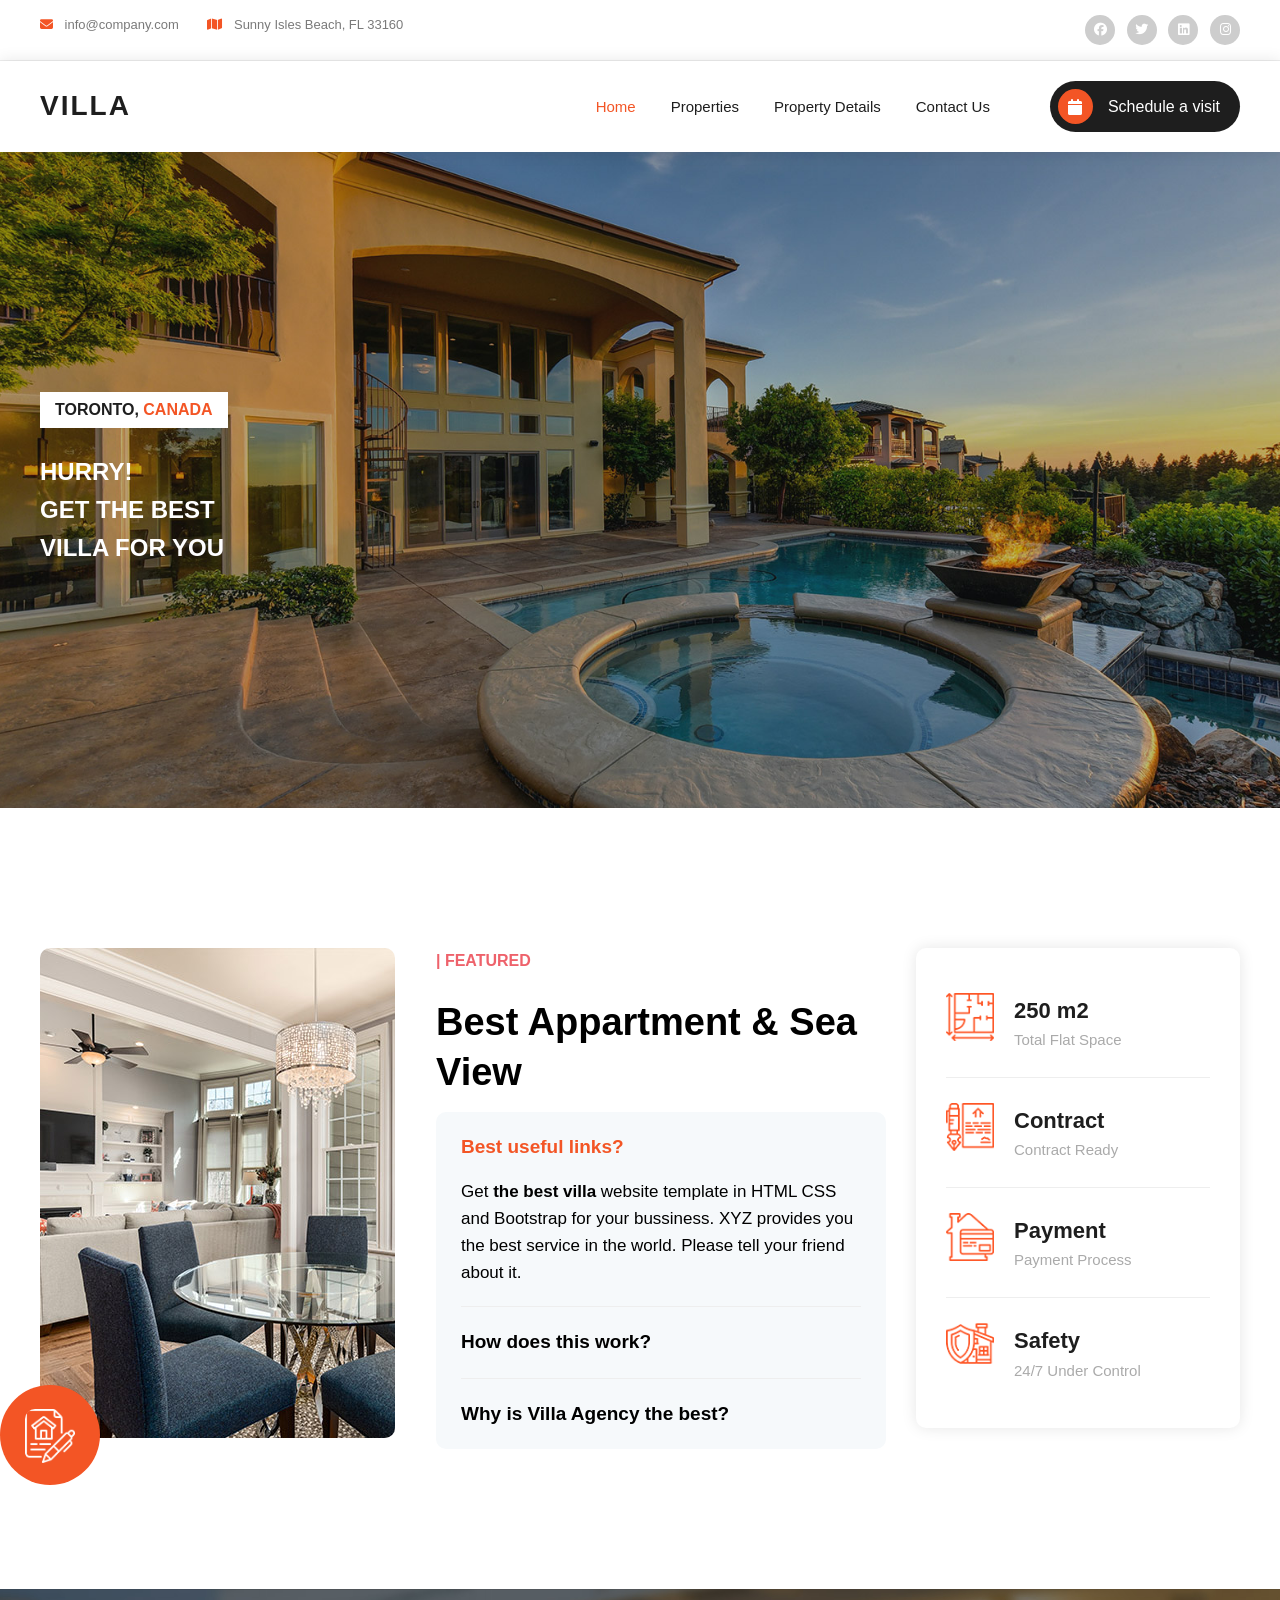
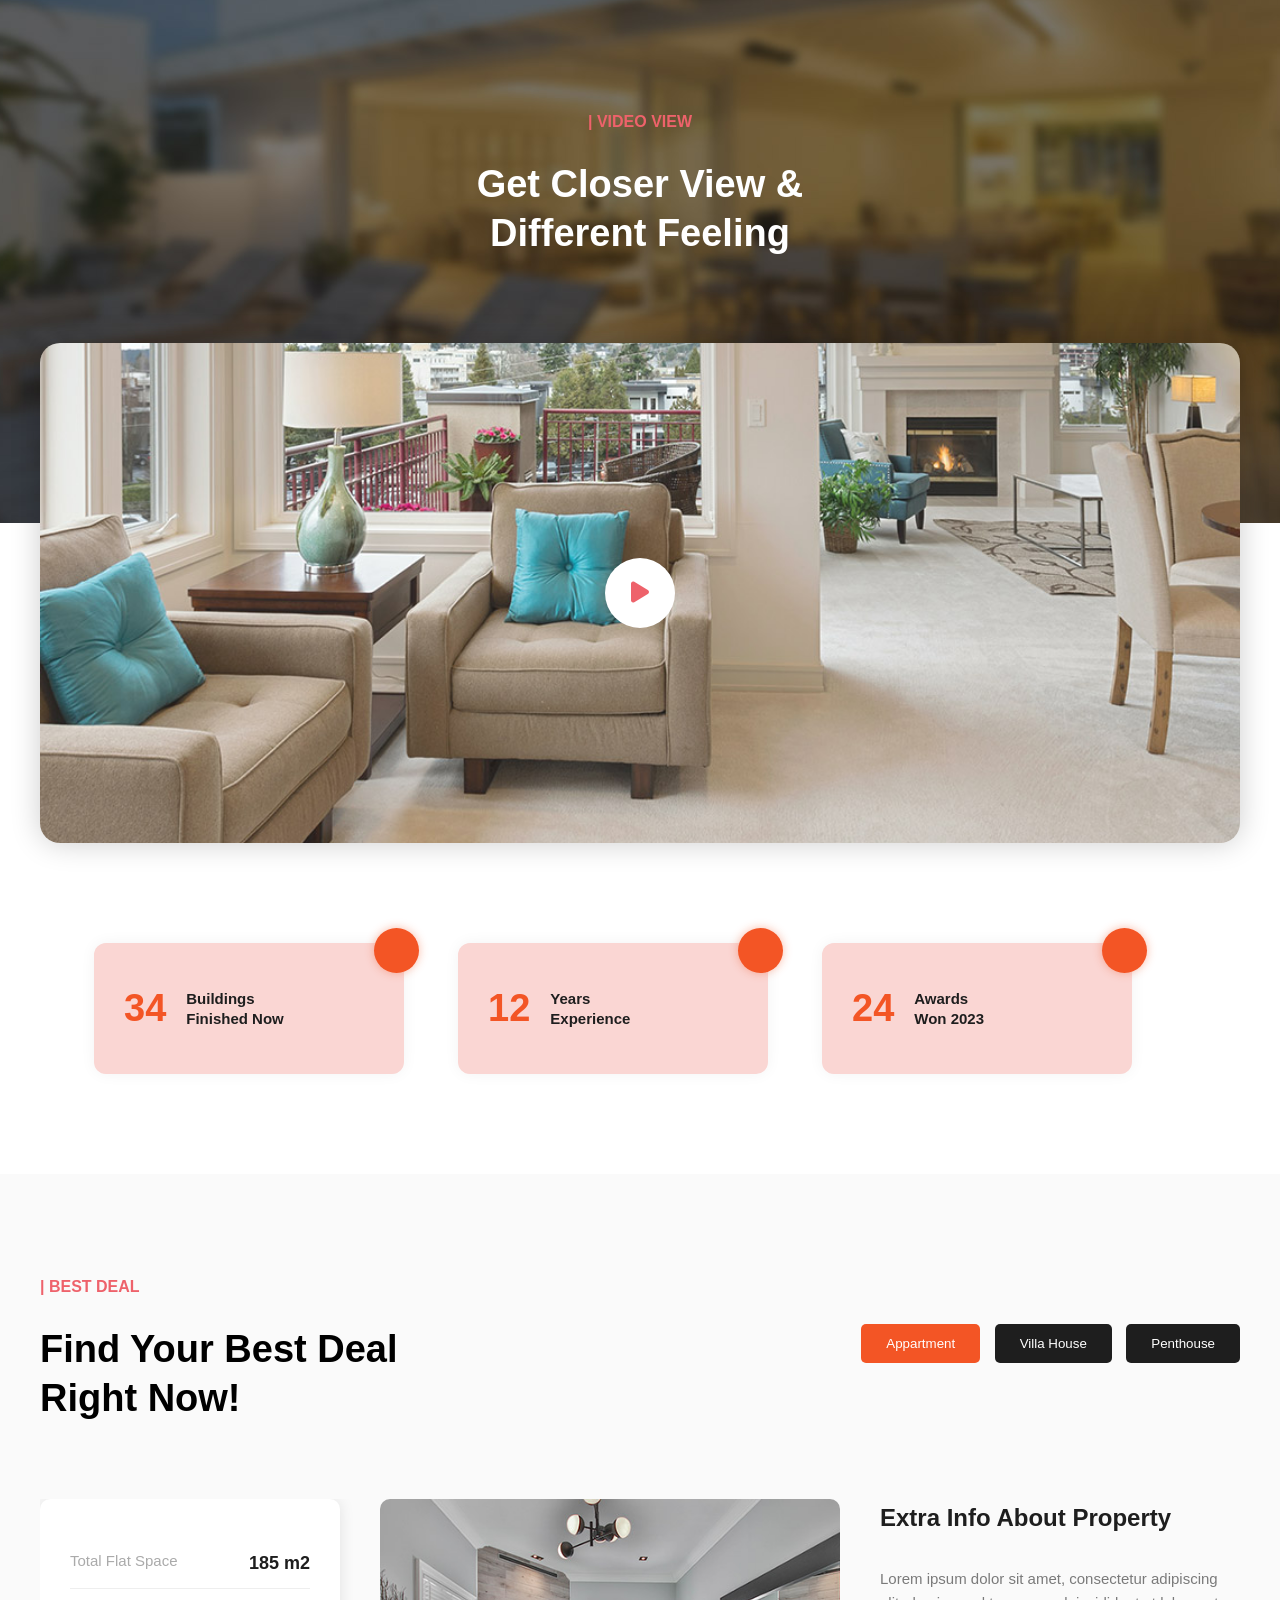
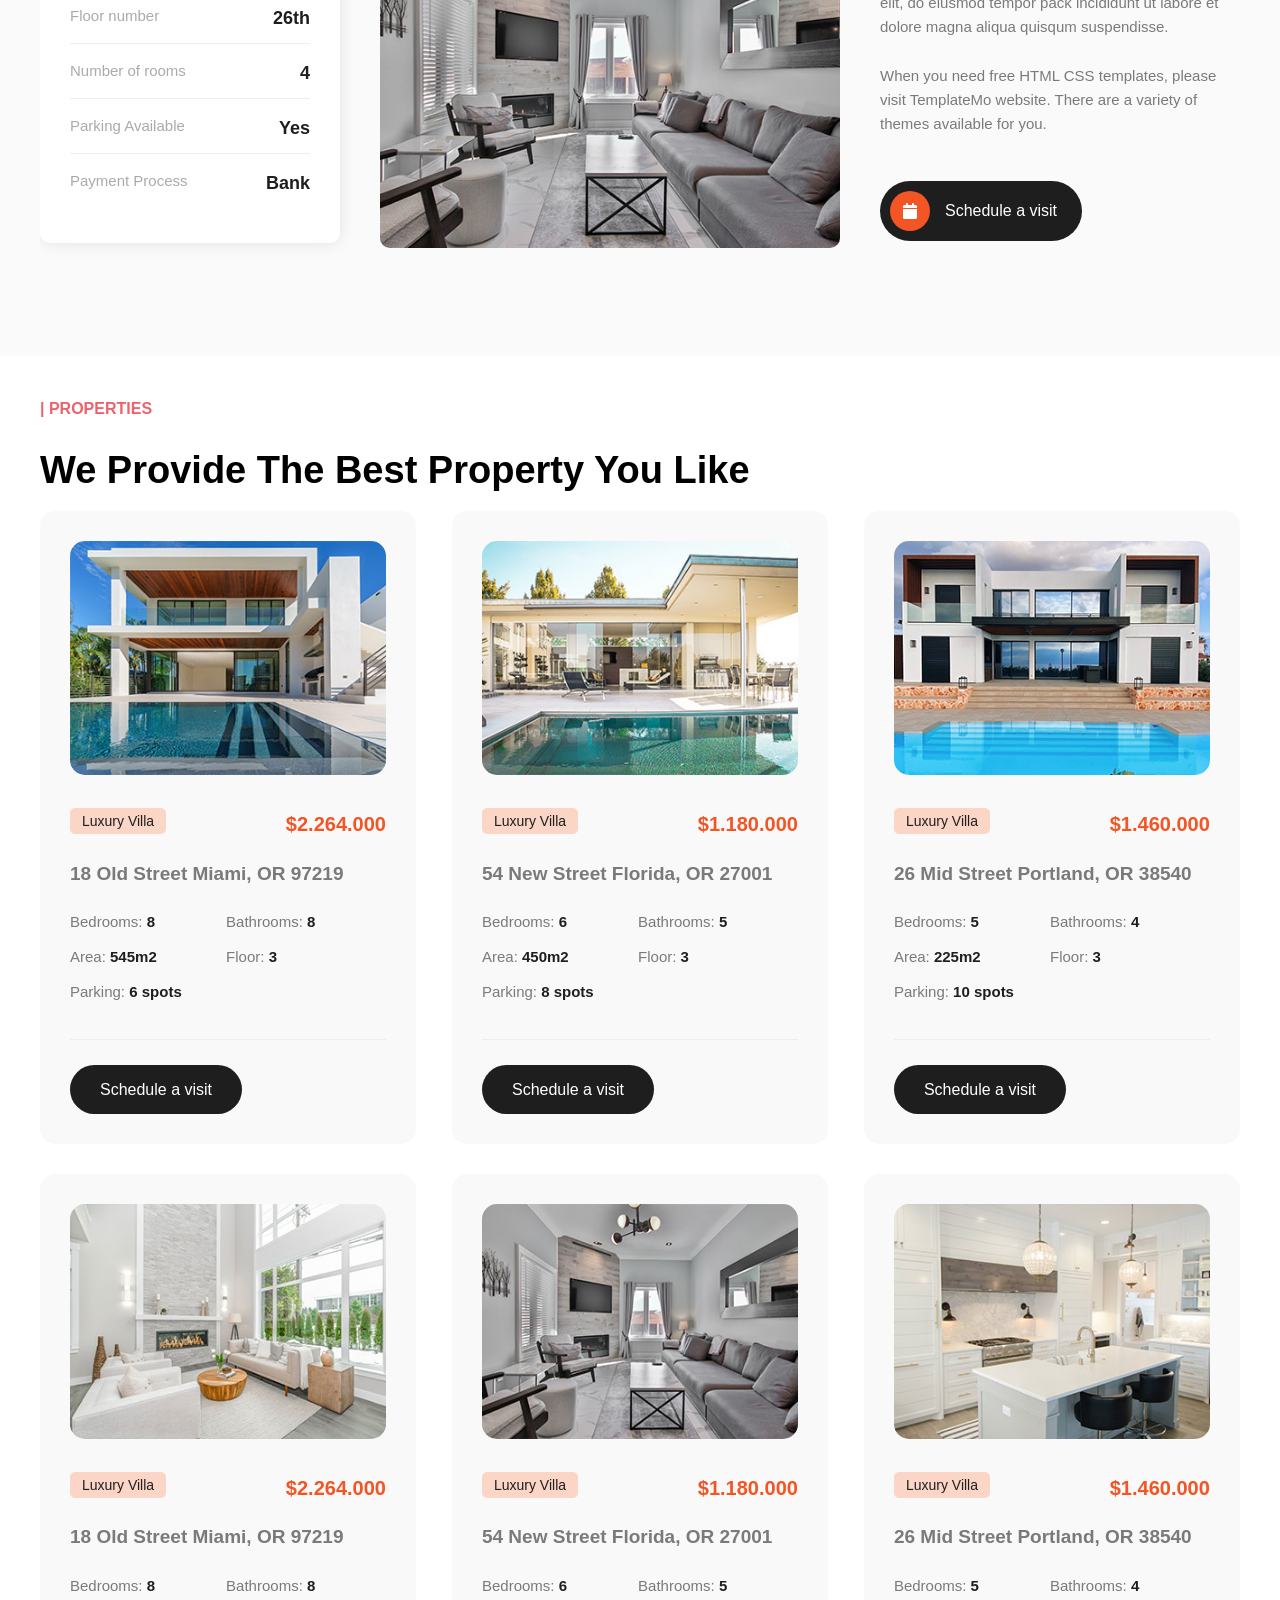
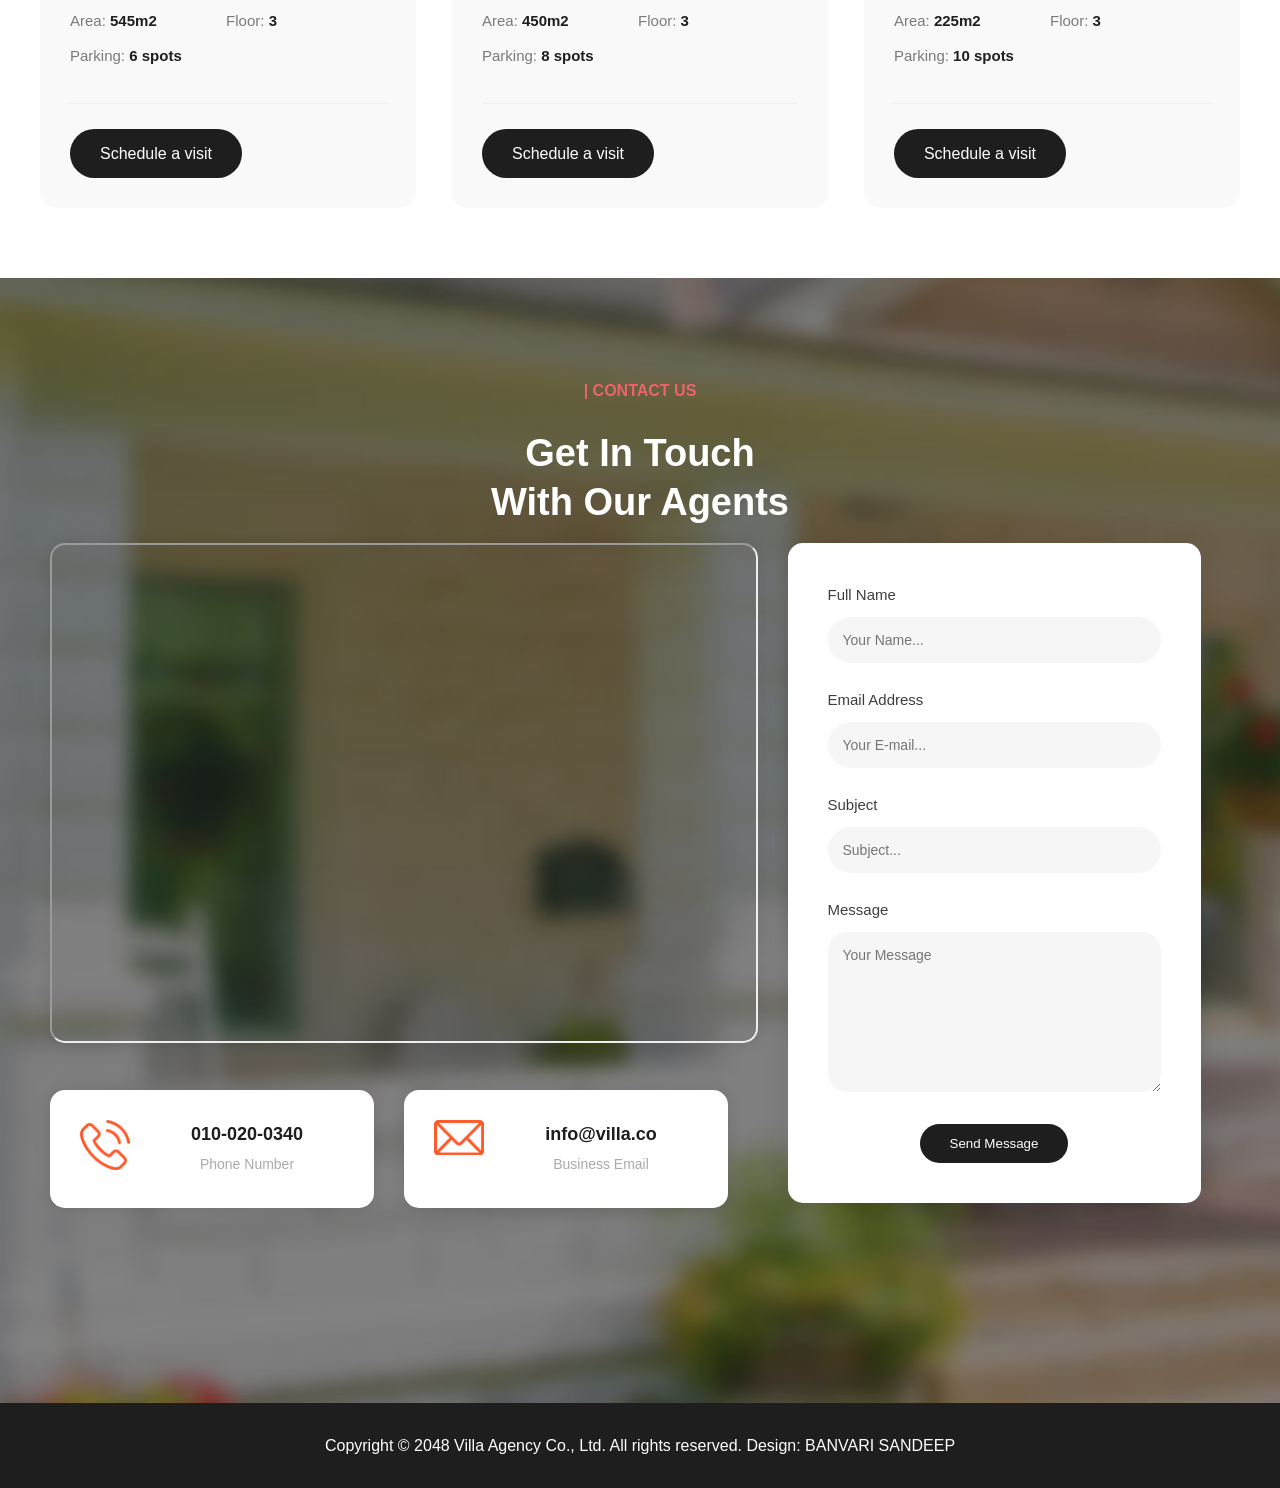
<file: index.html>
<!DOCTYPE html>
<html lang="en">

<head>
    <meta charset="UTF-8">
    <meta name="viewport" content="width=device-width, initial-scale=1.0">
    <title>Villa Project</title>
    <link rel="stylesheet" href="./style.css">
    <!-- Icons -->
    <link rel="stylesheet" href="https://cdnjs.cloudflare.com/ajax/libs/font-awesome/6.4.0/css/all.min.css">
</head>

<body>
    <!-- TOP BAR -->
    <div class="top-info">
        <div class="container clearfix">
            <div class="info-left">
                <div class="info-box"><i class="fa-solid fa-envelope"></i> info@company.com</div>
                <div class="info-box"><i class="fa-solid fa-map"></i> Sunny Isles Beach, FL 33160</div>
            </div>
            <div class="info-right">
                <div class="social-icons">
                    <a href="#"><i class="fa-brands fa-facebook"></i></a>
                    <a href="#"><i class="fa-brands fa-twitter"></i></a>
                    <a href="#"><i class="fa-brands fa-linkedin"></i></a>
                    <a href="#"><i class="fa-brands fa-instagram"></i></a>
                </div>
            </div>
        </div>
    </div>
    <!-- HEADER -->
    <header class="header">
        <div class="container clear">
            <a href="index.html" class="logo">VILLA</a>

            <!-- Mobile Menu Button -->
            <button class="menu-toggle" id="menuToggle">
                <i class="fa-solid fa-bars"></i>
            </button>

            <nav class="nav clear" id="navbar">
                <ul class="menu">
                    <li><a href="index.html" class="active">Home</a></li>
                    <li><a href="properties.html">Properties</a></li>
                    <li><a href="property-details.html">Property Details</a></li>
                    <li><a href="contact.html">Contact Us</a></li>
                </ul>

                <a href="#" class="schedule-btn">
                    <div class="round-icon">
                        <i class="fa-solid fa-calendar"></i>
                    </div>
                    Schedule a visit
                </a>
            </nav>
        </div>
    </header>
    <!-- HERO SECTION -->
    <section class="hero">
        <div class="container">
            <div class="label">TORONTO, <span class="orange-text">CANADA</span></div>
            <h1>HURRY!<br>GET THE BEST<br>VILLA FOR YOU</h1>
        </div>
    </section>

    <!-- FEATURED SECTION -->
    <section class="featured">
        <div class="container clearfix">

            <div class="featured-left">
                <img src="./Assets/featured.jpg" alt="Featured">
                <div class="info-icon"><img src="./Assets/featured-icon.png" alt="Icon"></div>
            </div>

            <div class="featured-middle">
                <div class="heading">
                    <h6>| Featured</h6>
                    <h2>Best Appartment & Sea View</h2>
                </div>
                <div class="accordion">
                    <div class="item">
                        <h4 class="orange-text">Best useful links?</h4>
                        <p style="font-size: 17px;">Get <strong>the best villa</strong> website template in HTML CSS and
                            Bootstrap for your bussiness. XYZ provides you the best service in the world. Please tell
                            your friend about it.</p>
                    </div>
                    <div class="item">
                        <h4>How does this work?</h4>
                    </div>
                    <div class="item">
                        <h4>Why is Villa Agency the best?</h4>
                    </div>
                </div>
            </div>

            <div class="featured-right">
                <div class="info-table">
                    <div class="info-item">
                        <img src="./Assets/info-icon-01.png" alt="Icon">
                        <div class="text">
                            <h4>250 m2</h4>
                            <p>Total Flat Space</p>
                        </div>
                    </div>
                    <div class="info-item">
                        <img src="./Assets/info-icon-02.png" alt="Icon">
                        <div class="text">
                            <h4>Contract</h4>
                            <p>Contract Ready</p>
                        </div>
                    </div>
                    <div class="info-item">
                        <img src="./Assets/info-icon-03.png" alt="Icon">
                        <div class="text">
                            <h4>Payment</h4>
                            <p>Payment Process</p>
                        </div>
                    </div>
                    <div class="info-item">
                        <img src="./Assets/info-icon-04.png" alt="Icon">
                        <div class="text">
                            <h4>Safety</h4>
                            <p>24/7 Under Control</p>
                        </div>
                    </div>
                </div>
            </div>

        </div>
    </section>
    <!-- VIDEO SECTION -->
    <div class="video-section">
        <div class="container">
            <div class="heading">
                <h6>| Video View</h6>
                <h2>Get Closer View & <br>Different Feeling</h2>
            </div>
        </div>
    </div>
    <section class="video-container">
        <div class="container">
            <div class="video-content">
                <a href="#" class="play-btn"><i class="fa fa-play"></i></a>
            </div>
        </div>
    </section>
    <!-- STATS SECTION -->
    <section class="stats">
        <div class="container clearfix">
            <div class="stat-card">
                <h2>34</h2>
                <p>Buildings <br>Finished Now</p>
                <div class="dot"></div>
            </div>
            <div class="stat-card">
                <h2>12</h2>
                <p>Years <br>Experience</p>
                <div class="dot"></div>
            </div>
            <div class="stat-card">
                <h2>24</h2>
                <p>Awards <br>Won 2023</p>
                <div class="dot"></div>
            </div>
        </div>
    </section>
    <!-- BEST DEAL SECTION -->
    <section class="best-deal">
        <div class="container">
            <div class="clearfix">
                <div class="heading">
                    <h6>| Best Deal</h6>
                    <h2>Find Your Best Deal <br> Right Now!</h2>
                </div>
                <div class="deal-tabs">
                    <button class="tab-button active">Appartment</button>
                    <button class="tab-button">Villa House</button>
                    <button class="tab-button">Penthouse</button>
                </div>
            </div>

            <div class="deal-content clearfix">
                <div class="deal-info">
                    <ul>
                        <li>Total Flat Space <span>185 m2</span></li>
                        <li>Floor number <span>26th</span></li>
                        <li>Number of rooms <span>4</span></li>
                        <li>Parking Available <span>Yes</span></li>
                        <li>Payment Process <span>Bank</span></li>
                    </ul>
                </div>
                <div class="deal-image">
                    <img src="./Assets/deal-01.jpg" alt="Deal">
                </div>
                <div class="deal-text">
                    <h3>Extra Info About Property</h3>
                    <p>Lorem ipsum dolor sit amet, consectetur adipiscing elit, do eiusmod tempor pack incididunt ut
                        labore et dolore magna aliqua quisqum suspendisse.</p>
                    <p>When you need free HTML CSS templates, please visit TemplateMo website. There are a variety of
                        themes available for you.</p>
                    <a href="#" class="visit-button">
                        <div class="icon-circle"><i class="fa-solid fa-calendar"></i></div>
                        Schedule a visit
                    </a>
                </div>
            </div>
        </div>
    </section>
    <!-- PROPERTIES SECTION -->
    <section class="properties">
        <div class="container clearfix">
            <div class="heading">
                <h6>| Properties</h6>
                <h2>We Provide The Best Property You Like</h2>
            </div>

            <div class="house-grid clearfix">
                <!-- Property 1 -->
                <div class="house-box">
                    <img src="./Assets/property-01.jpg" alt="Property">
                    <span class="tag">Luxury Villa</span>
                    <span class="price">$2.264.000</span>
                    <h4>18 Old Street Miami, OR 97219</h4>
                    <ul>
                        <li>Bedrooms: <b>8</b></li>
                        <li>Bathrooms: <b>8</b></li>
                        <li>Area: <b>545m2</b></li>
                        <li>Floor: <b>3</b></li>
                        <li>Parking: <b>6 spots</b></li>
                    </ul>
                    <div><a href="#" class="black-button">Schedule a visit</a></div>
                </div>

                <!-- Property 2 -->
                <div class="house-box">
                    <img src="./Assets/property-02.jpg" alt="Property">
                    <span class="tag">Luxury Villa</span>
                    <span class="price">$1.180.000</span>
                    <h4>54 New Street Florida, OR 27001</h4>
                    <ul>
                        <li>Bedrooms: <b>6</b></li>
                        <li>Bathrooms: <b>5</b></li>
                        <li>Area: <b>450m2</b></li>
                        <li>Floor: <b>3</b></li>
                        <li>Parking: <b>8 spots</b></li>
                    </ul>
                    <div><a href="#" class="black-button">Schedule a visit</a></div>
                </div>

                <!-- Property 3 -->
                <div class="house-box">
                    <img src="./Assets/property-03.jpg" alt="Property">
                    <span class="tag">Luxury Villa</span>
                    <span class="price">$1.460.000</span>
                    <h4>26 Mid Street Portland, OR 38540</h4>
                    <ul>
                        <li>Bedrooms: <b>5</b></li>
                        <li>Bathrooms: <b>4</b></li>
                        <li>Area: <b>225m2</b></li>
                        <li>Floor: <b>3</b></li>
                        <li>Parking: <b>10 spots</b></li>
                    </ul>
                    <div><a href="#" class="black-button">Schedule a visit</a></div>
                </div>
            </div>
            <div class="house-grid clearfix">
                <!-- Property 4 -->
                <div class="house-box">
                    <img src="./Assets/property-04.jpg" alt="Property">
                    <span class="tag">Luxury Villa</span>
                    <span class="price">$2.264.000</span>
                    <h4>18 Old Street Miami, OR 97219</h4>
                    <ul>
                        <li>Bedrooms: <b>8</b></li>
                        <li>Bathrooms: <b>8</b></li>
                        <li>Area: <b>545m2</b></li>
                        <li>Floor: <b>3</b></li>
                        <li>Parking: <b>6 spots</b></li>
                    </ul>
                    <div><a href="#" class="black-button">Schedule a visit</a></div>
                </div>

                <!-- Property 5 -->
                <div class="house-box">
                    <img src="./Assets/property-05.jpg" alt="Property">
                    <span class="tag">Luxury Villa</span>
                    <span class="price">$1.180.000</span>
                    <h4>54 New Street Florida, OR 27001</h4>
                    <ul>
                        <li>Bedrooms: <b>6</b></li>
                        <li>Bathrooms: <b>5</b></li>
                        <li>Area: <b>450m2</b></li>
                        <li>Floor: <b>3</b></li>
                        <li>Parking: <b>8 spots</b></li>
                    </ul>
                    <div><a href="#" class="black-button">Schedule a visit</a></div>
                </div>

                <!-- Property 6 -->
                <div class="house-box">
                    <img src="./Assets/property-06.jpg" alt="Property">
                    <span class="tag">Luxury Villa</span>
                    <span class="price">$1.460.000</span>
                    <h4>26 Mid Street Portland, OR 38540</h4>
                    <ul>
                        <li>Bedrooms: <b>5</b></li>
                        <li>Bathrooms: <b>4</b></li>
                        <li>Area: <b>225m2</b></li>
                        <li>Floor: <b>3</b></li>
                        <li>Parking: <b>10 spots</b></li>
                    </ul>
                    <div><a href="#" class="black-button">Schedule a visit</a></div>
                </div>
            </div>
        </div>
    </section>

    <!-- CONTACT SECTION -->
    <section class="contact">
        <div class="container">
            <div class="heading">
                <h6>| Contact Us</h6>
                <h2>Get In Touch <br>With Our Agents</h2>
            </div>
            <div class="contact-layout clearfix">
                <div class="contact-map">
                    <iframe
                        src="https://www.google.com/maps?q=1,4th Main Rd Extension Ayyappa Layout Marathahalli Bangalore 560037&output=embed"
                        width="100%" height="500" allowfullscreen=""></iframe>
                    <div class="contact-info-cards clearfix">
                        <div class="info-card">
                            <img src="./Assets/phone-icon.png" alt="Phone">
                            <h4>010-020-0340<br><span>Phone Number</span></h4>
                        </div>
                        <div class="info-card">
                            <img src="./Assets/email-icon.png" alt="Email">
                            <h4>info@villa.co<br><span>Business Email</span></h4>
                        </div>
                    </div>
                </div>
                <div class="contact-form">
                    <form>
                        <div class="field">
                            <label>Full Name</label>
                            <input type="text" placeholder="Your Name...">
                        </div>
                        <div class="field">
                            <label>Email Address</label>
                            <input type="email" placeholder="Your E-mail...">
                        </div>
                        <div class="field">
                            <label>Subject</label>
                            <input type="text" placeholder="Subject...">
                        </div>
                        <div class="field">
                            <label>Message</label>
                            <textarea placeholder="Your Message"></textarea>
                        </div>
                        <button class="black-button" type="submit">Send Message</button>
                    </form>
                </div>
            </div>
        </div>
    </section>
    <!-- FOOTER -->
    <footer class="footer">
        <p>Copyright &copy; 2048 Villa Agency Co., Ltd. All rights reserved. Design: BANVARI SANDEEP</p>
    </footer>

    <script src="./app.js"></script>
</body>

</html>
</file>
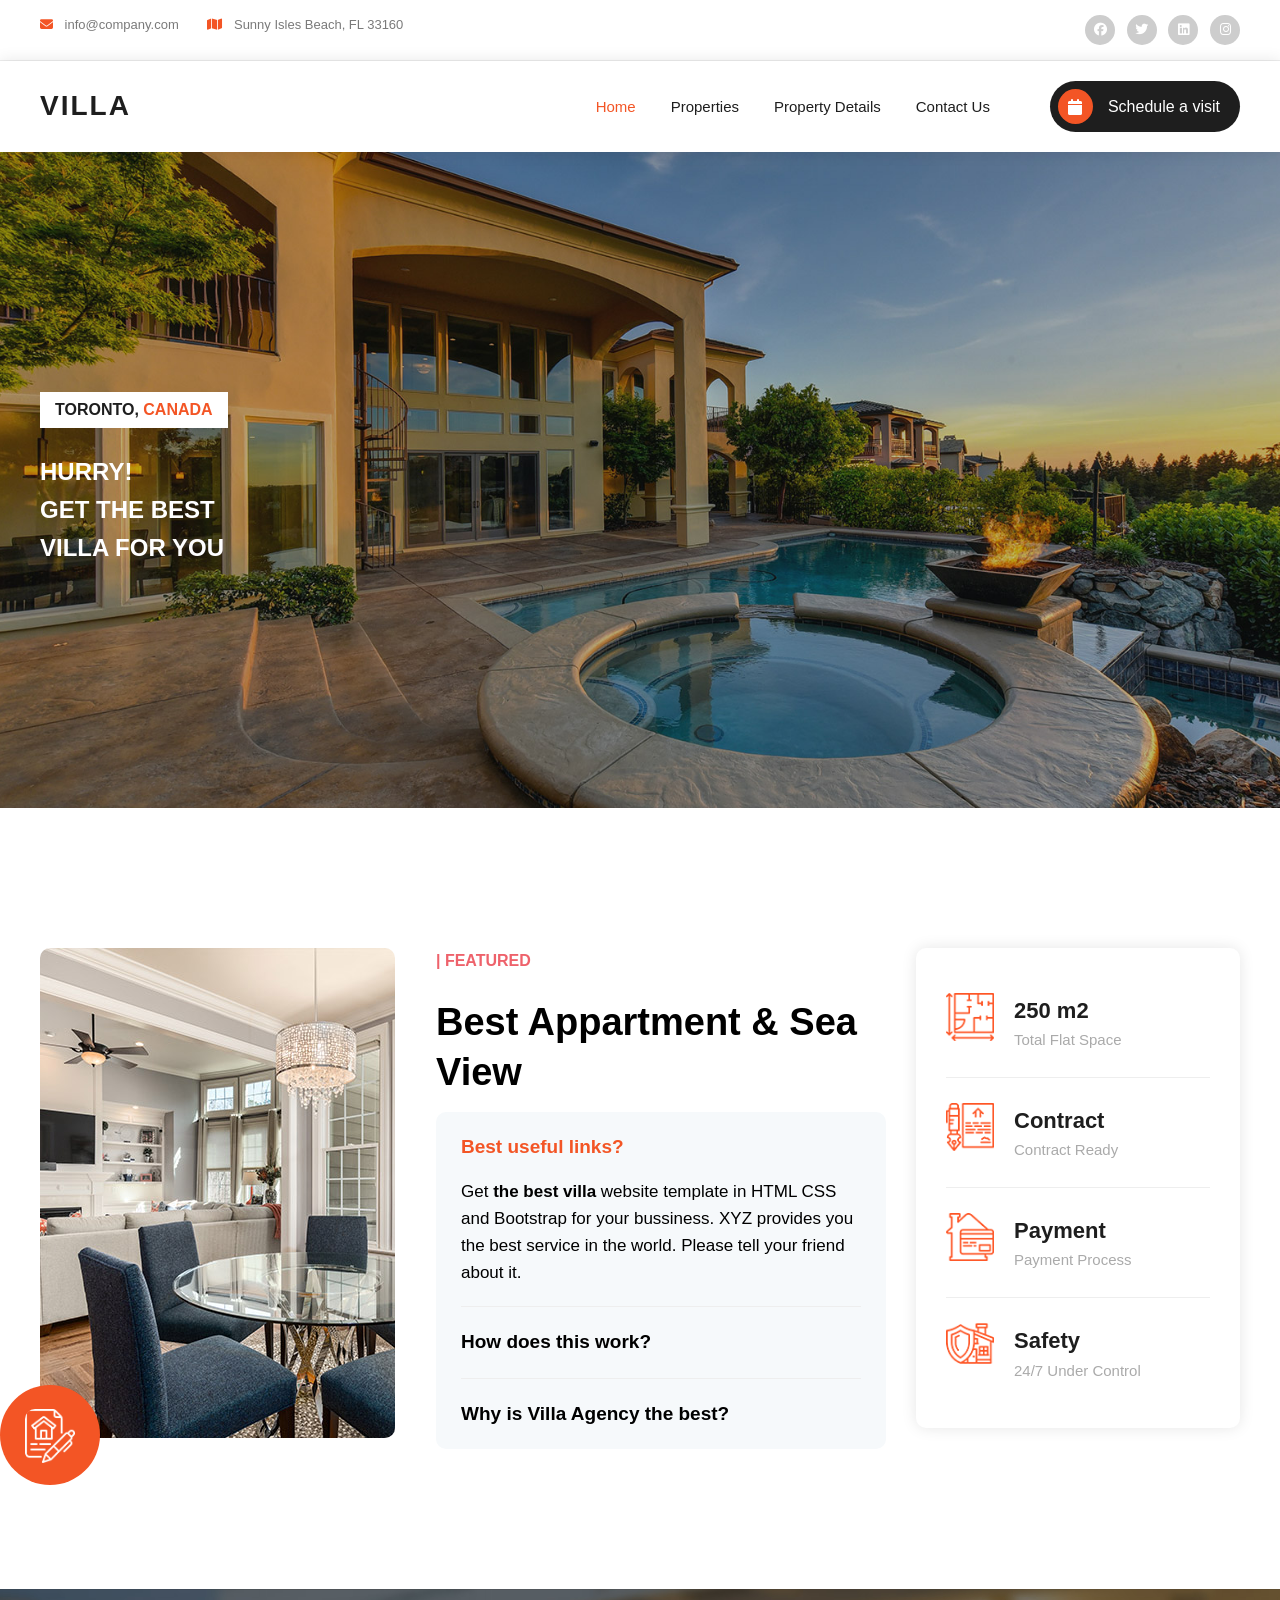
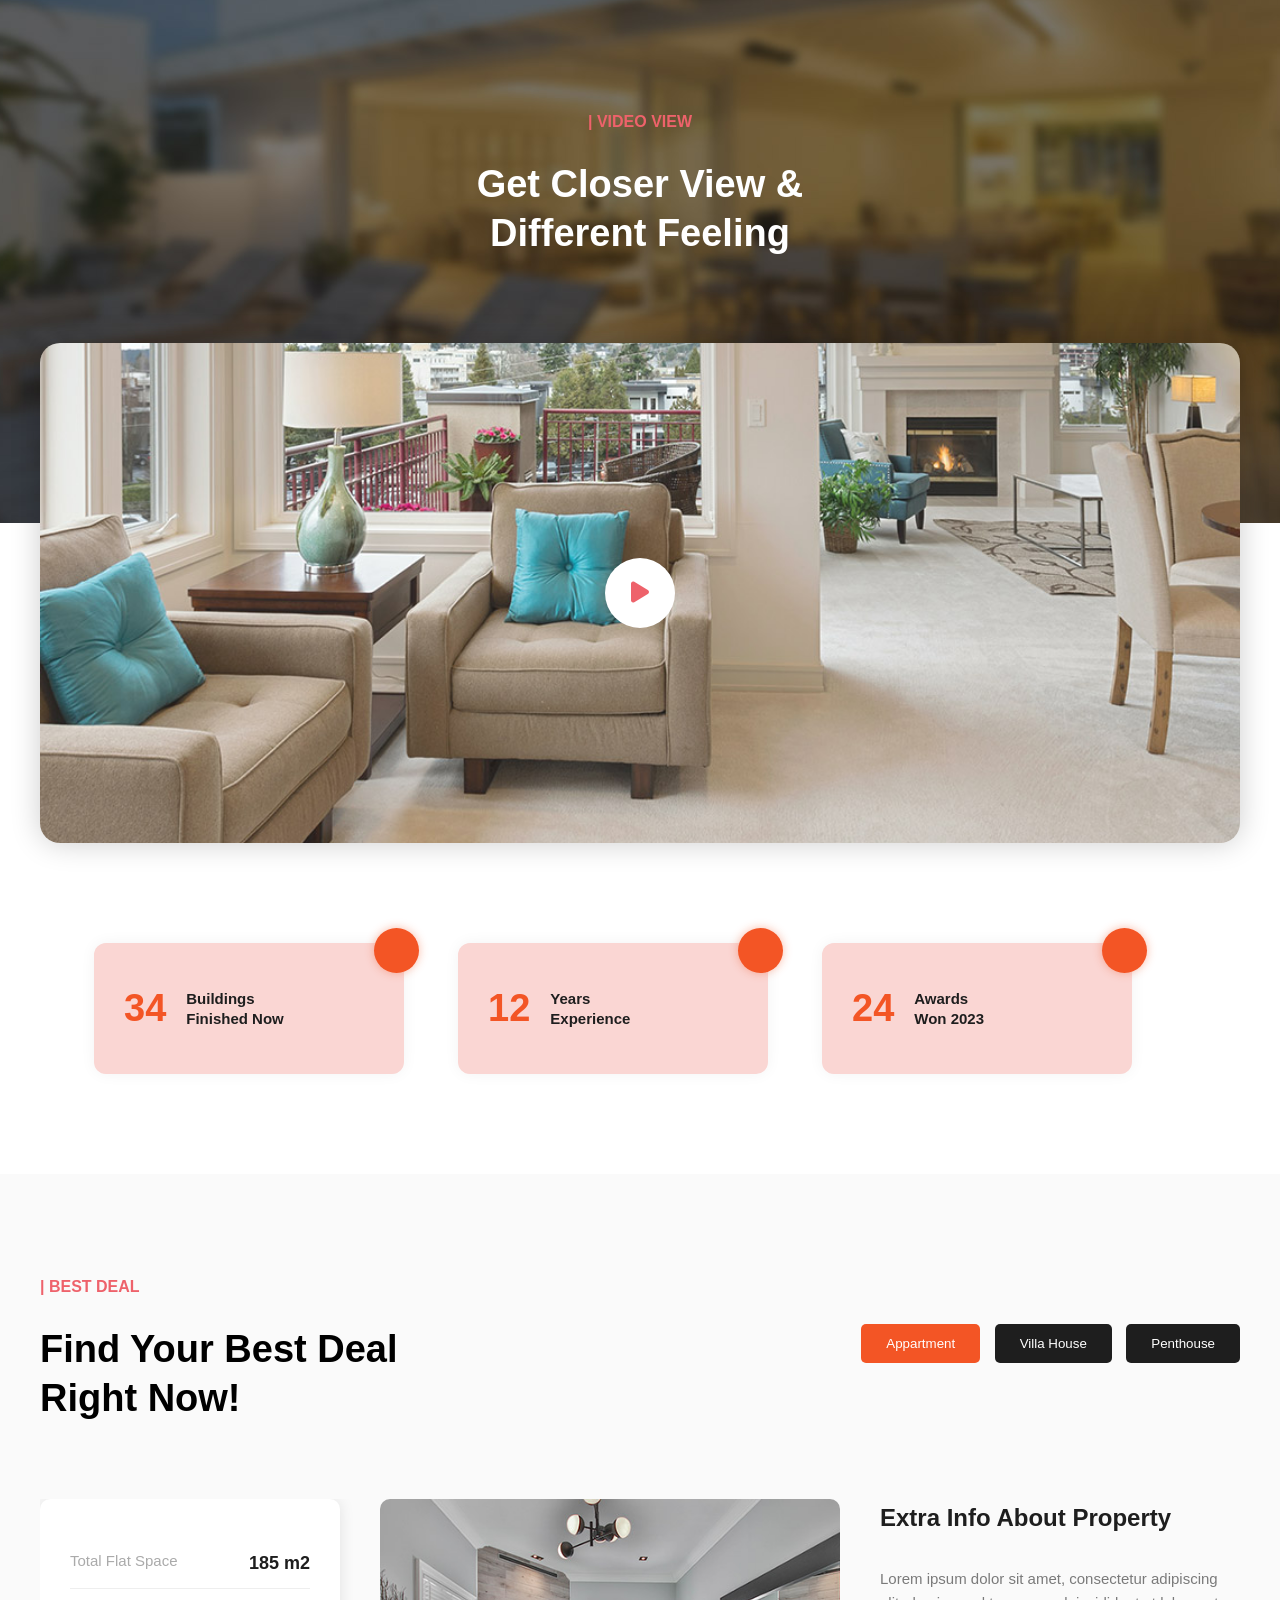
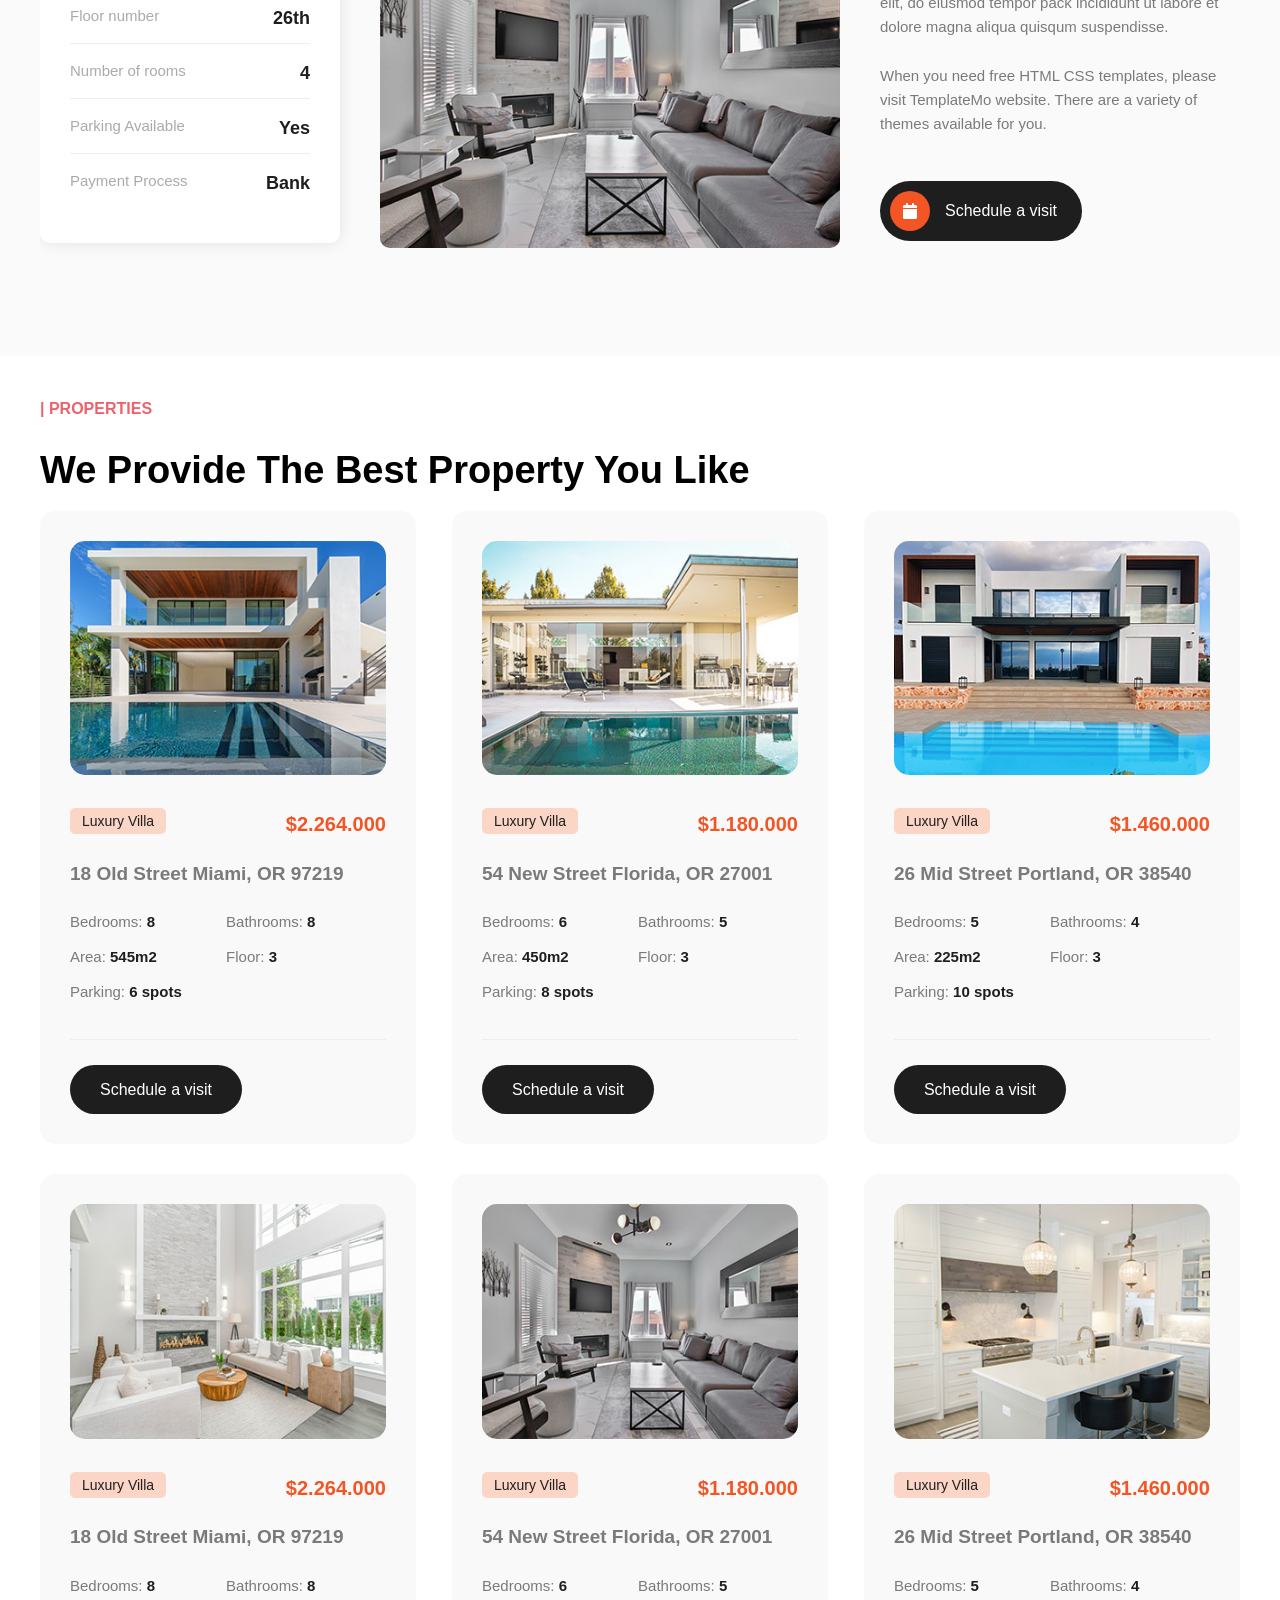
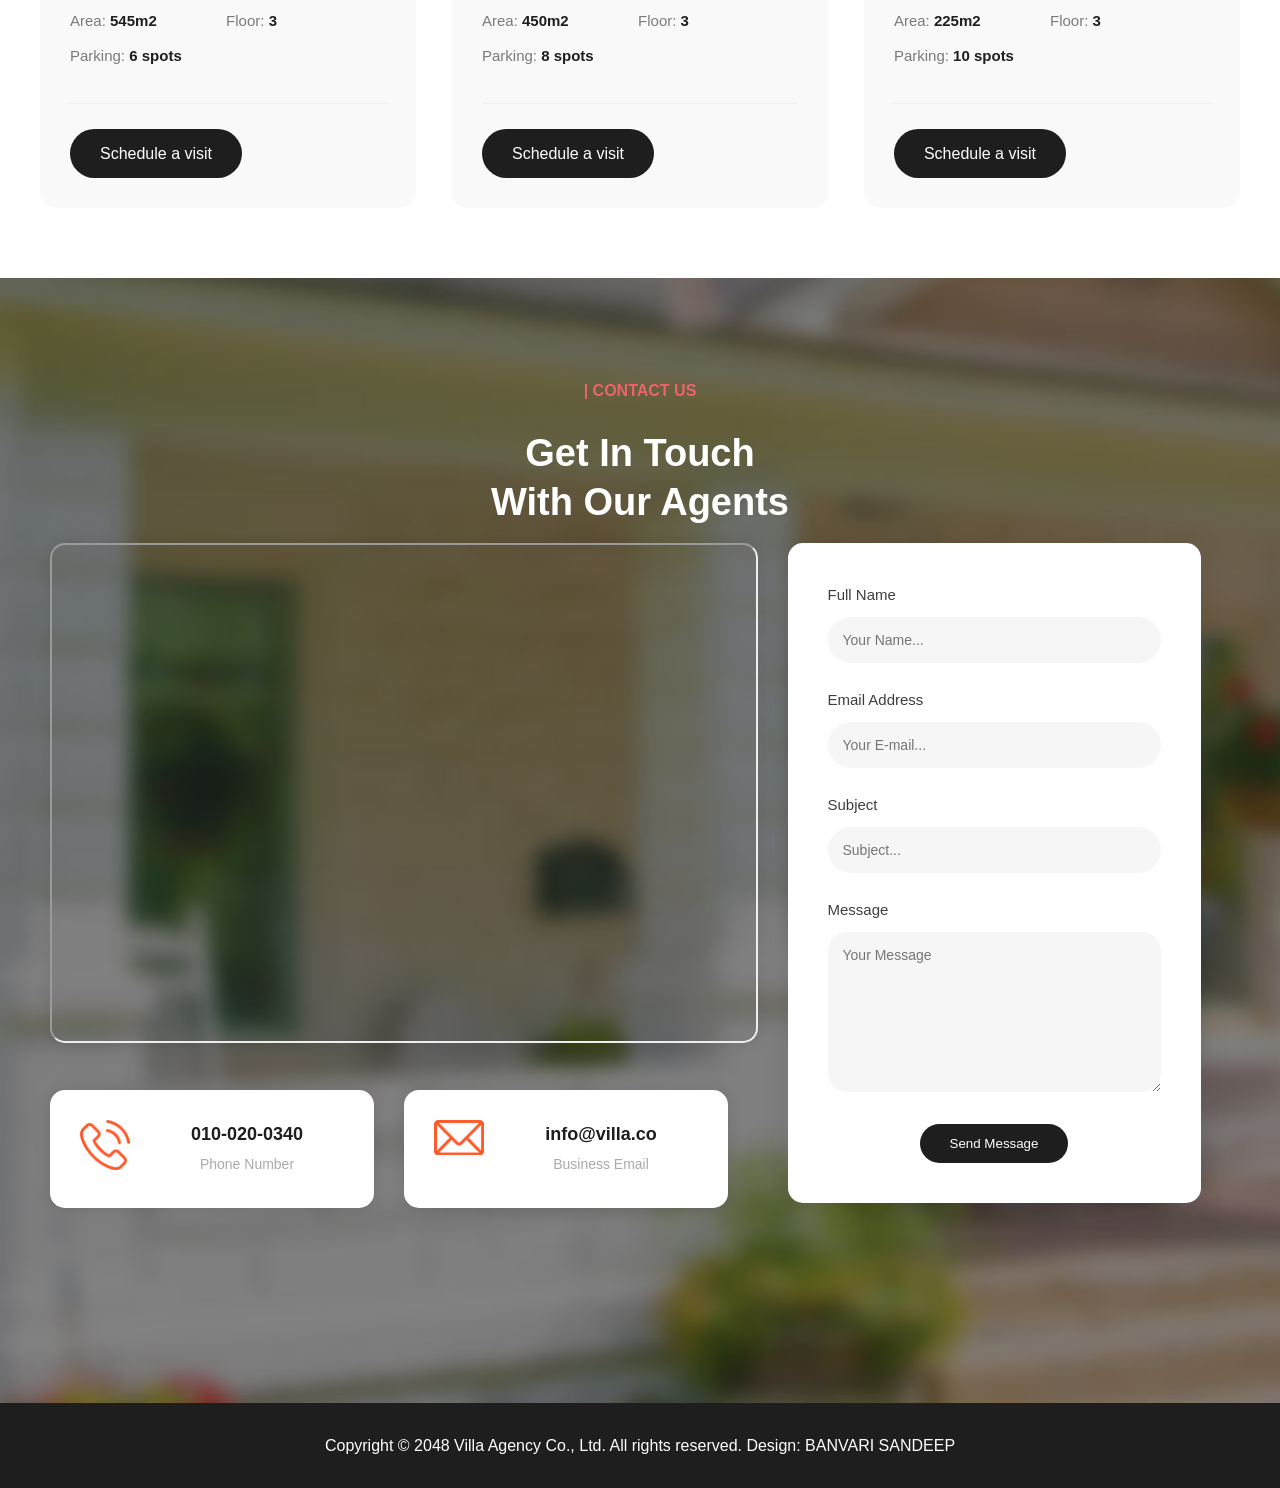
<file: Web Site/index.html>
<!DOCTYPE html>
<html lang="en">

<head>
    <meta charset="UTF-8">
    <meta name="viewport" content="width=device-width, initial-scale=1.0">
    <title>Villa Project</title>
    <link rel="stylesheet" href="./style.css">
    <!-- Icons -->
    <link rel="stylesheet" href="https://cdnjs.cloudflare.com/ajax/libs/font-awesome/6.4.0/css/all.min.css">
</head>

<body>
    <!-- TOP BAR -->
    <div class="top-info">
        <div class="container clearfix">
            <div class="info-left">
                <div class="info-box"><i class="fa-solid fa-envelope"></i> info@company.com</div>
                <div class="info-box"><i class="fa-solid fa-map"></i> Sunny Isles Beach, FL 33160</div>
            </div>
            <div class="info-right">
                <div class="social-icons">
                    <a href="#"><i class="fa-brands fa-facebook"></i></a>
                    <a href="#"><i class="fa-brands fa-twitter"></i></a>
                    <a href="#"><i class="fa-brands fa-linkedin"></i></a>
                    <a href="#"><i class="fa-brands fa-instagram"></i></a>
                </div>
            </div>
        </div>
    </div>
    <!-- HEADER -->
    <header class="header">
        <div class="container clear">
            <a href="index.html" class="logo">VILLA</a>
            <nav class="nav clear">
                <ul class="menu">
                    <li><a href="index.html"  class="active">Home</a></li>
                    <li><a href="properties.html">Properties</a></li>
                    <li><a href="property-details.html">Property Details</a></li>
                    <li><a href="contact.html">Contact Us</a></li>
                </ul>
                <a href="#" class="schedule-btn">
                    <div class="round-icon"><i class="fa-solid fa-calendar"></i></div>
                    Schedule a visit
                </a>
            </nav>
        </div>
    </header>
    <!-- HERO SECTION -->
    <section class="hero">
        <div class="container">
            <div class="label">TORONTO, <span class="orange-text">CANADA</span></div>
            <h1>HURRY!<br>GET THE BEST<br>VILLA FOR YOU</h1>
        </div>
    </section>

    <!-- FEATURED SECTION -->
    <section class="featured">
        <div class="container clearfix">

            <div class="featured-left">
                <img src="../Assets/featured.jpg" alt="Featured">
                <div class="info-icon"><img src="../Assets/featured-icon.png" alt="Icon"></div>
            </div>

            <div class="featured-middle">
                <div class="heading">
                    <h6>| Featured</h6>
                    <h2>Best Appartment & Sea View</h2>
                </div>
                <div class="accordion">
                    <div class="item">
                        <h4 class="orange-text">Best useful links?</h4>
                        <p style="font-size: 17px;">Get <strong>the best villa</strong> website template in HTML CSS and
                            Bootstrap for your bussiness. XYZ provides you the best service in the world. Please tell
                            your friend about it.</p>
                    </div>
                    <div class="item">
                        <h4>How does this work?</h4>
                    </div>
                    <div class="item">
                        <h4>Why is Villa Agency the best?</h4>
                    </div>
                </div>
            </div>

            <div class="featured-right">
                <div class="info-table">
                    <div class="info-item">
                        <img src="../Assets/info-icon-01.png" alt="Icon">
                        <div class="text">
                            <h4>250 m2</h4>
                            <p>Total Flat Space</p>
                        </div>
                    </div>
                    <div class="info-item">
                        <img src="../Assets/info-icon-02.png" alt="Icon">
                        <div class="text">
                            <h4>Contract</h4>
                            <p>Contract Ready</p>
                        </div>
                    </div>
                    <div class="info-item">
                        <img src="../Assets/info-icon-03.png" alt="Icon">
                        <div class="text">
                            <h4>Payment</h4>
                            <p>Payment Process</p>
                        </div>
                    </div>
                    <div class="info-item">
                        <img src="../Assets/info-icon-04.png" alt="Icon">
                        <div class="text">
                            <h4>Safety</h4>
                            <p>24/7 Under Control</p>
                        </div>
                    </div>
                </div>
            </div>

        </div>
    </section>
    <!-- VIDEO SECTION -->
    <div class="video-section">
        <div class="container">
            <div class="heading">
                <h6>| Video View</h6>
                <h2>Get Closer View & <br>Different Feeling</h2>
            </div>
        </div>
    </div>
    <section class="video-container">
        <div class="container">
            <div class="video-content">
                <a href="#" class="play-btn"><i class="fa fa-play"></i></a>
            </div>
        </div>
    </section>
    <!-- STATS SECTION -->
    <section class="stats">
        <div class="container clearfix">
            <div class="stat-card">
                <h2>34</h2>
                <p>Buildings <br>Finished Now</p>
                <div class="dot"></div>
            </div>
            <div class="stat-card">
                <h2>12</h2>
                <p>Years <br>Experience</p>
                <div class="dot"></div>
            </div>
            <div class="stat-card">
                <h2>24</h2>
                <p>Awards <br>Won 2023</p>
                <div class="dot"></div>
            </div>
        </div>
    </section>
    <!-- BEST DEAL SECTION -->
    <section class="best-deal">
        <div class="container">
            <div class="clearfix">
                <div class="heading">
                    <h6>| Best Deal</h6>
                    <h2>Find Your Best Deal <br> Right Now!</h2>
                </div>
                <div class="deal-tabs">
                    <button class="tab-button active">Appartment</button>
                    <button class="tab-button">Villa House</button>
                    <button class="tab-button">Penthouse</button>
                </div>
            </div>

            <div class="deal-content clearfix">
                <div class="deal-info">
                    <ul>
                        <li>Total Flat Space <span>185 m2</span></li>
                        <li>Floor number <span>26th</span></li>
                        <li>Number of rooms <span>4</span></li>
                        <li>Parking Available <span>Yes</span></li>
                        <li>Payment Process <span>Bank</span></li>
                    </ul>
                </div>
                <div class="deal-image">
                    <img src="../Assets/deal-01.jpg" alt="Deal">
                </div>
                <div class="deal-text">
                    <h3>Extra Info About Property</h3>
                    <p>Lorem ipsum dolor sit amet, consectetur adipiscing elit, do eiusmod tempor pack incididunt ut
                        labore et dolore magna aliqua quisqum suspendisse.</p>
                    <p>When you need free HTML CSS templates, please visit TemplateMo website. There are a variety of
                        themes available for you.</p>
                    <a href="#" class="visit-button">
                        <div class="icon-circle"><i class="fa-solid fa-calendar"></i></div>
                        Schedule a visit
                    </a>
                </div>
            </div>
        </div>
    </section>
    <!-- PROPERTIES SECTION -->
    <section class="properties">
        <div class="container clearfix">
            <div class="heading">
                <h6>| Properties</h6>
                <h2>We Provide The Best Property You Like</h2>
            </div>

            <div class="house-grid clearfix">
                <!-- Property 1 -->
                <div class="house-box">
                    <img src="../Assets/property-01.jpg" alt="Property">
                    <span class="tag">Luxury Villa</span>
                    <span class="price">$2.264.000</span>
                    <h4>18 Old Street Miami, OR 97219</h4>
                    <ul>
                        <li>Bedrooms: <b>8</b></li>
                        <li>Bathrooms: <b>8</b></li>
                        <li>Area: <b>545m2</b></li>
                        <li>Floor: <b>3</b></li>
                        <li>Parking: <b>6 spots</b></li>
                    </ul>
                    <div><a href="#" class="black-button">Schedule a visit</a></div>
                </div>

                <!-- Property 2 -->
                <div class="house-box">
                    <img src="../Assets/property-02.jpg" alt="Property">
                    <span class="tag">Luxury Villa</span>
                    <span class="price">$1.180.000</span>
                    <h4>54 New Street Florida, OR 27001</h4>
                    <ul>
                        <li>Bedrooms: <b>6</b></li>
                        <li>Bathrooms: <b>5</b></li>
                        <li>Area: <b>450m2</b></li>
                        <li>Floor: <b>3</b></li>
                        <li>Parking: <b>8 spots</b></li>
                    </ul>
                    <div><a href="#" class="black-button">Schedule a visit</a></div>
                </div>

                <!-- Property 3 -->
                <div class="house-box">
                    <img src="../Assets/property-03.jpg" alt="Property">
                    <span class="tag">Luxury Villa</span>
                    <span class="price">$1.460.000</span>
                    <h4>26 Mid Street Portland, OR 38540</h4>
                    <ul>
                        <li>Bedrooms: <b>5</b></li>
                        <li>Bathrooms: <b>4</b></li>
                        <li>Area: <b>225m2</b></li>
                        <li>Floor: <b>3</b></li>
                        <li>Parking: <b>10 spots</b></li>
                    </ul>
                    <div><a href="#" class="black-button">Schedule a visit</a></div>
                </div>
            </div>
            <div class="house-grid clearfix">
                <!-- Property 4 -->
                <div class="house-box">
                    <img src="../Assets/property-04.jpg" alt="Property">
                    <span class="tag">Luxury Villa</span>
                    <span class="price">$2.264.000</span>
                    <h4>18 Old Street Miami, OR 97219</h4>
                    <ul>
                        <li>Bedrooms: <b>8</b></li>
                        <li>Bathrooms: <b>8</b></li>
                        <li>Area: <b>545m2</b></li>
                        <li>Floor: <b>3</b></li>
                        <li>Parking: <b>6 spots</b></li>
                    </ul>
                    <div><a href="#" class="black-button">Schedule a visit</a></div>
                </div>

                <!-- Property 5 -->
                <div class="house-box">
                    <img src="../Assets/property-05.jpg" alt="Property">
                    <span class="tag">Luxury Villa</span>
                    <span class="price">$1.180.000</span>
                    <h4>54 New Street Florida, OR 27001</h4>
                    <ul>
                        <li>Bedrooms: <b>6</b></li>
                        <li>Bathrooms: <b>5</b></li>
                        <li>Area: <b>450m2</b></li>
                        <li>Floor: <b>3</b></li>
                        <li>Parking: <b>8 spots</b></li>
                    </ul>
                    <div><a href="#" class="black-button">Schedule a visit</a></div>
                </div>

                <!-- Property 6 -->
                <div class="house-box">
                    <img src="../Assets/property-06.jpg" alt="Property">
                    <span class="tag">Luxury Villa</span>
                    <span class="price">$1.460.000</span>
                    <h4>26 Mid Street Portland, OR 38540</h4>
                    <ul>
                        <li>Bedrooms: <b>5</b></li>
                        <li>Bathrooms: <b>4</b></li>
                        <li>Area: <b>225m2</b></li>
                        <li>Floor: <b>3</b></li>
                        <li>Parking: <b>10 spots</b></li>
                    </ul>
                    <div><a href="#" class="black-button">Schedule a visit</a></div>
                </div>
            </div>
        </div>
    </section>

    <!-- CONTACT SECTION -->
    <section class="contact">
        <div class="container">
            <div class="heading">
                <h6>| Contact Us</h6>
                <h2>Get In Touch <br>With Our Agents</h2>
            </div>
            <div class="contact-layout clearfix">
                <div class="contact-map">
                    <iframe
                        src="https://www.google.com/maps?q=1,4th Main Rd Extension Ayyappa Layout Marathahalli Bangalore 560037&output=embed"
                        width="100%" height="500" allowfullscreen=""></iframe>
                    <div class="contact-info-cards clearfix">
                        <div class="info-card">
                            <img src="../Assets/phone-icon.png" alt="Phone">
                            <h4>010-020-0340<br><span>Phone Number</span></h4>
                        </div>
                        <div class="info-card">
                            <img src="../Assets/email-icon.png" alt="Email">
                            <h4>info@villa.co<br><span>Business Email</span></h4>
                        </div>
                    </div>
                </div>
                <div class="contact-form">
                    <form>
                        <div class="field">
                            <label>Full Name</label>
                            <input type="text" placeholder="Your Name...">
                        </div>
                        <div class="field">
                            <label>Email Address</label>
                            <input type="email" placeholder="Your E-mail...">
                        </div>
                        <div class="field">
                            <label>Subject</label>
                            <input type="text" placeholder="Subject...">
                        </div>
                        <div class="field">
                            <label>Message</label>
                            <textarea placeholder="Your Message"></textarea>
                        </div>
                        <button class="black-button" type="submit">Send Message</button>
                    </form>
                </div>
            </div>
        </div>
    </section>
    <!-- FOOTER -->
    <footer class="footer">
        <p>Copyright &copy; 2048 Villa Agency Co., Ltd. All rights reserved. Design: BANVARI SANDEEP</p>
    </footer>

    <script>
        document.querySelector('.mobile-nav-toggle').addEventListener('click', function () {
            document.querySelector('.nav').classList.toggle('active');
        });
    </script>
</body>

</html>
</file>
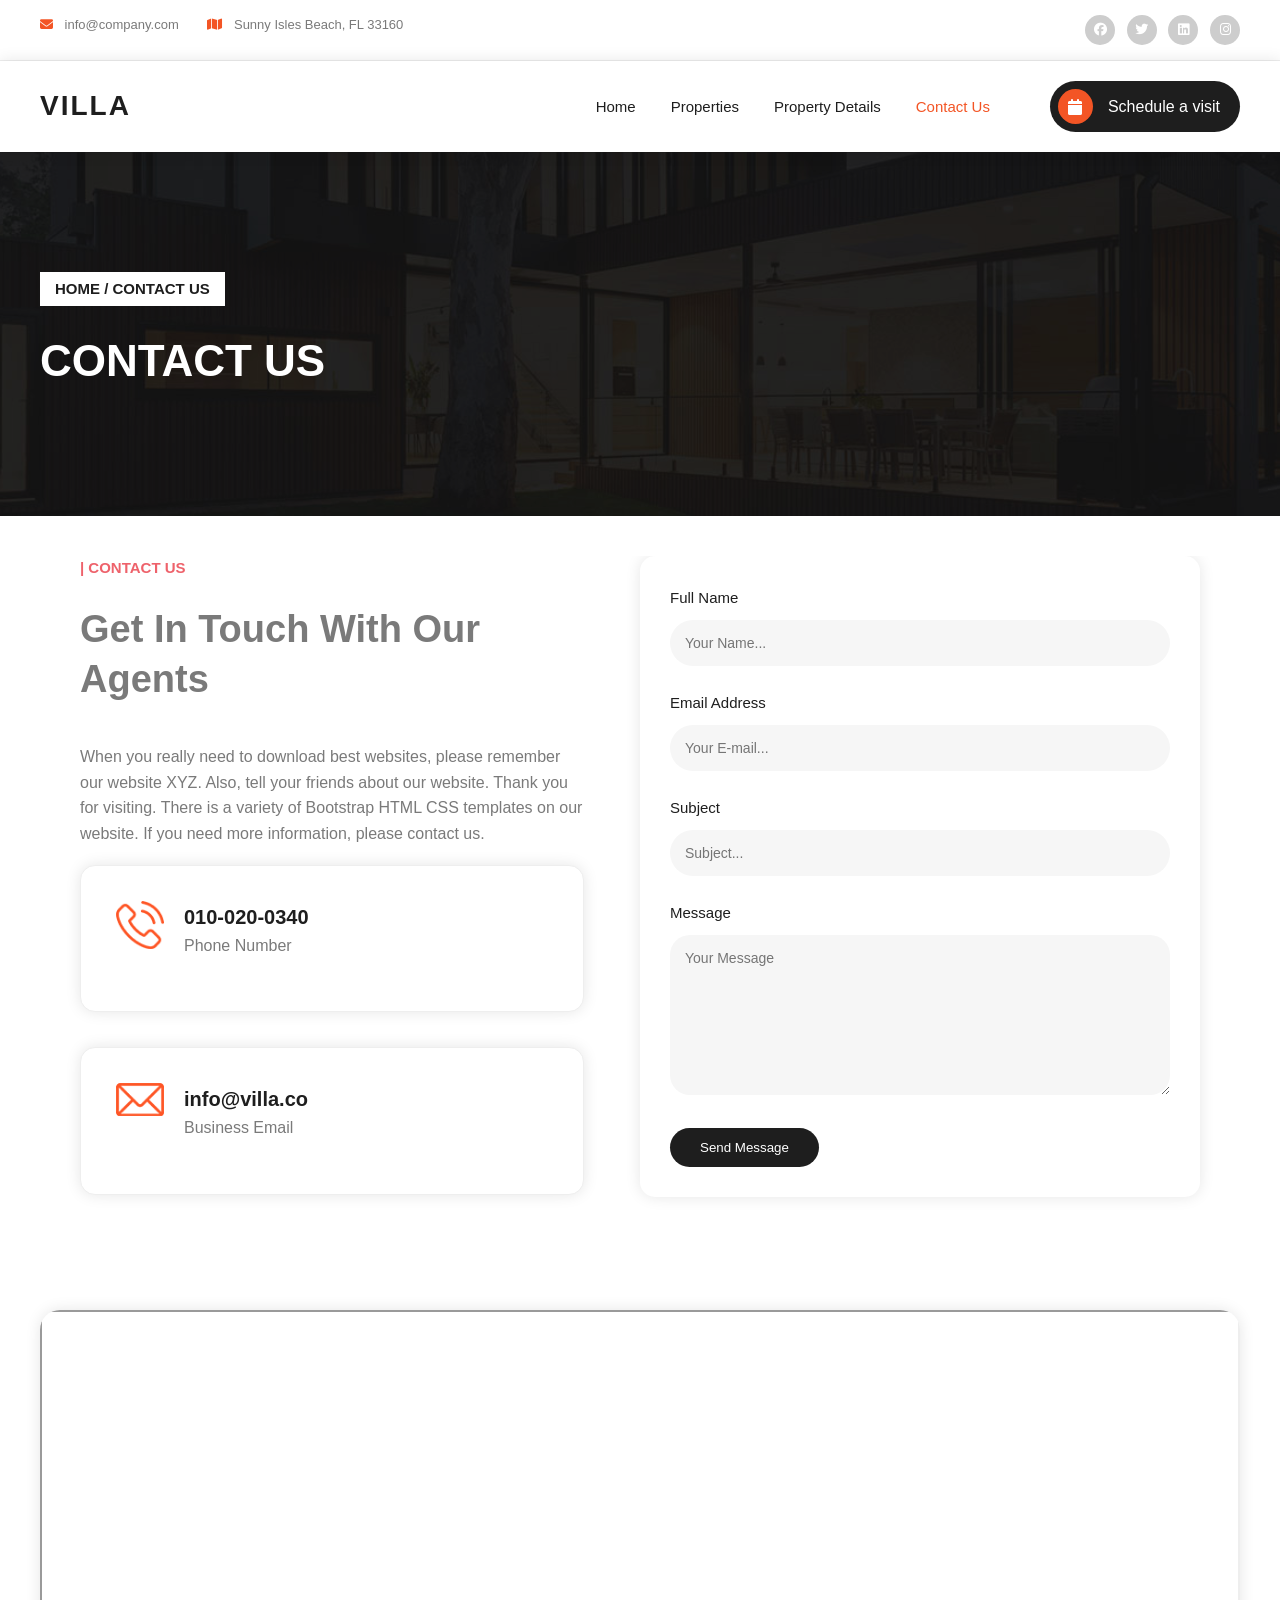
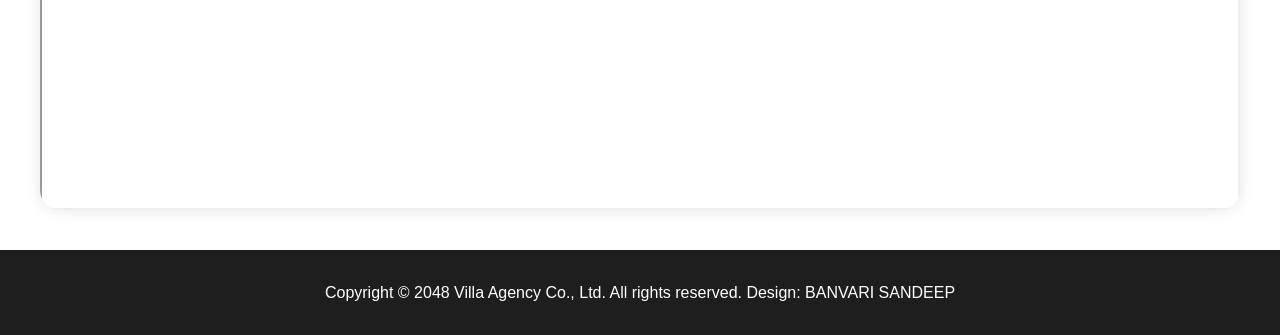
<file: contact.html>
<!DOCTYPE html>
<html lang="en">

<head>
    <meta charset="UTF-8">
    <meta name="viewport" content="width=device-width, initial-scale=1.0">
    <title>Contact Us</title>
    <link rel="stylesheet" href="./style.css">
    <!-- Icons -->
    <link rel="stylesheet" href="https://cdnjs.cloudflare.com/ajax/libs/font-awesome/6.4.0/css/all.min.css">
</head>

<body>
    <!-- TOP BAR -->
    <div class="top-info">
        <div class="container clearfix">
            <div class="info-left">
                <div class="info-box"><i class="fa-solid fa-envelope"></i> info@company.com</div>
                <div class="info-box"><i class="fa-solid fa-map"></i> Sunny Isles Beach, FL 33160</div>
            </div>
            <div class="info-right">
                <div class="social-icons">
                    <a href="#"><i class="fa-brands fa-facebook"></i></a>
                    <a href="#"><i class="fa-brands fa-twitter"></i></a>
                    <a href="#"><i class="fa-brands fa-linkedin"></i></a>
                    <a href="#"><i class="fa-brands fa-instagram"></i></a>
                </div>
            </div>
        </div>
    </div>
    <!-- HEADER -->
    <header class="header">
        <div class="container clear">
            <a href="index.html" class="logo">VILLA</a>
            <!-- Mobile Menu Button -->
            <button class="menu-toggle" id="menuToggle">
                <i class="fa-solid fa-bars"></i>
            </button>
            <nav class="nav clear"  id="navbar">
                <ul class="menu">
                    <li><a href="index.html">Home</a></li>
                    <li><a href="properties.html">Properties</a></li>
                    <li><a href="property-details.html">Property Details</a></li>
                    <li><a href="contact.html" class="active">Contact Us</a></li>
                </ul>
                <a href="#" class="schedule-btn">
                    <div class="round-icon"><i class="fa-solid fa-calendar"></i></div>
                    Schedule a visit
                </a>
            </nav>
        </div>
    </header>

    <!-- BANNER -->
    <div class="cp-banner cp-details-banner">
        <div class="container">
            <div class="cp-path">HOME / CONTACT US</div>
            <h1>Contact Us</h1>
        </div>
    </div>

    <!-- Contact Section -->
    <section class="cp-section">
        <div class="container">

            <div class="cp-layout clearfix">

                <div class="cp-info-part">
                    <div class="cp-heading">
                        <h6>| Contact Us</h6>
                        <h2>Get In Touch With Our Agents</h2>
                    </div>
                    <p>When you really need to download best websites, please remember our website XYZ. Also, tell your
                        friends
                        about our website. Thank you for visiting. There is a variety of Bootstrap HTML CSS templates on
                        our
                        website. If you need more information, please contact us.</p>

                    <div class="cp-info-card-box clearfix">
                        <img src="./Assets/phone-icon.png" alt="Phone">
                        <div class="cp-text">
                            <h4>010-020-0340</h4>
                            <p>Phone Number</p>
                        </div>
                    </div>
                    <div class="cp-info-card-box clearfix">
                        <img src="./Assets/email-icon.png" alt="Email">
                        <div class="cp-text">
                            <h4>info@villa.co</h4>
                            <p>Business Email</p>
                        </div>
                    </div>
                </div>

                <div class="cp-form-part">
                    <form>
                        <div class="cp-field">
                            <label>Full Name</label>
                            <input type="text" placeholder="Your Name...">
                        </div>
                        <div class="cp-field">
                            <label>Email Address</label>
                            <input type="email" placeholder="Your E-mail...">
                        </div>
                        <div class="cp-field">
                            <label>Subject</label>
                            <input type="text" placeholder="Subject...">
                        </div>
                        <div class="cp-field">
                            <label>Message</label>
                            <textarea placeholder="Your Message"></textarea>
                        </div>
                        <button class="black-button" type="submit">Send Message</button>
                    </form>
                </div>

            </div>

            <div class="cp-map-area">
                <iframe
                    src="https://www.google.com/maps?q=1,4th Main Rd Extension Ayyappa Layout Marathahalli Bangalore 560037&output=embed"
                    width="100%" height="500" allowfullscreen=""></iframe>
            </div>

        </div>
    </section>
    <!-- FOOTER -->
    <footer class="footer">
        <p>Copyright &copy; 2048 Villa Agency Co., Ltd. All rights reserved. Design: BANVARI SANDEEP</p>
    </footer>
    <script src="./app.js"></script>

</body>

</html>
</file>
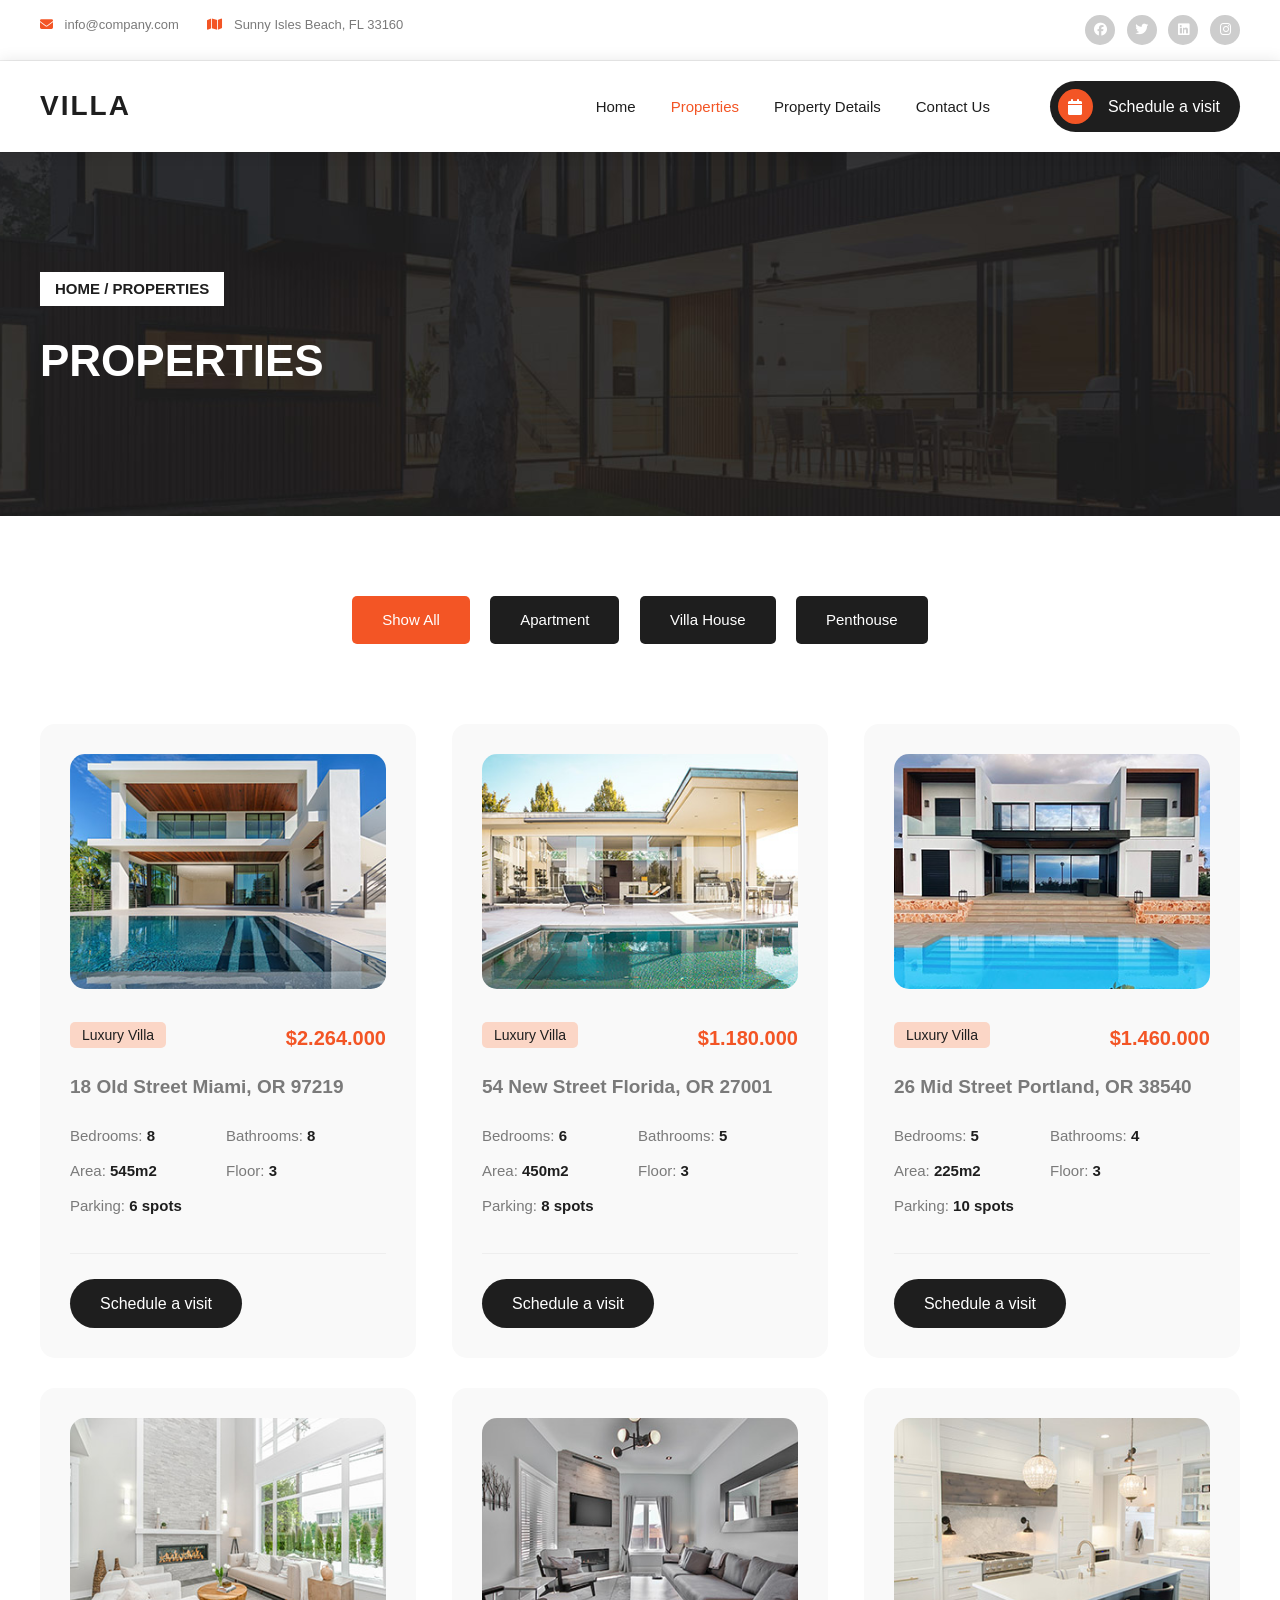
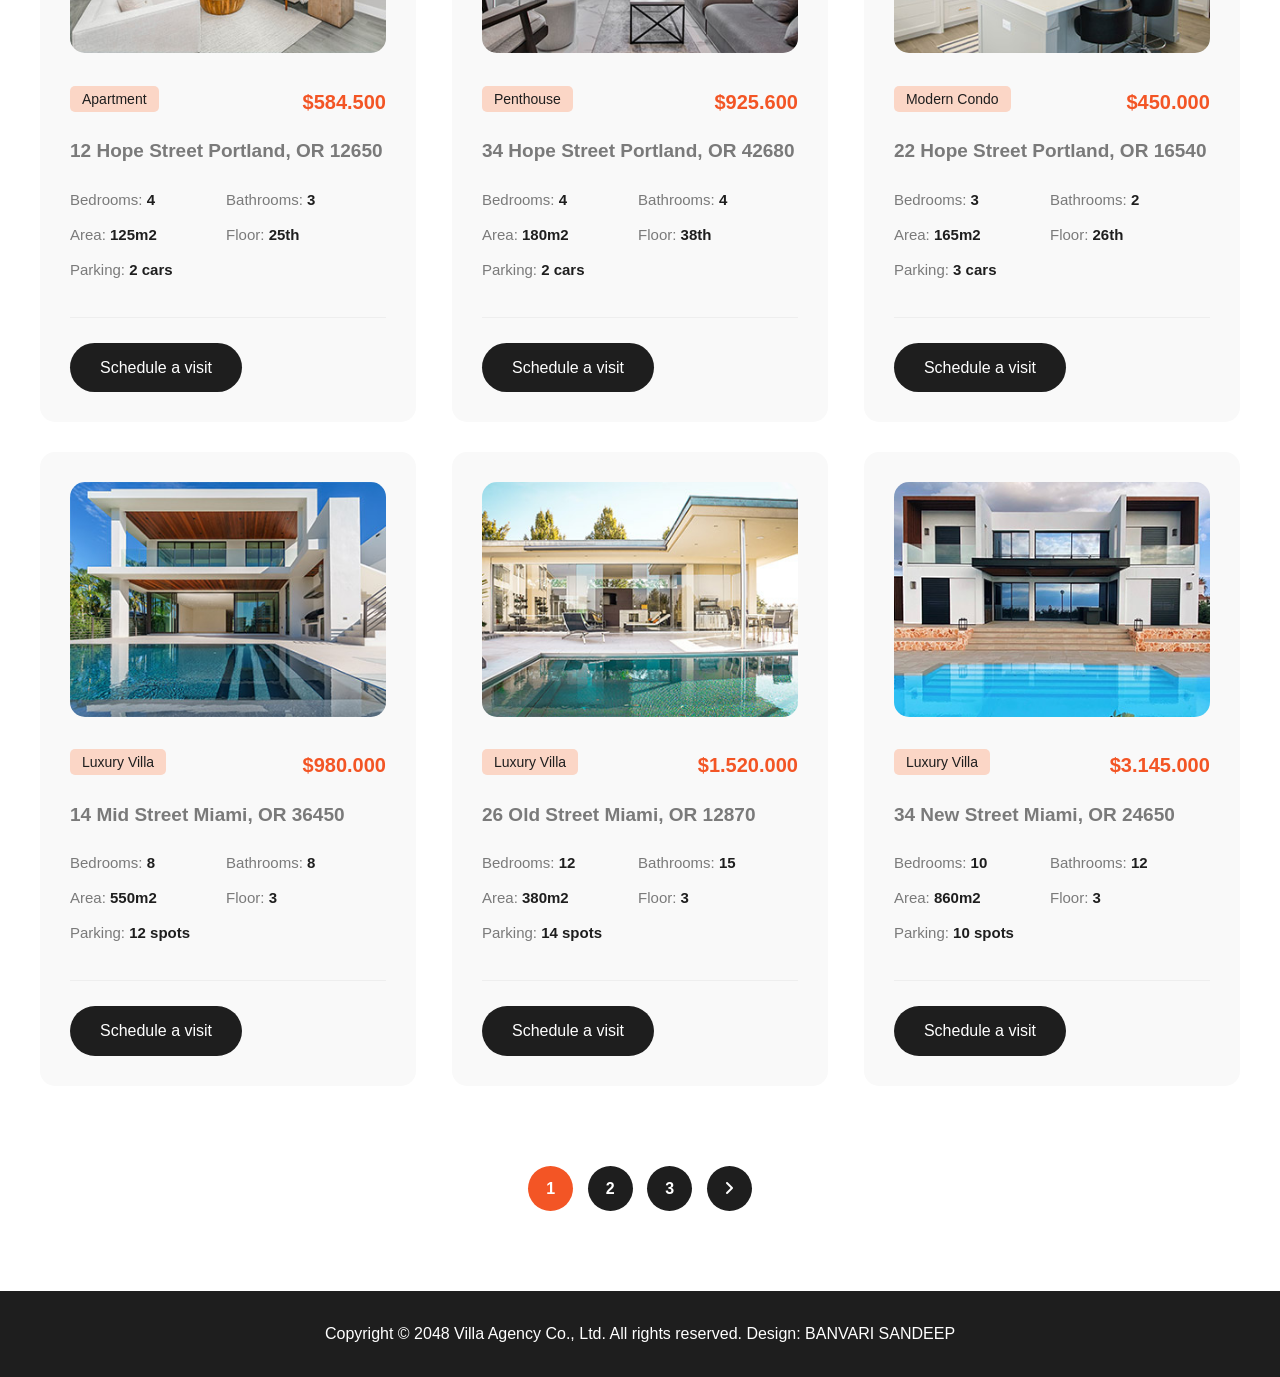
<file: properties.html>
<!DOCTYPE html>
<html lang="en">

<head>
    <meta charset="UTF-8">
    <meta name="viewport" content="width=device-width, initial-scale=1.0">
    <title>Properties Page</title>
    <link rel="stylesheet" href="./style.css">
    <!-- Icons -->
    <link rel="stylesheet" href="https://cdnjs.cloudflare.com/ajax/libs/font-awesome/6.4.0/css/all.min.css">
</head>

<body>
    <!-- TOP BAR -->
    <div class="top-info">
        <div class="container clearfix">
            <div class="info-left">
                <div class="info-box"><i class="fa-solid fa-envelope"></i> info@company.com</div>
                <div class="info-box"><i class="fa-solid fa-map"></i> Sunny Isles Beach, FL 33160</div>
            </div>
            <div class="info-right">
                <div class="social-icons">
                    <a href="#"><i class="fa-brands fa-facebook"></i></a>
                    <a href="#"><i class="fa-brands fa-twitter"></i></a>
                    <a href="#"><i class="fa-brands fa-linkedin"></i></a>
                    <a href="#"><i class="fa-brands fa-instagram"></i></a>
                </div>
            </div>
        </div>
    </div>
    <!-- HEADER -->
    <header class="header">
        <div class="container clear">
            <a href="index.html" class="logo">VILLA</a>
            <!-- Mobile Menu Button -->
            <button class="menu-toggle" id="menuToggle">
                <i class="fa-solid fa-bars"></i>
            </button>
            <nav class="nav clear" id="navbar">
                <ul class="menu">
                    <li><a href="index.html">Home</a></li>
                    <li><a href="properties.html" class="active">Properties</a></li>
                    <li><a href="property-details.html">Property Details</a></li>
                    <li><a href="contact.html">Contact Us</a></li>
                </ul>
                <a href="#" class="schedule-btn">
                    <div class="round-icon"><i class="fa-solid fa-calendar"></i></div>
                    Schedule a visit
                </a>
            </nav>
        </div>
    </header>
    <!-- BANNER -->
    <div class="banner properties-banner">
        <div class="container">
            <div class="path">HOME / PROPERTIES</div>
            <h1>Properties</h1>
        </div>
    </div>

    <!-- PROPERTIES LISTING -->
    <section class="properties-section">
        <div class="container">

            <div class="category-tabs">
                <div class="tab-btn active">Show All</div>
                <div class="tab-btn">Apartment</div>
                <div class="tab-btn">Villa House</div>
                <div class="tab-btn">Penthouse</div>
            </div>

            <div class="house-grid clearfix">

                <!-- Property 1 -->
                <div class="house-box">
                    <img src="./Assets/property-01.jpg" alt="Property">
                    <span class="tag">Luxury Villa</span>
                    <span class="price">$2.264.000</span>
                    <h4>18 Old Street Miami, OR 97219</h4>
                    <ul>
                        <li>Bedrooms: <b>8</b></li>
                        <li>Bathrooms: <b>8</b></li>
                        <li>Area: <b>545m2</b></li>
                        <li>Floor: <b>3</b></li>
                        <li>Parking: <b>6 spots</b></li>
                    </ul>
                    <div><a href="#" class="black-button">Schedule a visit</a></div>
                </div>

                <!-- Property 2 -->
                <div class="house-box">
                    <img src="./Assets/property-02.jpg" alt="Property">
                    <span class="tag">Luxury Villa</span>
                    <span class="price">$1.180.000</span>
                    <h4>54 New Street Florida, OR 27001</h4>
                    <ul>
                        <li>Bedrooms: <b>6</b></li>
                        <li>Bathrooms: <b>5</b></li>
                        <li>Area: <b>450m2</b></li>
                        <li>Floor: <b>3</b></li>
                        <li>Parking: <b>8 spots</b></li>
                    </ul>
                    <div><a href="#" class="black-button">Schedule a visit</a></div>
                </div>

                <!-- Property 3 -->
                <div class="house-box">
                    <img src="./Assets/property-03.jpg" alt="Property">
                    <span class="tag">Luxury Villa</span>
                    <span class="price">$1.460.000</span>
                    <h4>26 Mid Street Portland, OR 38540</h4>
                    <ul>
                        <li>Bedrooms: <b>5</b></li>
                        <li>Bathrooms: <b>4</b></li>
                        <li>Area: <b>225m2</b></li>
                        <li>Floor: <b>3</b></li>
                        <li>Parking: <b>10 spots</b></li>
                    </ul>
                    <div><a href="#" class="black-button">Schedule a visit</a></div>
                </div>

                <!-- Property 4 -->
                <div class="house-box">
                    <img src="./Assets/property-04.jpg" alt="Property">
                    <span class="tag">Apartment</span>
                    <span class="price">$584.500</span>
                    <h4>12 Hope Street Portland, OR 12650</h4>
                    <ul>
                        <li>Bedrooms: <b>4</b></li>
                        <li>Bathrooms: <b>3</b></li>
                        <li>Area: <b>125m2</b></li>
                        <li>Floor: <b>25th</b></li>
                        <li>Parking: <b>2 cars</b></li>
                    </ul>
                    <div><a href="#" class="black-button">Schedule a visit</a></div>
                </div>

                <!-- Property 5 -->
                <div class="house-box">
                    <img src="./Assets/property-05.jpg" alt="Property">
                    <span class="tag">Penthouse</span>
                    <span class="price">$925.600</span>
                    <h4>34 Hope Street Portland, OR 42680</h4>
                    <ul>
                        <li>Bedrooms: <b>4</b></li>
                        <li>Bathrooms: <b>4</b></li>
                        <li>Area: <b>180m2</b></li>
                        <li>Floor: <b>38th</b></li>
                        <li>Parking: <b>2 cars</b></li>
                    </ul>
                    <div><a href="#" class="black-button">Schedule a visit</a></div>
                </div>

                <!-- Property 6 -->
                <div class="house-box">
                    <img src="./Assets/property-06.jpg" alt="Property">
                    <span class="tag">Modern Condo</span>
                    <span class="price">$450.000</span>
                    <h4>22 Hope Street Portland, OR 16540</h4>
                    <ul>
                        <li>Bedrooms: <b>3</b></li>
                        <li>Bathrooms: <b>2</b></li>
                        <li>Area: <b>165m2</b></li>
                        <li>Floor: <b>26th</b></li>
                        <li>Parking: <b>3 cars</b></li>
                    </ul>
                    <div><a href="#" class="black-button">Schedule a visit</a></div>
                </div>

                <!-- Property 7 -->
                <div class="house-box">
                    <img src="./Assets/property-01.jpg" alt="Property">
                    <span class="tag">Luxury Villa</span>
                    <span class="price">$980.000</span>
                    <h4>14 Mid Street Miami, OR 36450</h4>
                    <ul>
                        <li>Bedrooms: <b>8</b></li>
                        <li>Bathrooms: <b>8</b></li>
                        <li>Area: <b>550m2</b></li>
                        <li>Floor: <b>3</b></li>
                        <li>Parking: <b>12 spots</b></li>
                    </ul>
                    <div><a href="#" class="black-button">Schedule a visit</a></div>
                </div>

                <!-- Property 8 -->
                <div class="house-box">
                    <img src="./Assets/property-02.jpg" alt="Property">
                    <span class="tag">Luxury Villa</span>
                    <span class="price">$1.520.000</span>
                    <h4>26 Old Street Miami, OR 12870</h4>
                    <ul>
                        <li>Bedrooms: <b>12</b></li>
                        <li>Bathrooms: <b>15</b></li>
                        <li>Area: <b>380m2</b></li>
                        <li>Floor: <b>3</b></li>
                        <li>Parking: <b>14 spots</b></li>
                    </ul>
                    <div><a href="#" class="black-button">Schedule a visit</a></div>
                </div>

                <!-- Property 9 -->
                <div class="house-box">
                    <img src="./Assets/property-03.jpg" alt="Property">
                    <span class="tag">Luxury Villa</span>
                    <span class="price">$3.145.000</span>
                    <h4>34 New Street Miami, OR 24650</h4>
                    <ul>
                        <li>Bedrooms: <b>10</b></li>
                        <li>Bathrooms: <b>12</b></li>
                        <li>Area: <b>860m2</b></li>
                        <li>Floor: <b>3</b></li>
                        <li>Parking: <b>10 spots</b></li>
                    </ul>
                    <div><a href="#" class="black-button">Schedule a visit</a></div>
                </div>

            </div>

            <!-- PAGINATION -->
            <div class="pagination">
                <a href="#" class="active">1</a>
                <a href="#">2</a>
                <a href="#">3</a>
                <a href="#"><i class="fa fa-angle-right"></i></a>
            </div>

        </div>
    </section>

    <!-- FOOTER -->
    <footer class="footer">
        <p>Copyright &copy; 2048 Villa Agency Co., Ltd. All rights reserved. Design: BANVARI SANDEEP</p>
    </footer>

    <script src="./app.js"></script>

</body>

</html>
</file>
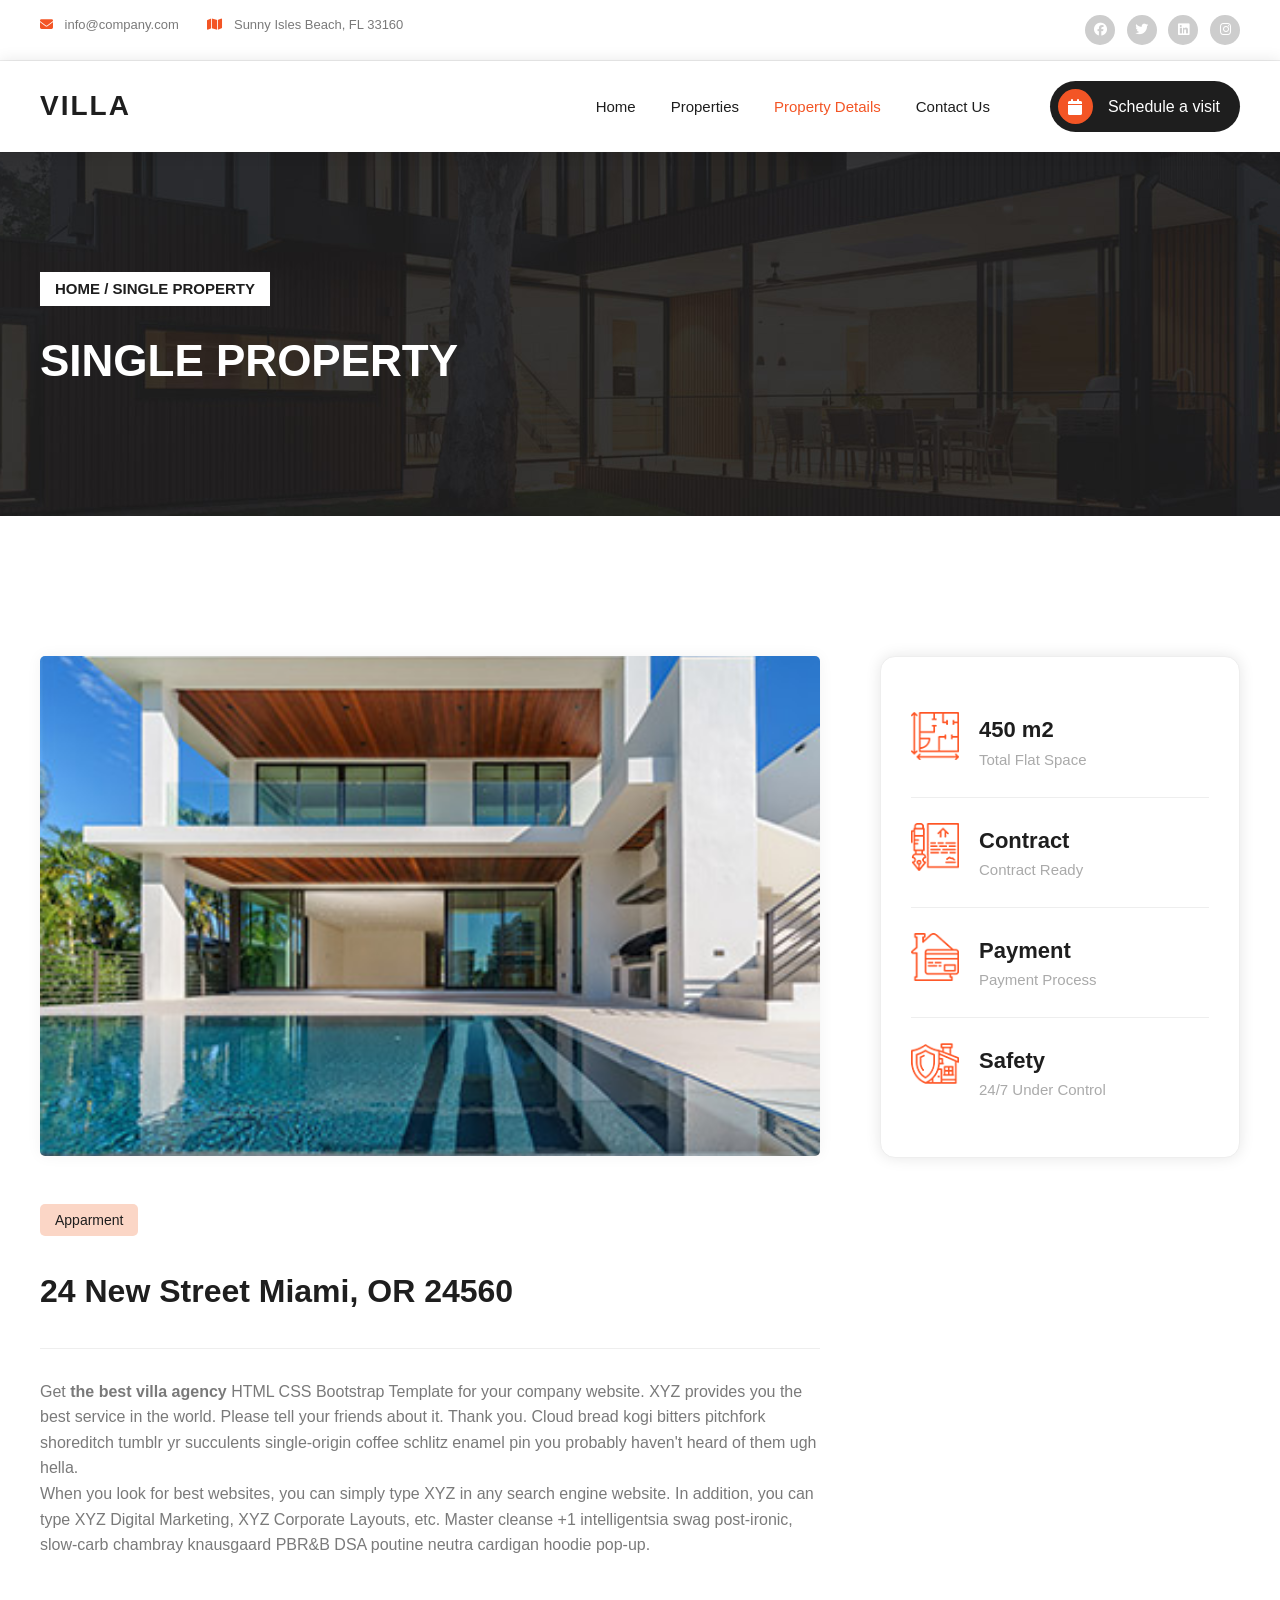
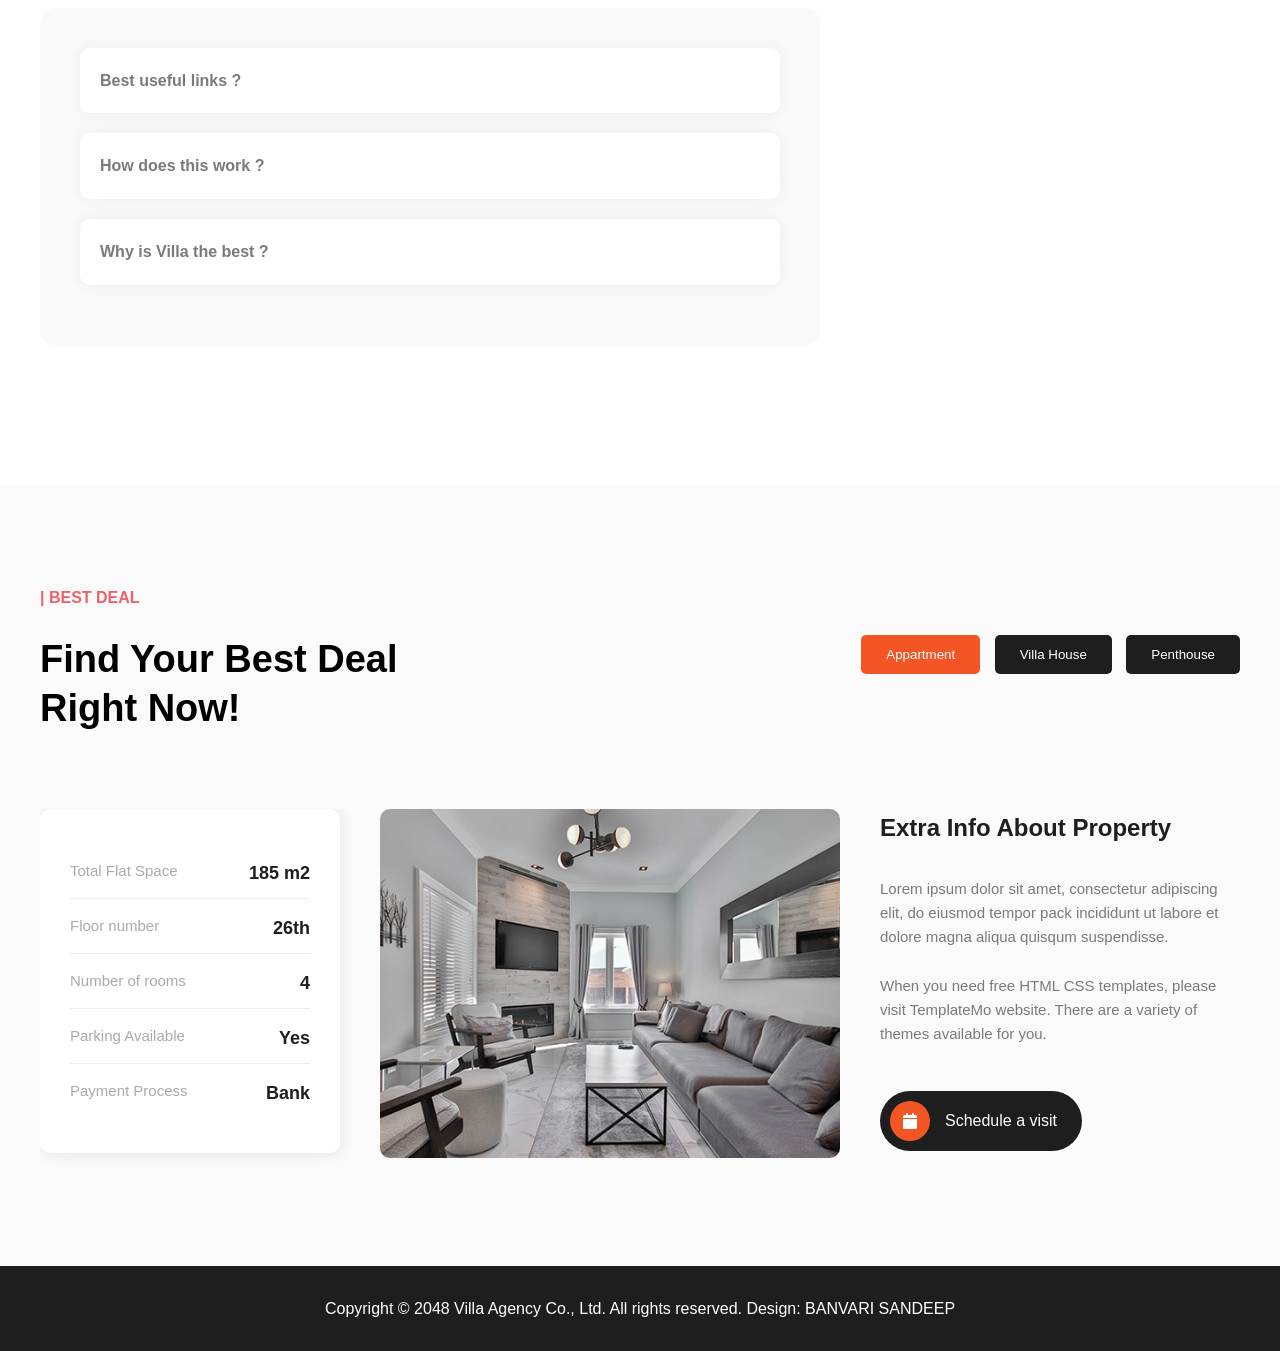
<file: property-details.html>
<!DOCTYPE html>
<html lang="en">

<head>
  <meta charset="UTF-8">
  <meta name="viewport" content="width=device-width, initial-scale=1.0">
  <title>Property Details</title>
  <link rel="stylesheet" href="./style.css">
  <!-- Icons -->
  <link rel="stylesheet" href="https://cdnjs.cloudflare.com/ajax/libs/font-awesome/6.4.0/css/all.min.css">
</head>

<body>
  <!-- TOP BAR -->
  <div class="top-info">
    <div class="container clearfix">
      <div class="info-left">
        <div class="info-box"><i class="fa-solid fa-envelope"></i> info@company.com</div>
        <div class="info-box"><i class="fa-solid fa-map"></i> Sunny Isles Beach, FL 33160</div>
      </div>
      <div class="info-right">
        <div class="social-icons">
          <a href="#"><i class="fa-brands fa-facebook"></i></a>
          <a href="#"><i class="fa-brands fa-twitter"></i></a>
          <a href="#"><i class="fa-brands fa-linkedin"></i></a>
          <a href="#"><i class="fa-brands fa-instagram"></i></a>
        </div>
      </div>
    </div>
  </div>
  <!-- HEADER -->
  <header class="header">
    <div class="container clear">
      <a href="index.html" class="logo">VILLA</a>
      <!-- Mobile Menu Button -->
      <button class="menu-toggle" id="menuToggle">
        <i class="fa-solid fa-bars"></i>
      </button>
      <nav class="nav clear" id="navbar">
        <ul class="menu">
          <li><a href="index.html">Home</a></li>
          <li><a href="properties.html">Properties</a></li>
          <li><a href="property-details.html" class="active">Property Details</a></li>
          <li><a href="contact.html">Contact Us</a></li>
        </ul>
        <a href="#" class="schedule-btn">
          <div class="round-icon"><i class="fa-solid fa-calendar"></i></div>
          Schedule a visit
        </a>
      </nav>
    </div>
  </header>
  <!-- BANNER -->
  <div class="banner property-details-banner">
    <div class="container">
      <div class="path">HOME / SINGLE PROPERTY</div>
      <h1>Single Property</h1>
    </div>
  </div>

  <!-- MAIN DETAILS -->
  <section class="details-section">
    <div class="container clearfix">

      <div class="left-content">
        <img src="./Assets/property-01.jpg" alt="House" class="big-image">
        <span class="tag-orange">Apparment</span>
        <h2 class="house-title">24 New Street Miami, OR 24560</h2>
        <p>Get <strong>the best villa agency</strong> HTML CSS Bootstrap Template for your
          company website. XYZ provides you the <span>best service</span> in the
          world. Please tell your friends about it. Thank you. Cloud bread kogi bitters pitchfork shoreditch tumblr yr
          succulents single-origin coffee schlitz enamel pin you probably haven't heard of them ugh hella.</p>
        <p>When you look for best websites, you can simply type XYZ in any search engine website. In addition, you can
          type XYZ Digital Marketing, XYZ Corporate Layouts, etc. Master cleanse +1 intelligentsia swag post-ironic,
          slow-carb chambray knausgaard PBR&B DSA poutine neutra cardigan hoodie pop-up.</p>

        <div class="faq-box">
          <details>
            <summary>Best useful links ?</summary>
            <p>Dolor <strong>almesit amet</strong>, consectetur adipiscing elit, sed doesn't
              eiusmod tempor kinfalk tonx seitan crucifix 3 wolf moon bicycle rights keffiyeh snackwave wolf same vice,
              chillwave vexillologist incididunt ut labore consectetur <span>adipiscing</span> elit,
              sed do eiusmod tempor incididunt ut labore et dolore magna aliqua.</p>
          </details>
          <details>
            <summary>How does this work ?</summary>
            <p>Dolor sit amet, consectetur adipiscing elit, sed do eiusmod tempor incididunt ut labore et dolore magna
              aliqua.</p>
          </details>
          <details>
            <summary>Why is Villa the best ?</summary>
            <p>Ut enim ad minim veniam, quis nostrud exercitation ullamco laboris nisi ut aliquip ex ea commodo
              consequat.</p>
          </details>
        </div>
      </div>

      <div class="right-sidebar">
        <ul class="info-list">
          <li class="info-row clearfix">
            <img src="./Assets/info-icon-01.png" alt="Icon">
            <div class="text">
              <h4>450 m2</h4>
              <p>Total Flat Space</p>
            </div>
          </li>
          <li class="info-row clearfix">
            <img src="./Assets/info-icon-02.png" alt="Icon">
            <div class="text">
              <h4>Contract</h4>
              <p>Contract Ready</p>
            </div>
          </li>
          <li class="info-row clearfix">
            <img src="./Assets/info-icon-03.png" alt="Icon">
            <div class="text">
              <h4>Payment</h4>
              <p>Payment Process</p>
            </div>
          </li>
          <li class="info-row clearfix">
            <img src="./Assets/info-icon-04.png" alt="Icon">
            <div class="text">
              <h4>Safety</h4>
              <p>24/7 Under Control</p>
            </div>
          </li>
        </ul>
      </div>

    </div>
  </section>

  <!-- BEST DEAL SECTION -->
  <section class="best-deal">
    <div class="container">
      <div class="clearfix">
        <div class="heading">
          <h6>| Best Deal</h6>
          <h2>Find Your Best Deal <br> Right Now!</h2>
        </div>
        <div class="deal-tabs">
          <button class="tab-button active">Appartment</button>
          <button class="tab-button">Villa House</button>
          <button class="tab-button">Penthouse</button>
        </div>
      </div>

      <div class="deal-content clearfix">
        <div class="deal-info">
          <ul>
            <li>Total Flat Space <span>185 m2</span></li>
            <li>Floor number <span>26th</span></li>
            <li>Number of rooms <span>4</span></li>
            <li>Parking Available <span>Yes</span></li>
            <li>Payment Process <span>Bank</span></li>
          </ul>
        </div>
        <div class="deal-image">
          <img src="./Assets/deal-01.jpg" alt="Deal">
        </div>
        <div class="deal-text">
          <h3>Extra Info About Property</h3>
          <p>Lorem ipsum dolor sit amet, consectetur adipiscing elit, do eiusmod tempor pack incididunt ut
            labore et dolore magna aliqua quisqum suspendisse.</p>
          <p>When you need free HTML CSS templates, please visit TemplateMo website. There are a variety of
            themes available for you.</p>
          <a href="#" class="visit-button">
            <div class="icon-circle"><i class="fa-solid fa-calendar"></i></div>
            Schedule a visit
          </a>
        </div>
      </div>
    </div>
  </section>

  <!-- FOOTER -->
  <footer class="footer">
    <p>Copyright &copy; 2048 Villa Agency Co., Ltd. All rights reserved. Design: BANVARI SANDEEP</p>
  </footer>

  <script src="./app.js"></script>

</body>

</html>
</file>
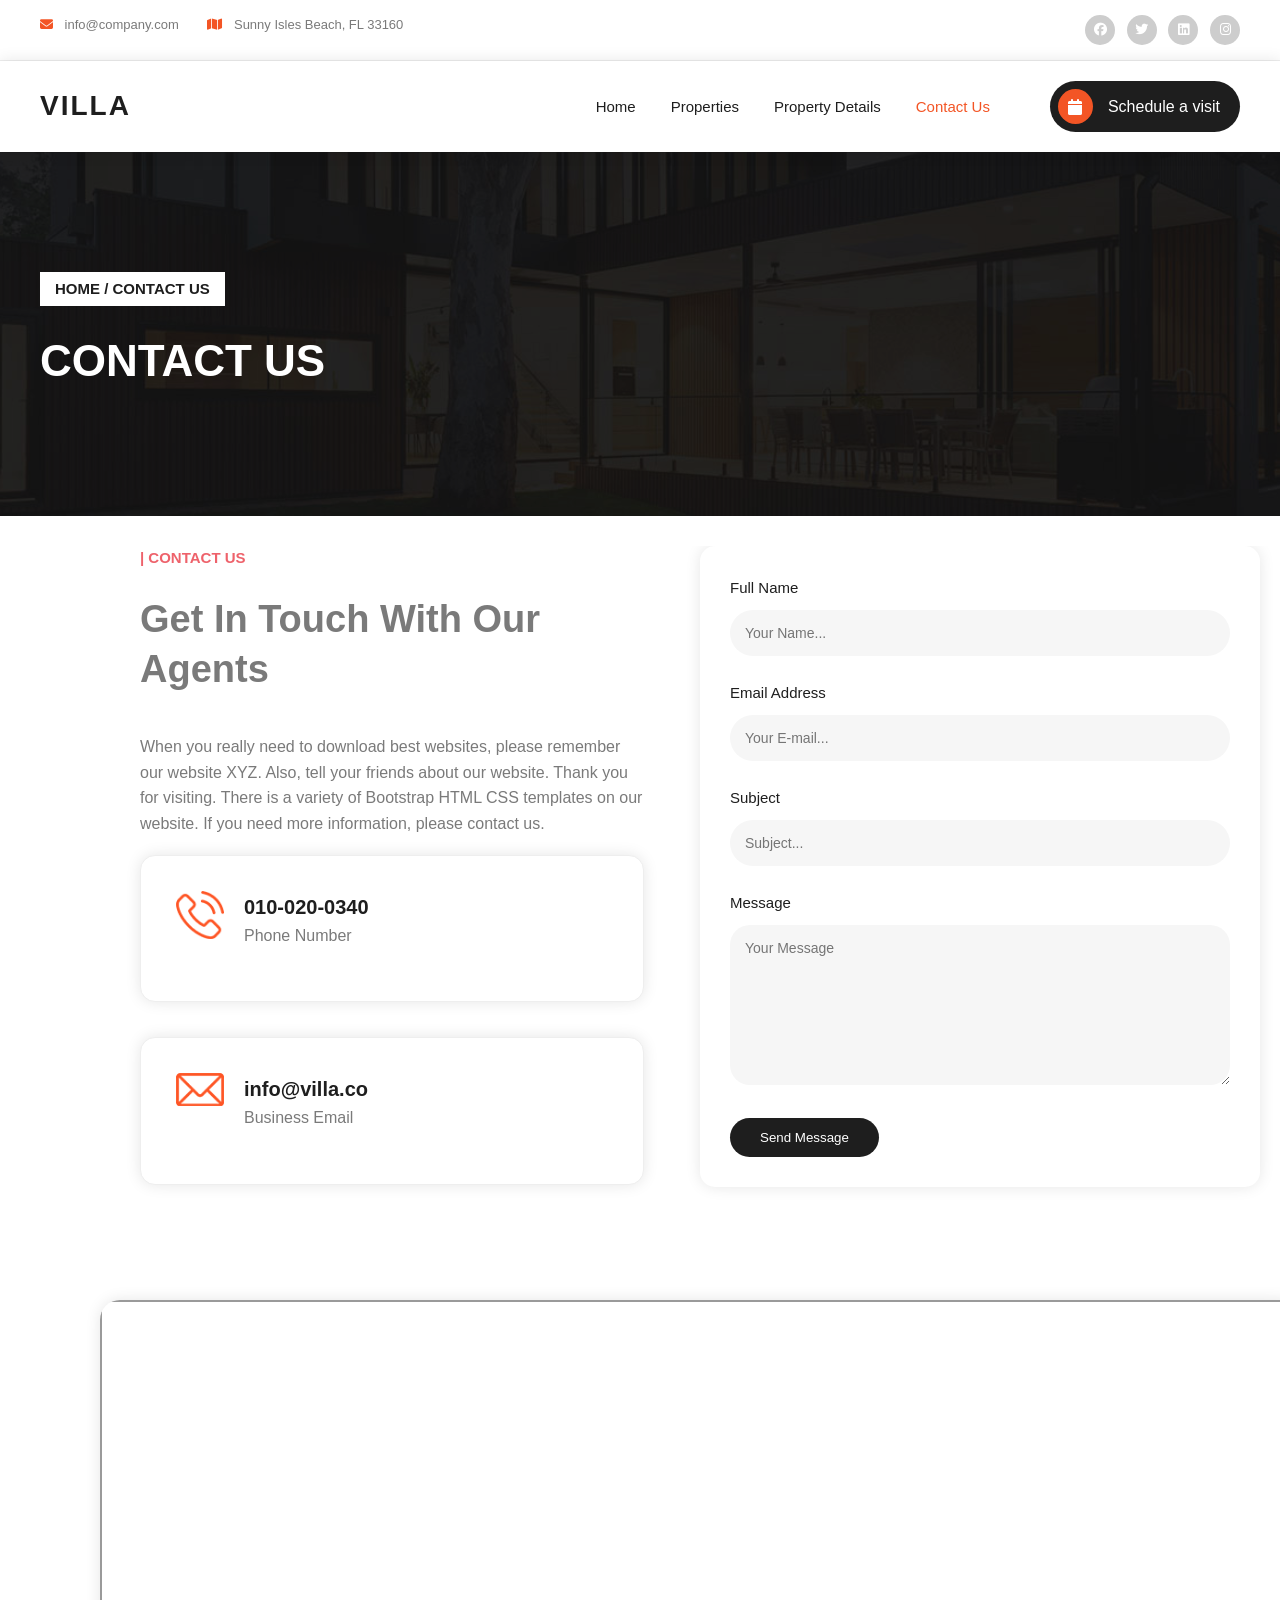
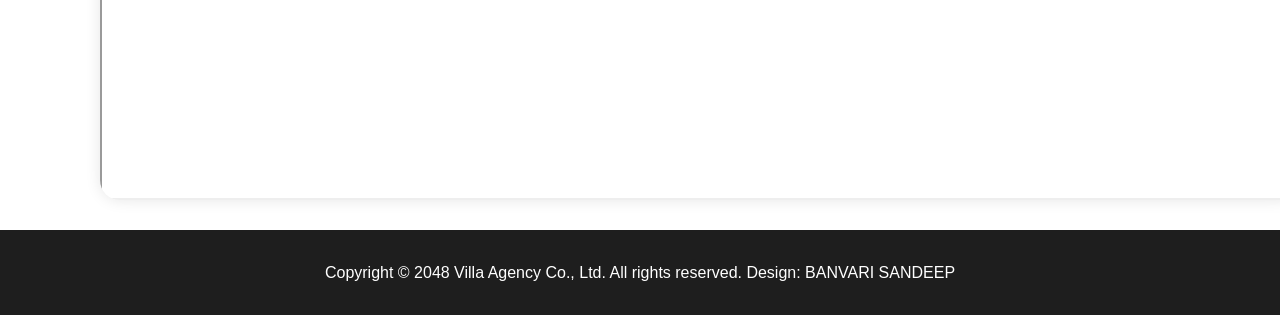
<file: Web Site/contact.html>
<!DOCTYPE html>
<html lang="en">

<head>
    <meta charset="UTF-8">
    <meta name="viewport" content="width=device-width, initial-scale=1.0">
    <title>Contact Us</title>
    <link rel="stylesheet" href="./style.css">
    <!-- Icons -->
    <link rel="stylesheet" href="https://cdnjs.cloudflare.com/ajax/libs/font-awesome/6.4.0/css/all.min.css">
</head>

<body>
    <!-- TOP BAR -->
    <div class="top-info">
        <div class="container clearfix">
            <div class="info-left">
                <div class="info-box"><i class="fa-solid fa-envelope"></i> info@company.com</div>
                <div class="info-box"><i class="fa-solid fa-map"></i> Sunny Isles Beach, FL 33160</div>
            </div>
            <div class="info-right">
                <div class="social-icons">
                    <a href="#"><i class="fa-brands fa-facebook"></i></a>
                    <a href="#"><i class="fa-brands fa-twitter"></i></a>
                    <a href="#"><i class="fa-brands fa-linkedin"></i></a>
                    <a href="#"><i class="fa-brands fa-instagram"></i></a>
                </div>
            </div>
        </div>
    </div>
    <!-- HEADER -->
    <header class="header">
        <div class="container clear">
            <a href="index.html" class="logo">VILLA</a>
            <nav class="nav clear">
                <ul class="menu">
                    <li><a href="index.html">Home</a></li>
                    <li><a href="properties.html">Properties</a></li>
                    <li><a href="property-details.html">Property Details</a></li>
                    <li><a href="contact.html"  class="active">Contact Us</a></li>
                </ul>
                <a href="#" class="schedule-btn">
                    <div class="round-icon"><i class="fa-solid fa-calendar"></i></div>
                    Schedule a visit
                </a>
            </nav>
        </div>
    </header>

    <!-- BANNER -->
    <div class="cp-banner cp-details-banner">
        <div class="container">
            <div class="cp-path">HOME / CONTACT US</div>
            <h1>Contact Us</h1>
        </div>
    </div>

    <!-- Contact Section -->
    <section class="cp-section">
        <div class="container">

            <div class="cp-layout clearfix">

                <div class="cp-info-part">
                    <div class="cp-heading">
                        <h6>| Contact Us</h6>
                        <h2>Get In Touch With Our Agents</h2>
                    </div>
                    <p>When you really need to download best websites, please remember our website XYZ. Also, tell your
                        friends
                        about our website. Thank you for visiting. There is a variety of Bootstrap HTML CSS templates on
                        our
                        website. If you need more information, please contact us.</p>

                    <div class="cp-info-card-box clearfix">
                        <img src="../Assets/phone-icon.png" alt="Phone">
                        <div class="cp-text">
                            <h4>010-020-0340</h4>
                            <p>Phone Number</p>
                        </div>
                    </div>
                    <div class="cp-info-card-box clearfix">
                        <img src="../Assets/email-icon.png" alt="Email">
                        <div class="cp-text">
                            <h4>info@villa.co</h4>
                            <p>Business Email</p>
                        </div>
                    </div>
                </div>

                <div class="cp-form-part">
                    <form>
                        <div class="cp-field">
                            <label>Full Name</label>
                            <input type="text" placeholder="Your Name...">
                        </div>
                        <div class="cp-field">
                            <label>Email Address</label>
                            <input type="email" placeholder="Your E-mail...">
                        </div>
                        <div class="cp-field">
                            <label>Subject</label>
                            <input type="text" placeholder="Subject...">
                        </div>
                        <div class="cp-field">
                            <label>Message</label>
                            <textarea placeholder="Your Message"></textarea>
                        </div>
                        <button class="black-button" type="submit">Send Message</button>
                    </form>
                </div>

            </div>

            <div class="cp-map-area">
                <iframe
                    src="https://www.google.com/maps?q=1,4th Main Rd Extension Ayyappa Layout Marathahalli Bangalore 560037&output=embed"
                    width="100%" height="500" allowfullscreen=""></iframe>
            </div>

        </div>
    </section>
    <!-- FOOTER -->
    <footer class="footer">
        <p>Copyright &copy; 2048 Villa Agency Co., Ltd. All rights reserved. Design: BANVARI SANDEEP</p>
    </footer>
</body>

</html>
</file>
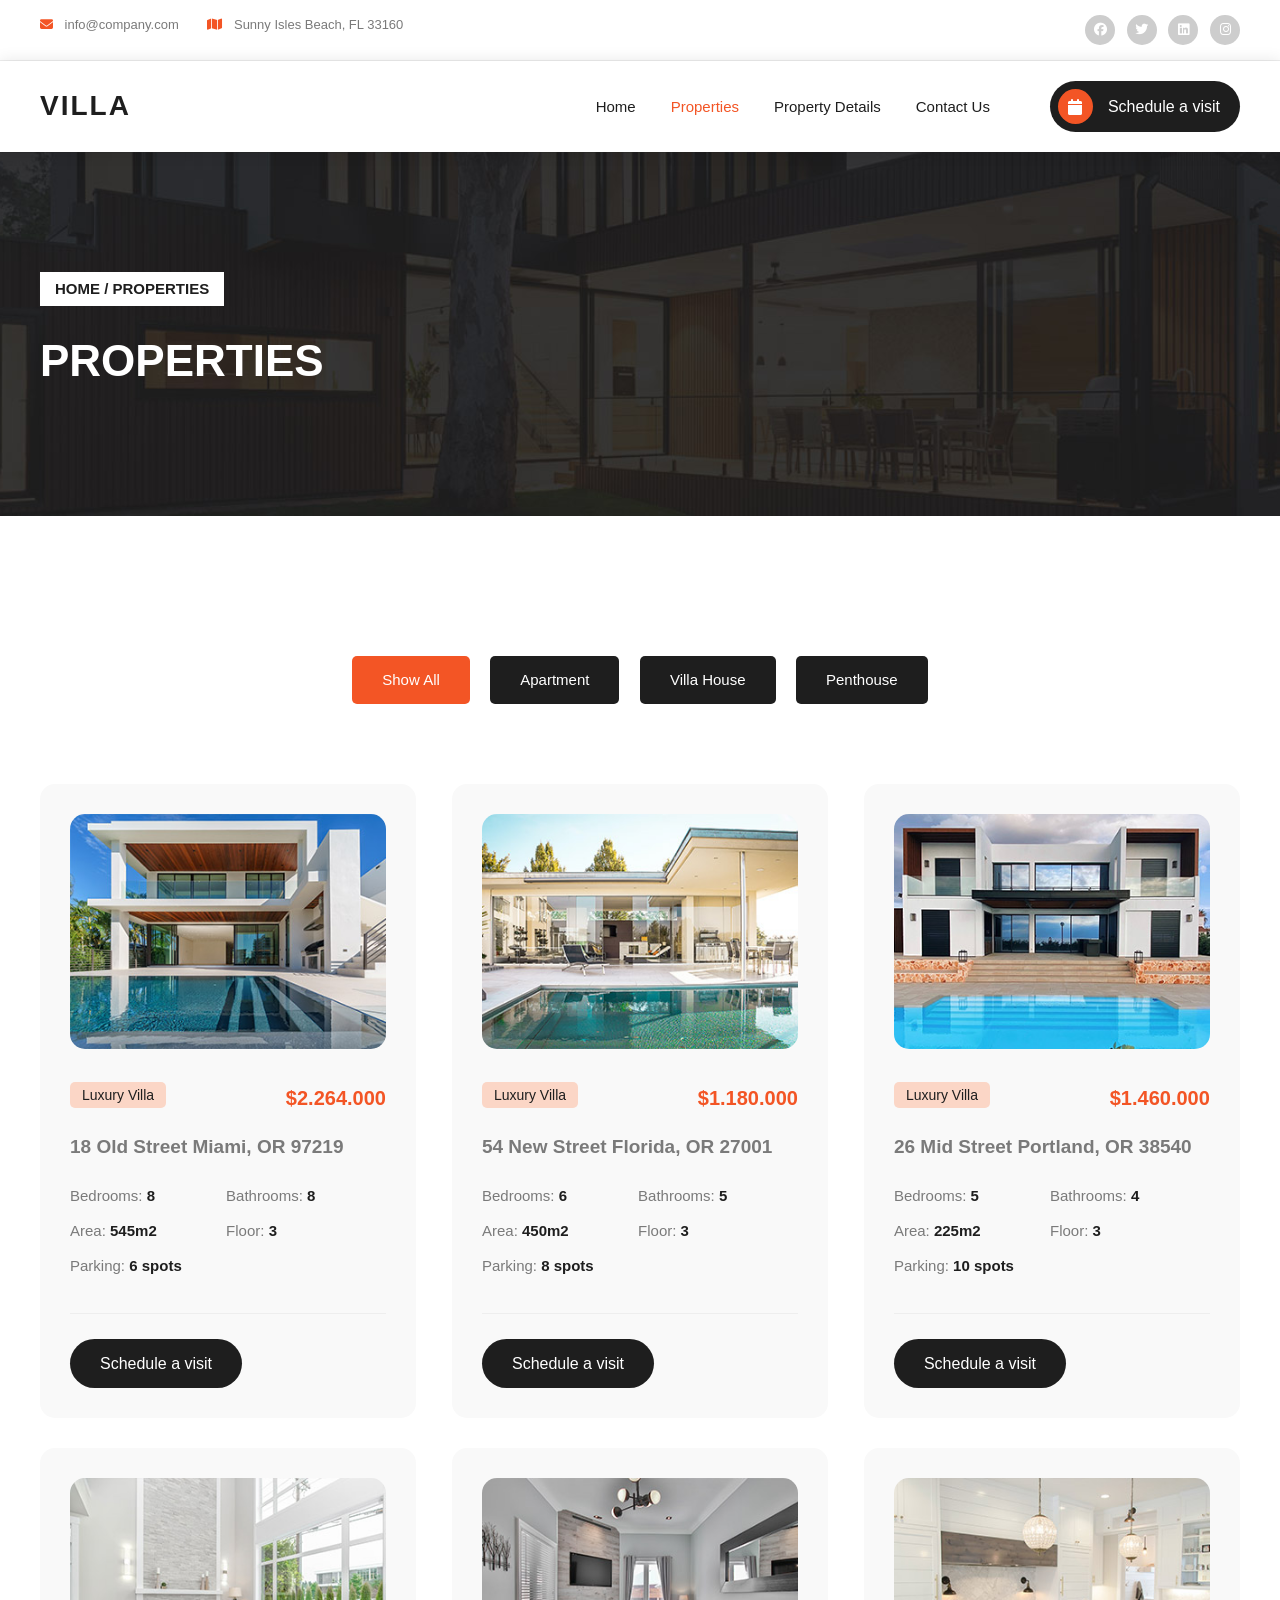
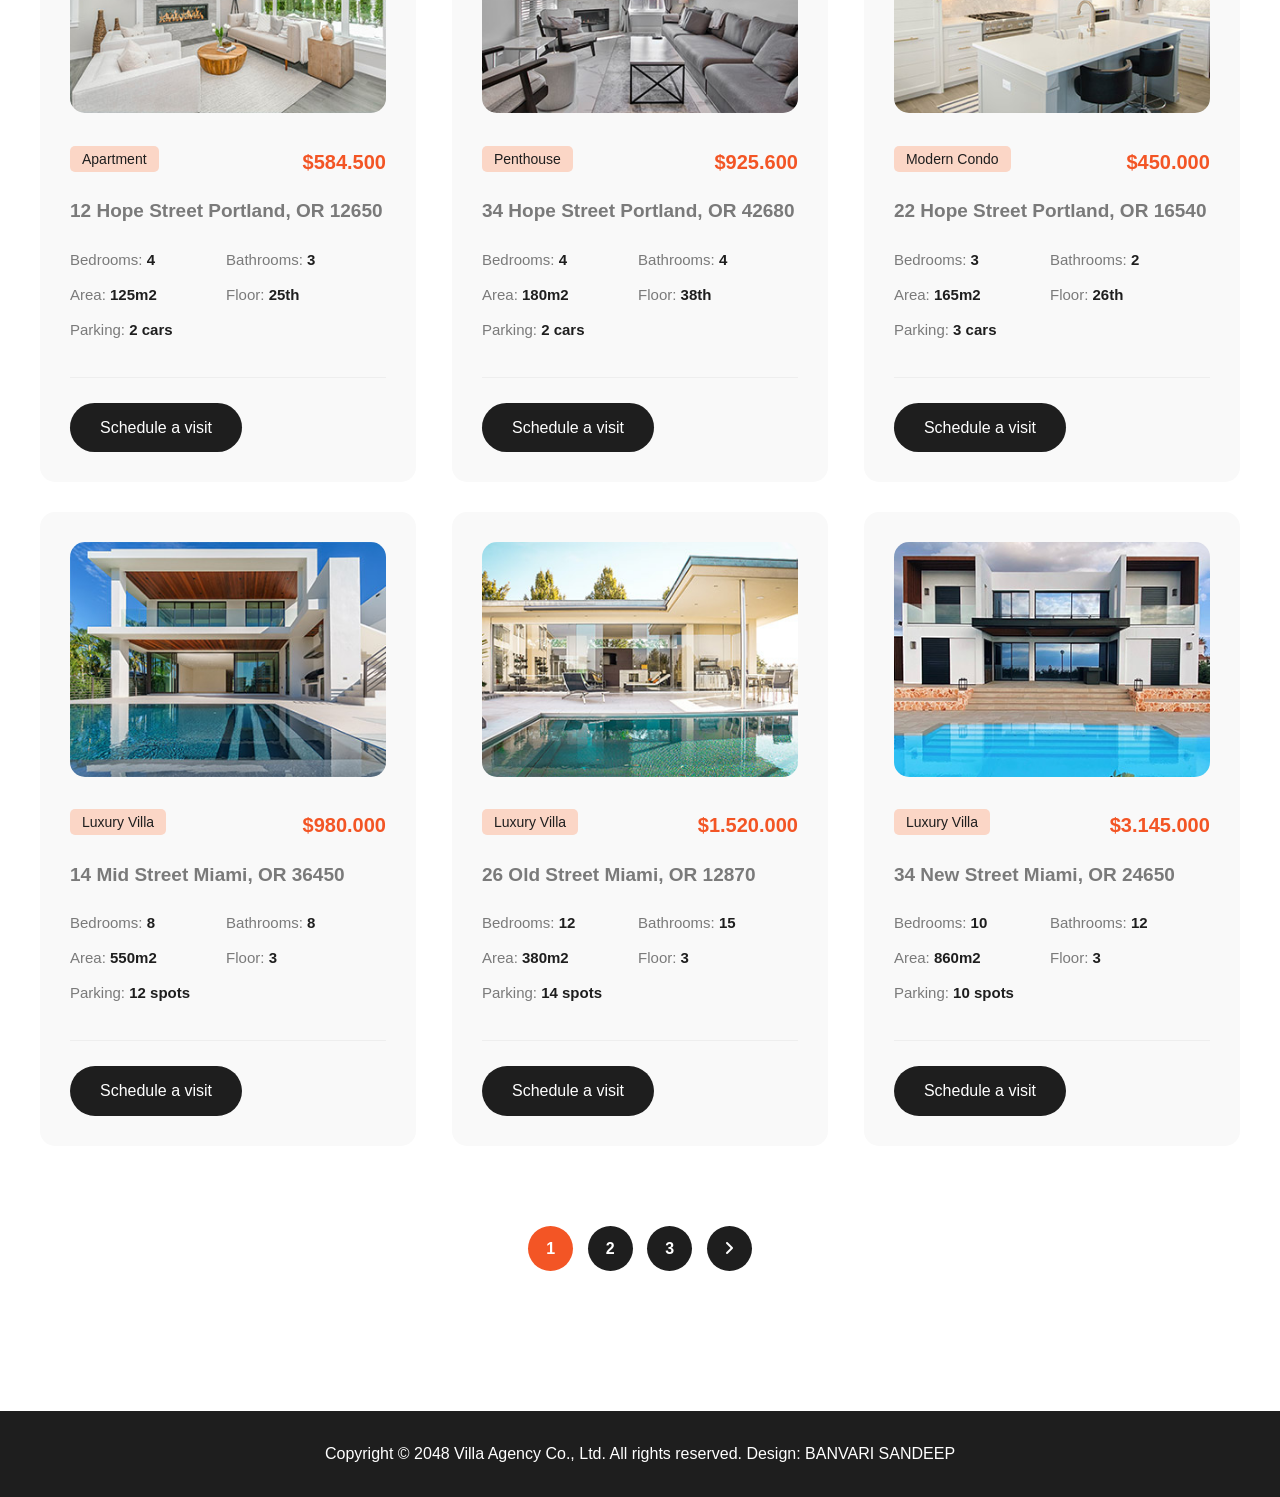
<file: Web Site/properties.html>
<!DOCTYPE html>
<html lang="en">

<head>
    <meta charset="UTF-8">
    <meta name="viewport" content="width=device-width, initial-scale=1.0">
    <title>Properties Page</title>
    <link rel="stylesheet" href="./style.css">
    <!-- Icons -->
    <link rel="stylesheet" href="https://cdnjs.cloudflare.com/ajax/libs/font-awesome/6.4.0/css/all.min.css">
</head>

<body>
    <!-- TOP BAR -->
    <div class="top-info">
        <div class="container clearfix">
            <div class="info-left">
                <div class="info-box"><i class="fa-solid fa-envelope"></i> info@company.com</div>
                <div class="info-box"><i class="fa-solid fa-map"></i> Sunny Isles Beach, FL 33160</div>
            </div>
            <div class="info-right">
                <div class="social-icons">
                    <a href="#"><i class="fa-brands fa-facebook"></i></a>
                    <a href="#"><i class="fa-brands fa-twitter"></i></a>
                    <a href="#"><i class="fa-brands fa-linkedin"></i></a>
                    <a href="#"><i class="fa-brands fa-instagram"></i></a>
                </div>
            </div>
        </div>
    </div>
    <!-- HEADER -->
    <header class="header">
        <div class="container clear">
            <a href="index.html" class="logo">VILLA</a>
            <nav class="nav clear">
                <ul class="menu">
                    <li><a href="index.html" >Home</a></li>
                    <li><a href="properties.html" class="active">Properties</a></li>
                    <li><a href="property-details.html">Property Details</a></li>
                    <li><a href="contact.html">Contact Us</a></li>
                </ul>
                <a href="#" class="schedule-btn">
                    <div class="round-icon"><i class="fa-solid fa-calendar"></i></div>
                    Schedule a visit
                </a>
            </nav>
        </div>
    </header>
    <!-- BANNER -->
    <div class="banner properties-banner">
        <div class="container">
            <div class="path">HOME / PROPERTIES</div>
            <h1>Properties</h1>
        </div>
    </div>

    <!-- PROPERTIES LISTING -->
    <section class="properties-section">
        <div class="container">

            <div class="category-tabs">
                <div class="tab-btn active">Show All</div>
                <div class="tab-btn">Apartment</div>
                <div class="tab-btn">Villa House</div>
                <div class="tab-btn">Penthouse</div>
            </div>

            <div class="house-grid clearfix">

                <!-- Property 1 -->
                <div class="house-box">
                    <img src="../Assets/property-01.jpg" alt="Property">
                    <span class="tag">Luxury Villa</span>
                    <span class="price">$2.264.000</span>
                    <h4>18 Old Street Miami, OR 97219</h4>
                    <ul>
                        <li>Bedrooms: <b>8</b></li>
                        <li>Bathrooms: <b>8</b></li>
                        <li>Area: <b>545m2</b></li>
                        <li>Floor: <b>3</b></li>
                        <li>Parking: <b>6 spots</b></li>
                    </ul>
                    <div><a href="#" class="black-button">Schedule a visit</a></div>
                </div>

                <!-- Property 2 -->
                <div class="house-box">
                    <img src="../Assets/property-02.jpg" alt="Property">
                    <span class="tag">Luxury Villa</span>
                    <span class="price">$1.180.000</span>
                    <h4>54 New Street Florida, OR 27001</h4>
                    <ul>
                        <li>Bedrooms: <b>6</b></li>
                        <li>Bathrooms: <b>5</b></li>
                        <li>Area: <b>450m2</b></li>
                        <li>Floor: <b>3</b></li>
                        <li>Parking: <b>8 spots</b></li>
                    </ul>
                    <div><a href="#" class="black-button">Schedule a visit</a></div>
                </div>

                <!-- Property 3 -->
                <div class="house-box">
                    <img src="../Assets/property-03.jpg" alt="Property">
                    <span class="tag">Luxury Villa</span>
                    <span class="price">$1.460.000</span>
                    <h4>26 Mid Street Portland, OR 38540</h4>
                    <ul>
                        <li>Bedrooms: <b>5</b></li>
                        <li>Bathrooms: <b>4</b></li>
                        <li>Area: <b>225m2</b></li>
                        <li>Floor: <b>3</b></li>
                        <li>Parking: <b>10 spots</b></li>
                    </ul>
                    <div><a href="#" class="black-button">Schedule a visit</a></div>
                </div>

                <!-- Property 4 -->
                <div class="house-box">
                    <img src="../Assets/property-04.jpg" alt="Property">
                    <span class="tag">Apartment</span>
                    <span class="price">$584.500</span>
                    <h4>12 Hope Street Portland, OR 12650</h4>
                    <ul>
                        <li>Bedrooms: <b>4</b></li>
                        <li>Bathrooms: <b>3</b></li>
                        <li>Area: <b>125m2</b></li>
                        <li>Floor: <b>25th</b></li>
                        <li>Parking: <b>2 cars</b></li>
                    </ul>
                    <div><a href="#" class="black-button">Schedule a visit</a></div>
                </div>

                <!-- Property 5 -->
                <div class="house-box">
                    <img src="../Assets/property-05.jpg" alt="Property">
                    <span class="tag">Penthouse</span>
                    <span class="price">$925.600</span>
                    <h4>34 Hope Street Portland, OR 42680</h4>
                    <ul>
                        <li>Bedrooms: <b>4</b></li>
                        <li>Bathrooms: <b>4</b></li>
                        <li>Area: <b>180m2</b></li>
                        <li>Floor: <b>38th</b></li>
                        <li>Parking: <b>2 cars</b></li>
                    </ul>
                    <div><a href="#" class="black-button">Schedule a visit</a></div>
                </div>

                <!-- Property 6 -->
                <div class="house-box">
                    <img src="../Assets/property-06.jpg" alt="Property">
                    <span class="tag">Modern Condo</span>
                    <span class="price">$450.000</span>
                    <h4>22 Hope Street Portland, OR 16540</h4>
                    <ul>
                        <li>Bedrooms: <b>3</b></li>
                        <li>Bathrooms: <b>2</b></li>
                        <li>Area: <b>165m2</b></li>
                        <li>Floor: <b>26th</b></li>
                        <li>Parking: <b>3 cars</b></li>
                    </ul>
                    <div><a href="#" class="black-button">Schedule a visit</a></div>
                </div>

                <!-- Property 7 -->
                <div class="house-box">
                    <img src="../Assets/property-01.jpg" alt="Property">
                    <span class="tag">Luxury Villa</span>
                    <span class="price">$980.000</span>
                    <h4>14 Mid Street Miami, OR 36450</h4>
                    <ul>
                        <li>Bedrooms: <b>8</b></li>
                        <li>Bathrooms: <b>8</b></li>
                        <li>Area: <b>550m2</b></li>
                        <li>Floor: <b>3</b></li>
                        <li>Parking: <b>12 spots</b></li>
                    </ul>
                    <div><a href="#" class="black-button">Schedule a visit</a></div>
                </div>

                <!-- Property 8 -->
                <div class="house-box">
                    <img src="../Assets/property-02.jpg" alt="Property">
                    <span class="tag">Luxury Villa</span>
                    <span class="price">$1.520.000</span>
                    <h4>26 Old Street Miami, OR 12870</h4>
                    <ul>
                        <li>Bedrooms: <b>12</b></li>
                        <li>Bathrooms: <b>15</b></li>
                        <li>Area: <b>380m2</b></li>
                        <li>Floor: <b>3</b></li>
                        <li>Parking: <b>14 spots</b></li>
                    </ul>
                    <div><a href="#" class="black-button">Schedule a visit</a></div>
                </div>

                <!-- Property 9 -->
                <div class="house-box">
                    <img src="../Assets/property-03.jpg" alt="Property">
                    <span class="tag">Luxury Villa</span>
                    <span class="price">$3.145.000</span>
                    <h4>34 New Street Miami, OR 24650</h4>
                    <ul>
                        <li>Bedrooms: <b>10</b></li>
                        <li>Bathrooms: <b>12</b></li>
                        <li>Area: <b>860m2</b></li>
                        <li>Floor: <b>3</b></li>
                        <li>Parking: <b>10 spots</b></li>
                    </ul>
                    <div><a href="#" class="black-button">Schedule a visit</a></div>
                </div>

            </div>

            <!-- PAGINATION -->
            <div class="pagination">
                <a href="#" class="active">1</a>
                <a href="#">2</a>
                <a href="#">3</a>
                <a href="#"><i class="fa fa-angle-right"></i></a>
            </div>

        </div>
    </section>

    <!-- FOOTER -->
    <footer class="footer">
        <p>Copyright &copy; 2048 Villa Agency Co., Ltd. All rights reserved. Design: BANVARI SANDEEP</p>
    </footer>
</body>

</html>
</file>
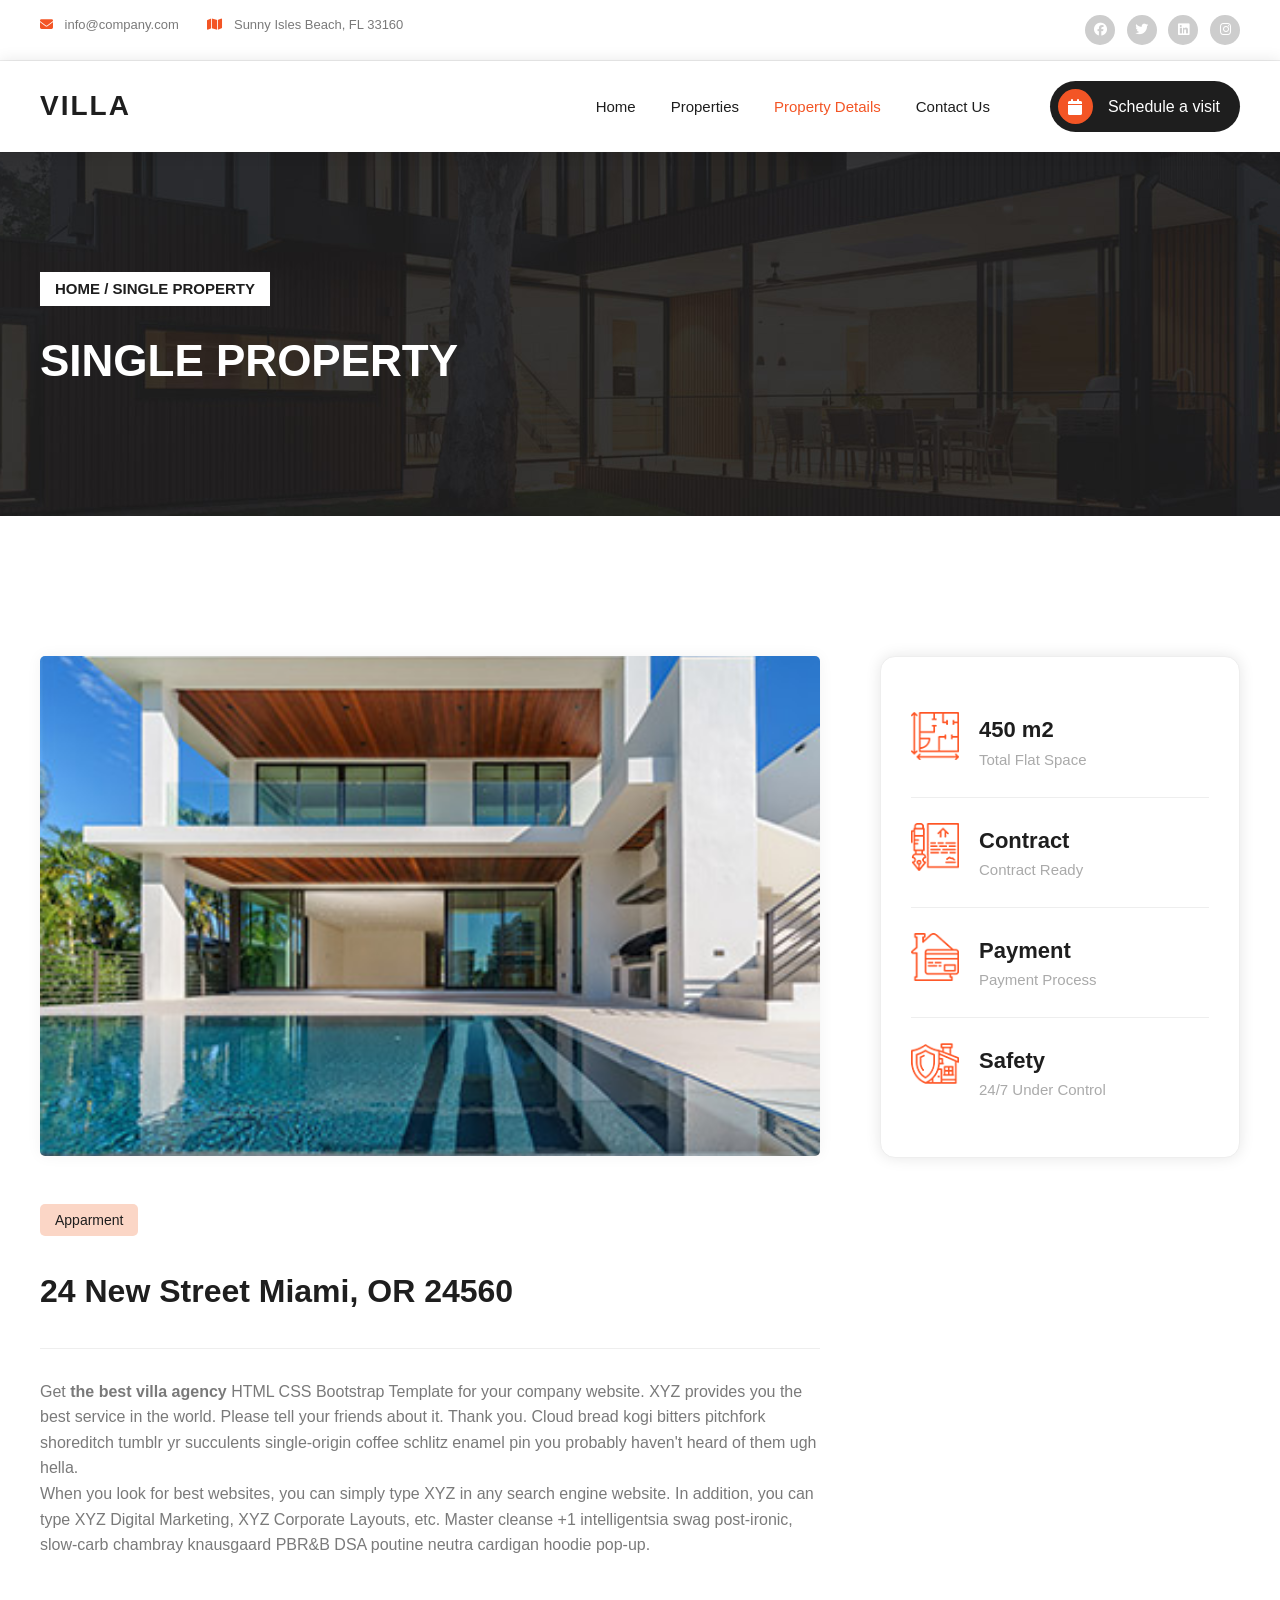
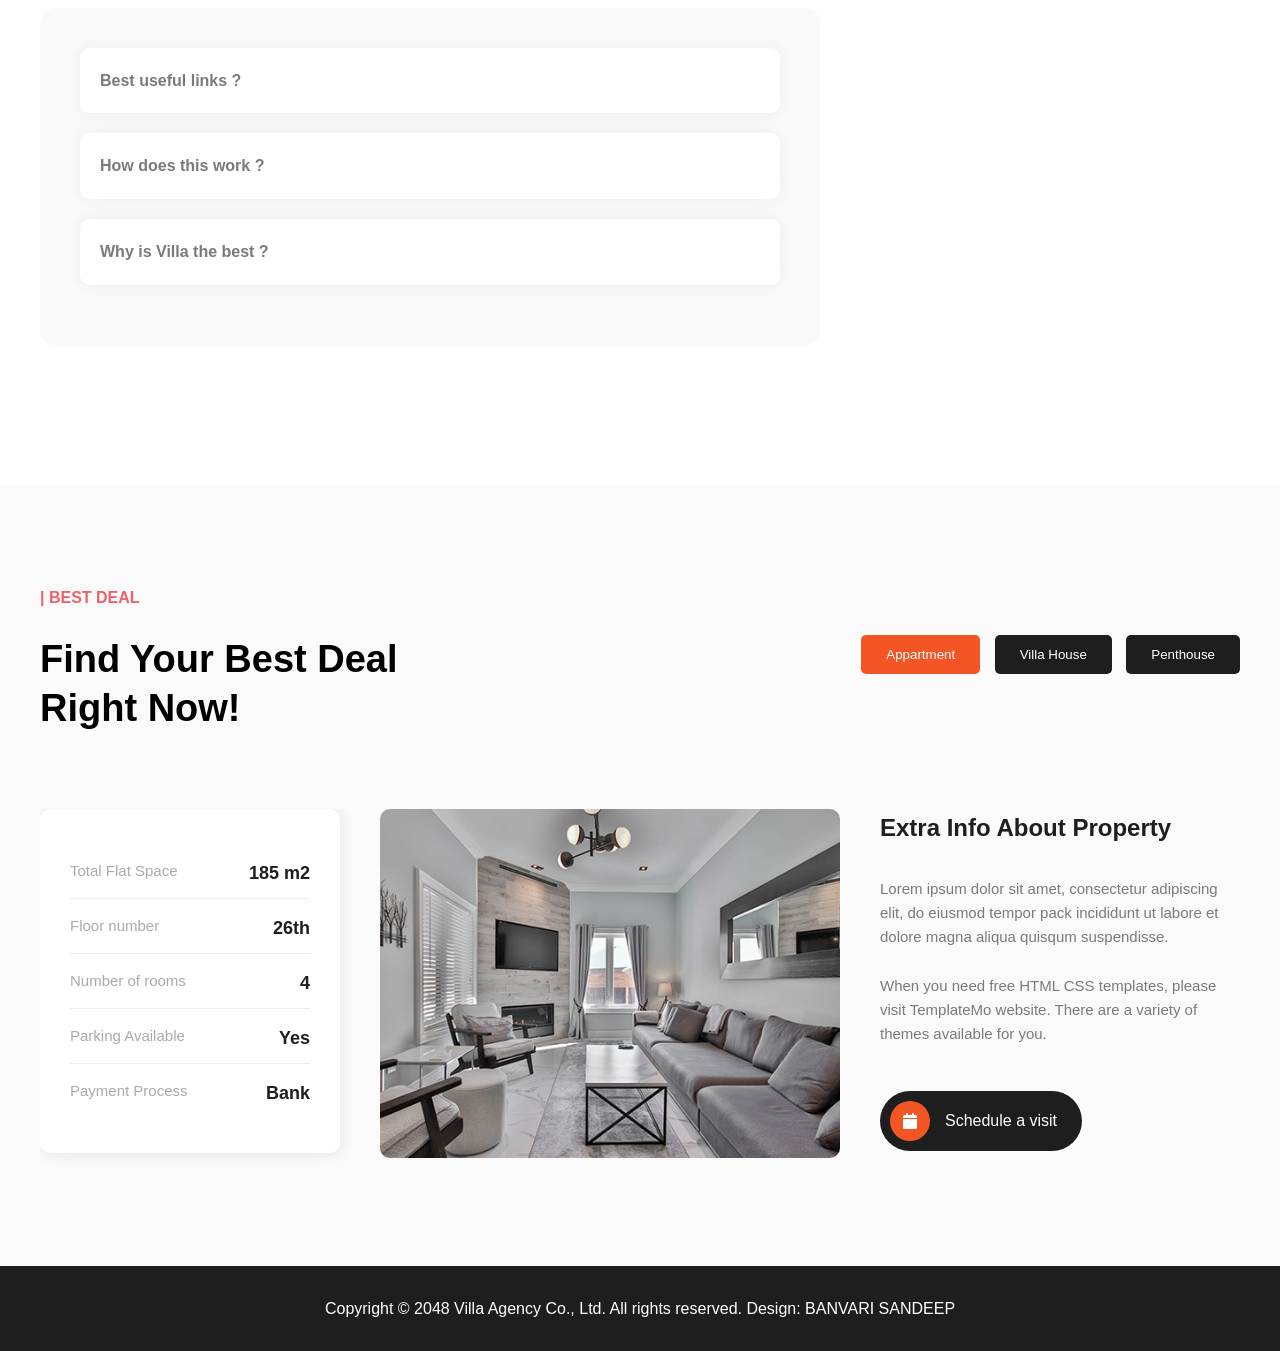
<file: Web Site/property-details.html>
<!DOCTYPE html>
<html lang="en">

<head>
    <meta charset="UTF-8">
    <meta name="viewport" content="width=device-width, initial-scale=1.0">
    <title>Property Details</title>
    <link rel="stylesheet" href="./style.css">
    <!-- Icons -->
    <link rel="stylesheet" href="https://cdnjs.cloudflare.com/ajax/libs/font-awesome/6.4.0/css/all.min.css">
</head>

<body>
    <!-- TOP BAR -->
    <div class="top-info">
        <div class="container clearfix">
            <div class="info-left">
                <div class="info-box"><i class="fa-solid fa-envelope"></i> info@company.com</div>
                <div class="info-box"><i class="fa-solid fa-map"></i> Sunny Isles Beach, FL 33160</div>
            </div>
            <div class="info-right">
                <div class="social-icons">
                    <a href="#"><i class="fa-brands fa-facebook"></i></a>
                    <a href="#"><i class="fa-brands fa-twitter"></i></a>
                    <a href="#"><i class="fa-brands fa-linkedin"></i></a>
                    <a href="#"><i class="fa-brands fa-instagram"></i></a>
                </div>
            </div>
        </div>
    </div>
    <!-- HEADER -->
    <header class="header">
        <div class="container clear">
            <a href="index.html" class="logo">VILLA</a>
            <nav class="nav clear">
                <ul class="menu">
                    <li><a href="index.html">Home</a></li>
                    <li><a href="properties.html">Properties</a></li>
                    <li><a href="property-details.html"  class="active">Property Details</a></li>
                    <li><a href="contact.html">Contact Us</a></li>
                </ul>
                <a href="#" class="schedule-btn">
                    <div class="round-icon"><i class="fa-solid fa-calendar"></i></div>
                    Schedule a visit
                </a>
            </nav>
        </div>
    </header>
    <!-- BANNER -->
    <div class="banner property-details-banner">
        <div class="container">
            <div class="path">HOME / SINGLE PROPERTY</div>
            <h1>Single Property</h1>
        </div>
    </div>

  <!-- MAIN DETAILS -->
  <section class="details-section">
    <div class="container clearfix">

      <div class="left-content">
        <img src="../Assets/property-01.jpg" alt="House" class="big-image">
        <span class="tag-orange">Apparment</span>
        <h2 class="house-title">24 New Street Miami, OR 24560</h2>
        <p>Get <strong>the best villa agency</strong> HTML CSS Bootstrap Template for your
          company website. XYZ provides you the <span>best service</span> in the
          world. Please tell your friends about it. Thank you. Cloud bread kogi bitters pitchfork shoreditch tumblr yr
          succulents single-origin coffee schlitz enamel pin you probably haven't heard of them ugh hella.</p>
        <p>When you look for best websites, you can simply type XYZ in any search engine website. In addition, you can
          type XYZ Digital Marketing, XYZ Corporate Layouts, etc. Master cleanse +1 intelligentsia swag post-ironic,
          slow-carb chambray knausgaard PBR&B DSA poutine neutra cardigan hoodie pop-up.</p>

        <div class="faq-box">
          <details>
            <summary>Best useful links ?</summary>
            <p>Dolor <strong>almesit amet</strong>, consectetur adipiscing elit, sed doesn't
              eiusmod tempor kinfalk tonx seitan crucifix 3 wolf moon bicycle rights keffiyeh snackwave wolf same vice,
              chillwave vexillologist incididunt ut labore consectetur <span>adipiscing</span> elit,
              sed do eiusmod tempor incididunt ut labore et dolore magna aliqua.</p>
          </details>
          <details>
            <summary>How does this work ?</summary>
            <p>Dolor sit amet, consectetur adipiscing elit, sed do eiusmod tempor incididunt ut labore et dolore magna
              aliqua.</p>
          </details>
          <details>
            <summary>Why is Villa the best ?</summary>
            <p>Ut enim ad minim veniam, quis nostrud exercitation ullamco laboris nisi ut aliquip ex ea commodo
              consequat.</p>
          </details>
        </div>
      </div>

      <div class="right-sidebar">
        <ul class="info-list">
          <li class="info-row clearfix">
            <img src="../Assets/info-icon-01.png" alt="Icon">
            <div class="text">
              <h4>450 m2</h4>
              <p>Total Flat Space</p>
            </div>
          </li>
          <li class="info-row clearfix">
            <img src="../Assets/info-icon-02.png" alt="Icon">
            <div class="text">
              <h4>Contract</h4>
              <p>Contract Ready</p>
            </div>
          </li>
          <li class="info-row clearfix">
            <img src="../Assets/info-icon-03.png" alt="Icon">
            <div class="text">
              <h4>Payment</h4>
              <p>Payment Process</p>
            </div>
          </li>
          <li class="info-row clearfix">
            <img src="../Assets/info-icon-04.png" alt="Icon">
            <div class="text">
              <h4>Safety</h4>
              <p>24/7 Under Control</p>
            </div>
          </li>
        </ul>
      </div>

    </div>
  </section>

    <!-- BEST DEAL SECTION -->
    <section class="best-deal">
        <div class="container">
            <div class="clearfix">
                <div class="heading">
                    <h6>| Best Deal</h6>
                    <h2>Find Your Best Deal <br> Right Now!</h2>
                </div>
                <div class="deal-tabs">
                    <button class="tab-button active">Appartment</button>
                    <button class="tab-button">Villa House</button>
                    <button class="tab-button">Penthouse</button>
                </div>
            </div>

            <div class="deal-content clearfix">
                <div class="deal-info">
                    <ul>
                        <li>Total Flat Space <span>185 m2</span></li>
                        <li>Floor number <span>26th</span></li>
                        <li>Number of rooms <span>4</span></li>
                        <li>Parking Available <span>Yes</span></li>
                        <li>Payment Process <span>Bank</span></li>
                    </ul>
                </div>
                <div class="deal-image">
                    <img src="../Assets/deal-01.jpg" alt="Deal">
                </div>
                <div class="deal-text">
                    <h3>Extra Info About Property</h3>
                    <p>Lorem ipsum dolor sit amet, consectetur adipiscing elit, do eiusmod tempor pack incididunt ut
                        labore et dolore magna aliqua quisqum suspendisse.</p>
                    <p>When you need free HTML CSS templates, please visit TemplateMo website. There are a variety of
                        themes available for you.</p>
                    <a href="#" class="visit-button">
                        <div class="icon-circle"><i class="fa-solid fa-calendar"></i></div>
                        Schedule a visit
                    </a>
                </div>
            </div>
        </div>
    </section>

    <!-- FOOTER -->
    <footer class="footer">
        <p>Copyright &copy; 2048 Villa Agency Co., Ltd. All rights reserved. Design: BANVARI SANDEEP</p>
    </footer>
</body>

</html>
</file>
<file: style.css>
* {
  margin: 0px;
  padding: 0px;
  box-sizing: border-box;
}

body {
  font-family: 'Poppins', sans-serif;
  color: #7a7a7a;
  background-color: #ffffff;
  line-height: 1.6;
}

section {
  margin: 40px 0;
  clear: both;
}

.clearfix::after {
  content: "";
  display: table;
  clear: both;
}

.container {
  width: 1200px;
  margin: 0 auto;
}

/* TOP INFO BAR */
.top-info {
  display: flex;
  border-bottom: 1px solid #eee;
  padding: 15px 0;
  font-size: 13px;
}

.info-left {
  float: left;
}

.info-right {
  float: right;
}

.info-box {
  display: inline-block;
  margin-right: 25px;
}

.info-box i {
  color: #f35525;
  margin-right: 8px;
}

.social-icons a {
  display: inline-block;
  width: 30px;
  height: 30px;
  background-color: #cdcdcd;
  color: #fff;
  border-radius: 50%;
  text-align: center;
  line-height: 30px;
  margin-left: 8px;
}

.social-icons a:hover {
  background-color: #f35525;
}

/* HEADER */
.header {
  background-color: #fff;
  padding: 20px 0;
  /* margin-top: 20px; */
  position: sticky;
  top: 0px;
  z-index: 1111;
  box-shadow: 0px 0px 15px rgba(0, 0, 0, 0.1);
}

.header .container {
  display: flex;
  align-items: center;
  justify-content: space-between;
  gap: 30px;
}

.logo {
  text-decoration: none;
  font-size: 28px;
  font-weight: 700;
  color: #1e1e1e;
  margin: 0;
  text-transform: uppercase;
  letter-spacing: 2px;
}


.nav {
  flex: 1;
  display: flex;
  align-items: center;
  justify-content: flex-end;
  gap: 30px;
}

.menu {
  display: flex;
  gap: 35px;
  list-style: none;
  list-style-type: none;
  margin: 0;
  padding: 0;
}

.menu li {
  display: inline-block;
  margin: 0;
}

.menu li a {
  color: #1e1e1e;
  text-decoration: none;
  font-weight: 500;
  font-size: 15px;
  white-space: nowrap;
}

.menu li a:hover,
.menu li a:focus,
.menu li a:active {
  color: #f35525;
}

.menu li a.active {
  color: #f35525;

}

/* BUTTONS */
.dark-btn {
  display: inline-block;
  background-color: #1e1e1e;
  color: #fff;
  padding: 12px 25px;
  border-radius: 25px;
  font-weight: 500;
}

.schedule-btn {
  float: none;
  display: inline-flex;
  text-decoration: none;
  align-items: center;
  background-color: #1e1e1e;
  color: #fff;
  padding: 8px 20px 8px 8px;
  border-radius: 30px;
  margin-left: 30px;
  line-height: 35px;
}

.schedule-btn .round-icon {
  width: 35px;
  height: 35px;
  background-color: #f35525;
  border-radius: 50%;
  float: none;
  display: inline-flex;
  align-items: center;
  justify-content: center;
  margin-right: 15px;
  color: #fff;
}

.schedule-btn .round-icon {
  width: 35px;
  height: 35px;
  background-color: #f35525;
  border-radius: 50%;
  float: left;
  text-align: center;
  margin-right: 15px;
  color: #fff;
}

/* HERO SECTION */
.hero {
  background-image: url(./Assets/banner-01.jpg);
  background-size: cover;
  background-position: center;
  padding: 240px 0;
  color: #fff;
  margin: 0;
}

.hero .label {
  background-color: #fff;
  color: #1e1e1e;
  padding: 5px 15px;
  font-weight: 600;
  display: table;
  text-transform: uppercase;
  margin-bottom: 25px;
  font-size: 16px;
}

.orange-text {
  color: #f35525;
}

/* FEATURED SECTION */
.featured {
  padding: 100px 0;
}

.featured-left {
  float: left;
  width: 33%;
  position: relative;
}

.featured-left img {
  border-radius: 10px;
}

.featured-left .info-icon {
  position: absolute;
  bottom: -40px;
  left: -40px;
  width: 100px;
  height: 100px;
  background-color: #f35525;
  border-radius: 50%;
  text-align: center;
  line-height: 100px;
}

.featured-left .info-icon img {
  width: 50px;
  vertical-align: middle;
}

.featured-middle {
  float: left;
  width: 40%;
  padding: 0 30px 0 0;
}

.featured-right {
  float: left;
  width: 27%;
}

.heading h6 {
  color: #ee626b;
  font-size: 16px;
  text-transform: uppercase;
  margin-bottom: 25px;
  display: block;
}

.heading h2 {
  font-size: 38px;
  line-height: 1.3;
  margin-bottom: 15px;
  color: black;
}

/* FEATURED SECTION */

.accordion {
  background-color: #f6f9fb;
  border-radius: 10px;
  padding: 0 25px;
  color: black;
}

.accordion .item {
  border-bottom: 1px solid #eee;
  padding: 20px 0;
}

.accordion .item:last-child {
  border-bottom: none;
}

.accordion .item h4 {
  font-size: 19px;
  cursor: pointer;
}

.accordion .item p {
  margin-top: 15px;
  font-size: 14px;
}

.info-table {
  background-color: #fff;
  border-radius: 10px;
  box-shadow: 0px 0px 15px rgba(0, 0, 0, 0.1);
  padding: 20px 30px;
}

.info-item {
  border-bottom: 1px solid #eee;
  padding: 25px 0;
  overflow: hidden;
}

.info-item:last-child {
  border-bottom: none;
}

.info-item img {
  float: left;
  width: 48px;
  margin-right: 20px;
}

.info-item h4 {
  font-size: 22px;
  color: #1e1e1e;
}

.info-item p {
  color: #aaaaaa;
  font-size: 15px;
}

/* VIDEO SECTION */
.video-section {
  background-image: url('./Assets/video-bg.jpg');
  background-size: cover;
  background-position: center;
  padding: 120px 0 250px 0;
  text-align: center;
  position: relative;
  clear: both;
}

.video-section .heading h6 {
  color: #ee626b;
  text-align: center;
}

.video-section .heading h2 {
  color: #fff;
  text-align: center;
}

.video-container {
  margin-top: -180px;
}

.video-content {
  background-image: url('./Assets/video-frame.jpg');
  background-size: cover;
  background-position: center;
  height: 500px;
  border-radius: 20px;
  position: relative;
  box-shadow: 0px 0px 30px rgba(0, 0, 0, 0.2);
}

.play-btn {
  position: absolute;
  top: 50%;
  left: 50%;
  transform: translate(-50%, -50%);
  width: 70px;
  height: 70px;
  background-color: #fff;
  color: #ee626b;
  border-radius: 50%;
  text-align: center;
  line-height: 70px;
  font-size: 24px;
}

.play-btn:hover {
  background-color: #f35525;
  color: #fff;
}

/* STATS SECTION */
.stats {
  margin: 100px 0px;
}

.stats .container {
  display: flex;
  justify-content: space-evenly;
}

.stat-card {
  width: 310px;
  display: flex;
  align-items: center;
  background-color: #fad6d3;
  padding: 35px 30px;
  border-radius: 12px;
  position: relative;
  box-shadow: 0px 0px 15px rgba(0, 0, 0, 0.05);
  /* Added subtle shadow for depth */
}

.stat-card h2 {
  color: #f35525;
  font-size: 38px;
  margin-right: 20px;
  font-weight: 700;
}

.stat-card p {
  color: #1e1e1e;
  font-weight: 600;
  font-size: 15px;
  line-height: 1.3;
}

.stat-card .dot {
  position: absolute;
  top: -15px;
  right: -15px;
  width: 45px;
  height: 45px;
  background-color: #f35525;
  border-radius: 50%;
  box-shadow: 0px 0px 10px rgba(243, 85, 37, 0.4);
}

/* BEST DEAL SECTION */
.best-deal {
  padding: 100px 0;
  background-color: #fafafa;
  margin: 0px 0;

}

.best-deal .heading {
  float: left;
  width: 50%;
}

.deal-tabs {
  float: right;
  margin-top: 50px;
}

.tab-button {
  background-color: #1e1e1e;
  color: #fff;
  padding: 12px 25px;
  border-radius: 5px;
  margin-left: 10px;
  border: none;
  font-weight: 500;
  cursor: pointer;
}

.tab-button.active {
  background-color: #f35525;
}

.deal-content {
  margin-top: 60px;
  overflow: hidden;
}

.deal-info {
  float: left;
  width: 25%;
  background-color: #fff;
  padding: 35px 30px;
  border-radius: 10px;
  box-shadow: 0px 0px 15px rgba(0, 0, 0, 0.1);
}

.deal-info ul {
  list-style: none;
}

.deal-info ul li {
  border-bottom: 1px solid #eee;
  padding: 15px 0;
  color: #aaa;
  font-size: 15px;
}

.deal-info ul li:last-child {
  border-bottom: none;
}

.deal-info ul li span {
  float: right;
  color: #1e1e1e;
  font-weight: 700;
  font-size: 18px;
}

.deal-image {
  float: left;
  width: 45%;
  padding: 0 40px;
}

.deal-image img {
  border-radius: 10px;
  margin-right: 20px;
  width: 100%;
}

.deal-text {
  float: left;
  width: 30%;
}

.deal-text h3 {
  font-size: 24px;
  margin-bottom: 30px;
  color: #1e1e1e;
}

.deal-text p {
  margin-bottom: 25px;
  font-size: 15px;
}

.deal-text .visit-button {
  display: inline-flex;
  align-items: center;
  background-color: #1e1e1e;
  color: #fff;
  padding: 10px 25px 10px 10px;
  border-radius: 30px;
  text-decoration: none;
  font-weight: 500;
  margin-top: 20px;
  transition: all 0.3s;
}

/* .deal-text .visit-button:hover {
  background-color: #f35525;
} */

.visit-button .icon-circle {
  width: 40px;
  height: 40px;
  background-color: #f35525;
  color: #fff;
  border-radius: 50%;
  display: flex;
  align-items: center;
  justify-content: center;
  margin-right: 15px;
}

/* PROPERTIES SECTION */

.house-box {
  float: left;
  width: 31.33%;
  margin-right: 3%;
  background-color: #f9f9f9;
  padding: 30px;
  border-radius: 15px;
  margin-bottom: 30px;
}

.house-box:nth-child(3n) {
  margin-right: 0px;
}

.house-box img {
  border-radius: 15px;
  margin-bottom: 25px;
  width: 100%;
}

.tag {
  background-color: #fbd6c6;
  color: #1e1e1e;
  padding: 5px 12px;
  border-radius: 5px;
  font-size: 14px;
  font-weight: 500;
}

.price {
  float: right;
  color: #f35525;
  font-size: 20px;
  font-weight: 700;
}

.house-box h4 {
  margin-top: 25px;
  margin-bottom: 20px;
  font-size: 19px;
}

.house-box ul {
  list-style: none;
  margin-bottom: 25px;
  padding-bottom: 25px;
  border-bottom: 1px solid #eee;
}

.house-box ul li {
  display: inline-block;
  width: 48%;
  font-size: 15px;
  margin-bottom: 10px;
}

.house-box ul li b {
  color: #1e1e1e;
}

.black-button {
  display: inline-flex;
  justify-content: center;
  align-items: center;
  background-color: #1e1e1e;
  text-align: center;
  color: white;
  padding: 12px 30px;
  border-radius: 30px;
  text-decoration: none;
  font-weight: 500;
  border: none;
  cursor: pointer;
  font-family: inherit;
  transition: all 0.3s;
}

.black-button:hover {
  background-color: #f35525;
}

/* ===================================================================== */
/* CONTACT SECTION */
.contact {
  padding: 100px 0 150px 0;
  background-image: url('./Assets/contact-bg.jpg');
  /* height: 700px; */
  background-size: cover;
  background-position: center;
  text-align: center;
  margin: 0;
  position: relative;
}

/* ==================================================================== */
.contact .heading h2 {
  color: #fff;
}

.contact-layout {
  display: flex;
  justify-content: space-between;
  align-items: flex-start;
  margin-top: 100px;
  position: relative;
  margin: 10px;
}

.contact-map {
  width: 60%;
  height: 700px;

}

.contact-map iframe {
  border-radius: 15px;
  box-shadow: 0px 0px 15px rgba(0, 0, 0, 0.1);
}

.contact-info-cards {
  margin-top: 40px;
  display: flex;
  gap: 30px;
}

.info-card {
  flex: 1;
  background-color: #fff;
  padding: 30px;
  border-radius: 15px;
  box-shadow: 0px 0px 15px rgba(0, 0, 0, 0.1);
}


.info-card img {
  float: left;
  width: 50px;
  margin-right: 20px;
}

.info-card h4 {
  font-size: 18px;
  color: #1e1e1e;
}

.info-card h4 span {
  color: #aaa;
  font-size: 14px;
  font-weight: 400;
}

.contact-form {
  width: 35%;
  background-color: #fff;
  padding: 40px;
  border-radius: 15px;
  box-shadow: 0 0 30px rgba(0, 0, 0, 0.1);
}

.field {
  margin-bottom: 25px;
}

.field label {
  display: block;
  text-align: left;
  font-size: 15px;
  margin-bottom: 10px;
  color: #3e3e3e;
}

.field input,
.field textarea {
  width: 100%;
  padding: 15px;
  background-color: #f6f6f6;
  border: none;
  border-radius: 25px;
  font-family: inherit;
  font-size: 14px;
}

.field textarea {
  height: 160px;
  border-radius: 20px;
}

/* FOOTER */
.footer {
  background-color: #1e1e1e;
  color: #fff;
  padding: 30px 0;
  text-align: center;
  clear: both;
}

/* MOBILE RESPONSIVE STYLES */

@media (max-width: 992px) {
  .container {
    width: 92%;
  }

  .logo {
    font-size: 24px;
  }

  .nav {
    display: flex;
    align-items: center;
    justify-content: flex-end;
    gap: 30px;
  }

  .menu {
    flex-direction: column;
    gap: 20px;
    margin-bottom: 25px;
  }

  .menu li {
    display: block;
  }

  .schedule-btn {
    margin-left: 0;
    display: inline-flex;
  }

  /* Sections */
  .featured-left,
  .featured-middle,
  .featured-right {
    width: 100%;
    float: none;
    padding: 0;
    margin-bottom: 40px;
  }

  .featured-left .info-icon {
    left: 10px;
    bottom: -30px;
    width: 80px;
    height: 80px;
    line-height: 80px;
  }

  .featured-left .info-icon img {
    width: 40px;
  }

  .heading h2 {
    font-size: 30px;
  }

  .video-container {
    margin-top: -100px;
  }

  .video-content {
    height: 350px;
  }

  /* Stats Section */
  .stats .container {
    flex-direction: column;
    align-items: center;
    gap: 30px;
  }

  .stat-card {
    width: 100%;
    max-width: 350px;
  }

  /* Best Deal */
  .best-deal .heading {
    width: 100%;
    float: none;
    text-align: center;
    margin-bottom: 20px;
  }

  .deal-tabs {
    width: 100%;
    float: none;
    text-align: center;
    margin-top: 0;
    margin-bottom: 30px;
  }

  .tab-button {
    margin: 5px;
    padding: 10px 15px;
    font-size: 14px;
  }

  .deal-info,
  .deal-image,
  .deal-text {
    width: 100%;
    float: none;
    padding: 0;
    margin-bottom: 40px;
  }

  .deal-info {
    padding: 15px 30px;
  }

  .deal-image img {
    margin-right: 0;
  }

  /* Properties */
  .house-box {
    width: 100%;
    margin-right: 0;
    margin-bottom: 40px;
  }

  /* Contact (Home & Page) */
  .contact-layout,
  .cp-layout {
    display: flex;
    flex-direction: column;
    margin-top: 50px;
    padding: 0;
  }

  .contact {
    margin: 0;
    padding: 40px 0;
  }

  .cp-heading h2 {
    font-size: 30px;
    margin-bottom: 30px;
  }

  .contact-map,
  .contact-form {
    width: 100%;
  }

  .contact-map {
    height: auto;
    margin-bottom: 40px;
  }

  .contact-map iframe {
    height: 350px;
  }

  .contact-info-cards {
    flex-direction: column;
    gap: 20px;
  }

  .category-tabs {
    margin-bottom: 40px;
  }

  .tab-btn {
    margin: 5px;
    padding: 10px 20px;
  }

  .left-content,
  .right-sidebar {
    width: 100%;
    float: none;
  }

  .big-image {
    height: auto;
    max-height: 400px;
  }

  .house-title {
    font-size: 26px;
    padding-bottom: 20px;
    margin-bottom: 20px;
  }

  .faq-box {
    padding: 25px;
    margin-top: 30px;
  }

}

@media (max-width: 768px) {
  .top-info {
    display: none;
  }

  .header {
    padding: 15px 0;
  }

  .hero {
    padding: 150px 0;
    text-align: center;
  }

  .hero h1 {
    font-size: 32px;
  }

  .heading h2 {
    font-size: 28px;
  }

  .featured {
    padding: 60px 0;
  }

  .accordion .item h4 {
    font-size: 17px;
  }

  .video-section {
    padding: 80px 0 180px 0;
  }



  .contact-layout,
  .cp-layout {
    padding: 0 15px;
  }

  .category-tabs {
    display: flex;
    flex-direction: column;
    align-items: center;
    gap: 15px;
  }

  .tab-btn {
    width: 100%;
    max-width: 250px;
    margin: 0;
  }

  .house-title {
    font-size: 22px;
  }

  .details-section {
    padding: 60px 0;
  }
}

/* ==============================
   CONTACT PAGE RESPONSIVE CSS
============================== */

@media (max-width: 768px) {

  /* Banner */
  .cp-banner {
    padding: 60px 15px;
    text-align: center;
  }

  .cp-banner h1 {
    font-size: 32px;
    margin-top: 10px;
  }

  .cp-path {
    font-size: 14px;
  }

  /* Main Section */
  

  .cp-layout {
    display: block;
  }

  /* Left Info Part */
  .cp-info-part {
    width: 100%;
    float: none;
    margin-bottom: 30px;
  }

  .cp-heading h6 {
    font-size: 16px;
  }

  .cp-heading h2 {
    font-size: 28px;
    line-height: 38px;
    margin: 10px 0 20px;
  }

  .cp-info-part p {
    font-size: 15px;
    line-height: 26px;
    margin-bottom: 25px;
  }

  /* Contact Cards */
  .cp-info-card-box {
    display: flex;
    align-items: center;
    padding: 15px;
    margin-bottom: 15px;
    border-radius: 10px;
  }

  .cp-info-card-box img {
    width: 45px;
    height: 45px;
    margin-right: 15px;
  }

  .cp-text h4 {
    font-size: 18px;
    margin-bottom: 5px;
  }

  .cp-text p {
    font-size: 14px;
    margin: 0;
  }

  /* Form Part */
  .cp-form-part {
    width: 100%;
    float: none;
  }

  .cp-form-part form {
    padding: 20px;
    border-radius: 10px;
  }

  .cp-field {
    margin-bottom: 18px;
  }

  .cp-field label {
    display: block;
    font-size: 15px;
    margin-bottom: 8px;
  }

  .cp-field input,
  .cp-field textarea {
    width: 100%;
    padding: 12px;
    font-size: 15px;
    border-radius: 6px;
    box-sizing: border-box;
  }

  .cp-field textarea {
    height: 130px;
    resize: none;
  }

  .black-button {
    width: 100%;
    padding: 14px;
    font-size: 16px;
    border-radius: 6px;
  }

}


/* ========================================================================= */
/* ===============================PROPERTIES PAGE=========================== */
/* ========================================================================= */

/*  BANNER Area */
.banner {
  background-image: url('./Assets/page-heading-bg.jpg');
  background-size: cover;
  background-position: center;
  padding: 120px 0;
  text-align: left;
  position: relative;
}

.banner::before {
  content: "";
  position: absolute;
  top: 0;
  left: 0;
  width: 100%;
  height: 100%;
  background-color: rgba(0, 0, 0, 0.7);
  opacity: 0.5;
}

.banner .container {
  position: relative;
  z-index: 1;
}

/* PROPERTIES LISTING */
.properties-section {
  padding: 40px 0;
}

.category-tabs {
  text-align: center;
  margin-bottom: 80px;
}

.tab-btn {
  background-color: #1e1e1e;
  color: #fff;
  padding: 12px 30px;
  border-radius: 5px;
  margin: 0 8px;
  display: inline-block;
  cursor: pointer;
  font-weight: 500;
  font-size: 15px;
}

.tab-btn.active {
  background-color: #f35525;
  border-radius: 5px;
}

.banner h1 {
  color: #fff;
  font-size: 44px;
  text-transform: uppercase;
  margin-top: 20px;
}

.banner .path {
  background-color: #fff;
  color: #1e1e1e;
  display: inline-block;
  padding: 5px 15px;
  font-weight: 600;
  font-size: 15px;
}

/* PAGINATION */
.pagination {
  text-align: center;
  margin-top: 50px;
}

.pagination a {
  display: inline-block;
  text-decoration: none;
  width: 45px;
  height: 45px;
  background-color: #1e1e1e;
  color: #fff;
  border-radius: 50%;
  text-align: center;
  line-height: 45px;
  margin: 0 5px;
  font-weight: 600;
}

.pagination a.active,
.pagination a:hover {
  background-color: #f35525;
}

/* ========================================================================= */
/* ===========================PROPERTY DETAILS PAGE========================= */
/* ========================================================================= */

/* BANNER Area */
.banner {
  background-image: url('./Assets/page-heading-bg.jpg');
  background-size: cover;
  background-position: center;
  padding: 120px 0;
  text-align: left;
  position: relative;
}

.banner::before {
  content: "";
  position: absolute;
  top: 0;
  left: 0;
  width: 100%;
  height: 100%;
  background-color: rgba(0, 0, 0, 0.7);
  opacity: 0;
}

.banner .container {
  position: relative;
  z-index: 1;
}

.banner h1 {
  color: #fff;
  font-size: 44px;
  text-transform: uppercase;
  margin-top: 20px;
}

.banner .path {
  background-color: #fff;
  color: #1e1e1e;
  display: inline-block;
  padding: 5px 15px;
  font-weight: 600;
  font-size: 15px;
}

/* PROPERTY DETAILS SECTION */
.details-section {
  padding: 100px 0;
}

.left-content {
  float: left;
  width: 65%;
}

.right-sidebar {
  float: right;
  width: 30%;
}

.big-image {
  width: 100%;
  height: 500px;
  border-radius: 5px;
  margin-bottom: 40px;
  box-shadow: 0px 0px 15px rgba(0, 0, 0, 0.05);
  object-fit: cover;
}

.tag-orange {
  display: inline-block;
  padding: 5px 15px;
  background-color: #fbd6c6;
  color: #1e1e1e;
  border-radius: 5px;
  font-size: 14px;
  margin-bottom: 30px;
  font-weight: 500;
}

.house-title {
  font-size: 32px;
  border-bottom: 1px solid #eee;
  padding-bottom: 30px;
  margin-bottom: 30px;
  color: #1e1e1e;
}

.faq-box {
  background-color: #f9f9f9;
  padding: 40px;
  border-radius: 15px;
  margin-top: 50px;
}

details {
  background-color: #fff;
  margin-bottom: 20px;
  border-radius: 10px;
  box-shadow: 0px 0px 15px rgba(0, 0, 0, 0.05);
  overflow: hidden;
}

summary {
  padding: 20px;
  font-weight: 600;
  cursor: pointer;
  list-style: none;
  background-color: #fff;
}

details[open] summary {
  color: #f35525;
}

details p {
  padding: 0 20px 20px 20px;
  font-size: 14px;
}

/* SIDEBAR INFO LIST */
.info-list {
  background-color: #fff;
  padding: 30px;
  border-radius: 15px;
  box-shadow: 0px 0px 15px rgba(0, 0, 0, 0.1);
  border: 1px solid #eee;
}

.info-row {
  border-bottom: 1px solid #eee;
  padding: 25px 0;
  overflow: hidden;
}

.info-row:last-child {
  border-bottom: none;
}

.info-row img {
  float: left;
  width: 48px;
  margin-right: 20px;
}

.info-row h4 {
  font-size: 22px;
  color: #1e1e1e;
}

.info-row p {
  color: #aaaaaa;
  font-size: 15px;
}

/* 6. BANNER Area (Contact Page) */
.cp-banner {
  background-image: url('./Assets/page-heading-bg.jpg');
  background-size: cover;
  background-position: center;
  padding: 120px 0;
  text-align: left;
  position: relative;
}

.cp-banner::before {
  content: "";
  position: absolute;
  top: 0;
  left: 0;
  width: 100%;
  height: 100%;
  background-color: rgba(0, 0, 0, 0.7);
  opacity: 0.5;
}

.cp-banner .container {
  position: relative;
  z-index: 1;
}

.cp-banner h1 {
  color: #fff;
  font-size: 44px;
  text-transform: uppercase;
  margin-top: 20px;
}

.cp-banner .cp-path {
  background-color: #fff;
  color: #1e1e1e;
  display: inline-block;
  padding: 5px 15px;
  font-weight: 600;
  font-size: 15px;
}

/* ===============================CONTACT PAGE=========================== */
/* ========================================================================= */

/* .cp-section {
  padding: 20px 0;
  margin: 10px 100px;
} */

.cp-layout {
  overflow: hidden;
  padding: 0 40px;
  margin-bottom: 80px;
}

.cp-info-part {
  float: left;
  width: 45%;
}

.cp-info-part p {
  margin-bottom: 18px;
}

.cp-heading h6 {
  color: #ee626b;
  font-size: 15px;
  text-transform: uppercase;
  margin-bottom: 25px;
  display: block;
}

.cp-heading h2 {
  font-size: 38px;
  line-height: 1.3;
  margin-bottom: 40px;
}

.cp-info-card-box {
  background-color: #fff;
  padding: 35px;
  border-radius: 15px;
  box-shadow: 0px 0px 15px rgba(0, 0, 0, 0.1);
  margin-bottom: 35px;
  overflow: hidden;
  border: 1px solid #eee;
}

.cp-info-card-box img {
  float: left;
  width: 48px;
  margin-right: 20px;
}

.cp-info-card-box h4 {
  font-size: 20px;
  color: #1e1e1e;
}

.cp-info-card-box h4 p {
  color: #aaa;
  font-size: 15px;
  font-weight: 400;
  margin-top: 5px;
}

/* FORM STYLES */
.cp-form-part {
  float: right;
  width: 50%;
  background-color: #fff;
  padding: 30px;
  border-radius: 15px;
  box-shadow: 0px 0px 15px rgba(0, 0, 0, 0.1);
}

.cp-field {
  margin-bottom: 25px;
}

.cp-field label {
  display: block;
  font-size: 15px;
  margin-bottom: 10px;
  color: #1e1e1e;
  font-weight: 500;
}

.cp-field input,
.cp-field textarea {
  width: 100%;
  padding: 15px;
  background-color: #f6f6f6;
  border: none;
  border-radius: 25px;
  font-family: inherit;
  font-size: 14px;
}

.cp-field textarea {
  height: 160px;
  border-radius: 20px;
}

/* MAP Area */
.cp-map-area {
  width: 100%;
  height: 500px;
  border-radius: 20px;
  overflow: hidden;
  box-shadow: 0px 0px 15px rgba(0, 0, 0, 0.1);
}


/* Mobile Menu Button */
.menu-toggle {
    display: none;
    background: none;
    border: none;
    font-size: 28px;
    cursor: pointer;
    color: #1e1e1e;
}

/* Tablet Responsive Styles */
@media (max-width: 768px) {

    .menu-toggle {
        display: block;
    }

    .nav {
        display: none;
        position: absolute;
        top: 100%;
        left: 0;
        width: 100%;
        background: #fff; /* same color as your header */
        flex-direction: column;
        padding: 20px 0;
        box-shadow: 0px 5px 15px rgba(0,0,0,0.1);
        z-index: 999;
    }

    .nav.active {
        display: flex;
    }

    .menu {
        flex-direction: column;
        align-items: center;
        gap: 20px;
    }

    .schedule-btn {
        margin: 20px 0 0;
    }
    .hero {
    padding: 120px 0;
    background-position: center;
  }

  .hero .container {
    padding: 0 20px;
  }

  .hero h1 {
    font-size: 36px;
    line-height: 1.3;
    max-width: 100%;
    text-align: left;
  }

  .hero .label {
    font-size: 14px;
    padding: 5px 12px;
    margin-bottom: 20px;
  }


  
  .featured .container {
    display: flex;
    flex-direction: column;
    gap: 30px;
  }

  .featured-left{
    width: 100%;
  }
  
  .featured-middle,
  .featured-right{
    width: 90%;
    margin: auto;
  }

  .featured-left img {
    display: flex;
    width: 90%;
    margin: 0 auto;
    height: auto;
    display: block;
    border-radius: 10px;
  }

  .info-icon {
    width: 70px;
    height: 70px;

    
  }
  .info-icon img {
    width: 35px;
    height: auto;
    padding-top: 18px;
    justify-content: center;
    align-items: center;
  }

  .featured-middle .heading h2 {
    font-size: 28px;
    line-height: 1.3;
  }

  .accordion {
    padding: 0 15px;
  }

  .accordion .item h4 {
    font-size: 17px;
  }

  .accordion .item p {
    font-size: 15px;
    line-height: 1.6;
  }

  .info-table {
    padding: 15px 20px;
  }

  .info-item {
    display: flex;
    align-items: center;
    gap: 15px;
    padding: 20px 0;
  }

  .info-item img {
    float: none;
    width: 40px;
    margin-right: 0;
  }

  .info-item h4 {
    font-size: 20px;
  }

  .info-item p {
    font-size: 14px;
  }
  .video-content{
    width: 100%;
    margin: 0 auto;
  }
  .video-content img{
    width: 100%;
  }
  .footer{
    padding: 20px 20px;

  }
}

/* Mobile Responsive Styles */
@media (max-width: 480px) {
  .hero {
    padding: 100px 0;
  }

  .hero h1 {
    font-size: 28px;
    line-height: 1.4;
    text-align: left;
    margin: 0;
  }

  .hero .label {
    font-size: 12px;
    padding: 4px 10px;
  }
  .featured .container {
    display: flex;
    flex-direction: column;
    gap: 30px;
  }

  .featured-left{
    width: 100%;
  }
  
  .featured-middle,
  .featured-right{
    width: 90%;
    margin: auto;
  }

  .featured-left img {
    display: flex;
    width: 90%;
    margin: 0 auto;
    height: auto;
    display: block;
    border-radius: 10px;
  }

  .info-icon {
    width: 70px;
    height: 70px;

    
  }
  .info-icon img {
    width: 35px;
    height: auto;
    padding-top: 18px;
    justify-content: center;
    align-items: center;
  }

  .featured-middle .heading h2 {
    font-size: 28px;
    line-height: 1.3;
  }

  .accordion {
    padding: 0 15px;
  }

  .accordion .item h4 {
    font-size: 17px;
  }

  .accordion .item p {
    font-size: 15px;
    line-height: 1.6;
  }

  .info-table {
    padding: 15px 20px;
  }

  .info-item {
    display: flex;
    align-items: center;
    gap: 15px;
    padding: 20px 0;
  }

  .info-item img {
    float: none;
    width: 40px;
    margin-right: 0;
  }

  .info-item h4 {
    font-size: 20px;
  }

  .info-item p {
    font-size: 14px;
  }
  .video-content{
    width: 100%;
    margin: 0 auto;
  }
  .video-content img{
    width: 100%;
  }

  /* Properties Page */
  .banner,.cp-banner {
    padding: 60px 15px;
  }

  .banner h1, .cp-banner h1 {
    font-size: 26px;
  }
  .details-section{
    padding: 20px 0px;
  }
  .clearfix{
    display: flex;
    flex-direction: column;
  }
  .left-content,.right-sidebar{
    width: 100%;
    margin: 0 auto;
  }
  .right-content{
    width: 100%;
  }
  .house-title{
    font-size: 24px;
    margin: 0px;
  }
  .faq-box{
    padding: 20px;
    margin: 20px 0;
  }
  .faq-box summary{
    padding: 10px;
  }
  .info-list{
    width: 90%;
    margin: 0 auto;
    padding: 15px 35px;
  }
  .info-row{
    display: flex;
    flex-direction: row;
    padding: 15px 0px;
    gap: 20px;
  }
  .info-row h4{
    font-size: 18px;
  }
  .footer{
    padding: 20px 20px;

  }
  .footer{
    padding: 20px 20px;
  }

  /* Contact Page */
  .cp-layout{
    display: flex;
    flex-direction: column;
    padding: 10px 25px;
    margin: 50px 0;
  }
  .cp-layout h2{
    font-size: 24px;
    margin: 0px 0 30px;
  }
  .cp-info-part{
    width: 100%;
    margin: 0 auto;
  }
  .cp-info-card-box{
    padding: 20px;
    margin: 20px 0;
  }
  .cp-map-area{
    width: 100%;
    height: 300px;
    margin: 0 auto;
  }
  .cp-map-area iframe{
    width: 100%;
    height: 300px;
    margin: 0 auto;
  }
  .cp-form-part{
    width: 100%;
    margin: 0 auto;
    padding: 20px;
  }
  .cp-form-part form{
    padding: 10px;
    margin: 0;
  }
}
</file>
<file: Web Site/style.css>
* {
  margin: 0px;
  padding: 0px;
  box-sizing: border-box;
}

body {
  font-family: 'Poppins', sans-serif;
  color: #7a7a7a;
  background-color: #ffffff;
  line-height: 1.6;
}

section {
  margin: 40px 0;
  clear: both;
}

.clearfix::after {
  content: "";
  display: table;
  clear: both;
}

.container {
  width: 1200px;
  margin: 0 auto;
}

/* TOP INFO BAR */
.top-info {
  display: flex;
  border-bottom: 1px solid #eee;
  padding: 15px 0;
  font-size: 13px;
}

.info-left {
  float: left;
}

.info-right {
  float: right;
}

.info-box {
  display: inline-block;
  margin-right: 25px;
}

.info-box i {
  color: #f35525;
  margin-right: 8px;
}

.social-icons a {
  display: inline-block;
  width: 30px;
  height: 30px;
  background-color: #cdcdcd;
  color: #fff;
  border-radius: 50%;
  text-align: center;
  line-height: 30px;
  margin-left: 8px;
}

.social-icons a:hover {
  background-color: #f35525;
}

/* HEADER */
.header {
  background-color: #fff;
  padding: 20px 0;
  /* margin-top: 20px; */
  position: sticky;
  top: 0px;
  z-index: 1111;
  box-shadow: 0px 0px 15px rgba(0, 0, 0, 0.1);
}

.header .container {
  display: flex;
  align-items: center;
  justify-content: space-between;
  gap: 30px;
}

.logo {
  text-decoration: none;
  font-size: 28px;
  font-weight: 700;
  color: #1e1e1e;
  margin: 0;
  text-transform: uppercase;
  letter-spacing: 2px;
}


.nav {
  flex: 1;
  display: flex;
  align-items: center;
  justify-content: flex-end;
  gap: 30px;
}

.menu {
  display: flex;
  gap: 35px;
  list-style: none;
  list-style-type: none;
  margin: 0;
  padding: 0;
}

.menu li {
  display: inline-block;
  margin: 0;
}

.menu li a {
  color: #1e1e1e;
  text-decoration: none;
  font-weight: 500;
  font-size: 15px;
  white-space: nowrap;
}

.menu li a:hover,
.menu li a:focus,
.menu li a:active {
  color: #f35525;
}

.menu li a.active {
  color: #f35525;
  
}

/* BUTTONS */
.dark-btn {
  display: inline-block;
  background-color: #1e1e1e;
  color: #fff;
  padding: 12px 25px;
  border-radius: 25px;
  font-weight: 500;
}

.schedule-btn {
  float: none;
  display: inline-flex;
  text-decoration: none;
  align-items: center;
  background-color: #1e1e1e;
  color: #fff;
  padding: 8px 20px 8px 8px;
  border-radius: 30px;
  margin-left: 30px;
  line-height: 35px;
}

.schedule-btn .round-icon {
  width: 35px;
  height: 35px;
  background-color: #f35525;
  border-radius: 50%;
  float: none;
  display: inline-flex;
  align-items: center;
  justify-content: center;
  margin-right: 15px;
  color: #fff;
}

.schedule-btn .round-icon {
  width: 35px;
  height: 35px;
  background-color: #f35525;
  border-radius: 50%;
  float: left;
  text-align: center;
  margin-right: 15px;
  color: #fff;
}

/* HERO SECTION */
.hero {
  background-image: url(../Assets/banner-01.jpg);
  background-size: cover;
  background-position: center;
  padding: 240px 0;
  color: #fff;
  margin: 0;
}

.hero .label {
  background-color: #fff;
  color: #1e1e1e;
  padding: 5px 15px;
  font-weight: 600;
  display: table;
  text-transform: uppercase;
  margin-bottom: 25px;
  font-size: 16px;
}

.orange-text {
  color: #f35525;
}

/* FEATURED SECTION */
.featured {
  padding: 100px 0;
}

.featured-left {
  float: left;
  width: 33%;
  position: relative;
}

.featured-left img {
  border-radius: 10px;
}

.featured-left .info-icon {
  position: absolute;
  bottom: -40px;
  left: -40px;
  width: 100px;
  height: 100px;
  background-color: #f35525;
  border-radius: 50%;
  text-align: center;
  line-height: 100px;
}

.featured-left .info-icon img {
  width: 50px;
  vertical-align: middle;
}

.featured-middle {
  float: left;
  width: 40%;
  padding: 0 30px 0 0;
}

.featured-right {
  float: left;
  width: 27%;
}

.heading h6 {
  color: #ee626b;
  font-size: 16px;
  text-transform: uppercase;
  margin-bottom: 25px;
  display: block;
}

.heading h2 {
  font-size: 38px;
  line-height: 1.3;
  margin-bottom: 15px;
  color: black;
}

/* FEATURED SECTION */

.accordion {
  background-color: #f6f9fb;
  border-radius: 10px;
  padding: 0 25px;
  color: black;
}

.accordion .item {
  border-bottom: 1px solid #eee;
  padding: 20px 0;
}

.accordion .item:last-child {
  border-bottom: none;
}

.accordion .item h4 {
  font-size: 19px;
  cursor: pointer;
}

.accordion .item p {
  margin-top: 15px;
  font-size: 14px;
}

.info-table {
  background-color: #fff;
  border-radius: 10px;
  box-shadow: 0px 0px 15px rgba(0, 0, 0, 0.1);
  padding: 20px 30px;
}

.info-item {
  border-bottom: 1px solid #eee;
  padding: 25px 0;
  overflow: hidden;
}

.info-item:last-child {
  border-bottom: none;
}

.info-item img {
  float: left;
  width: 48px;
  margin-right: 20px;
}

.info-item h4 {
  font-size: 22px;
  color: #1e1e1e;
}

.info-item p {
  color: #aaaaaa;
  font-size: 15px;
}

/* VIDEO SECTION */
.video-section {
  background-image: url('../Assets/video-bg.jpg');
  background-size: cover;
  background-position: center;
  padding: 120px 0 250px 0;
  text-align: center;
  position: relative;
  clear: both;
}

.video-section .heading h6 {
  color: #ee626b;
  text-align: center;
}

.video-section .heading h2 {
  color: #fff;
  text-align: center;
}

.video-container {
  margin-top: -180px;
}

.video-content {
  background-image: url('../Assets/video-frame.jpg');
  background-size: cover;
  background-position: center;
  height: 500px;
  border-radius: 20px;
  position: relative;
  box-shadow: 0px 0px 30px rgba(0, 0, 0, 0.2);
}

.play-btn {
  position: absolute;
  top: 50%;
  left: 50%;
  transform: translate(-50%, -50%);
  width: 70px;
  height: 70px;
  background-color: #fff;
  color: #ee626b;
  border-radius: 50%;
  text-align: center;
  line-height: 70px;
  font-size: 24px;
}

.play-btn:hover {
  background-color: #f35525;
  color: #fff;
}

/* STATS SECTION */
.stats {
  margin: 100px 0px;
}

.stats .container {
  display: flex;
  justify-content: space-evenly;
}

.stat-card {
  width: 310px;
  display: flex;
  align-items: center;
  background-color: #fad6d3;
  padding: 35px 30px;
  border-radius: 12px;
  position: relative;
  box-shadow: 0px 0px 15px rgba(0, 0, 0, 0.05);
  /* Added subtle shadow for depth */
}

.stat-card h2 {
  color: #f35525;
  font-size: 38px;
  margin-right: 20px;
  font-weight: 700;
}

.stat-card p {
  color: #1e1e1e;
  font-weight: 600;
  font-size: 15px;
  line-height: 1.3;
}

.stat-card .dot {
  position: absolute;
  top: -15px;
  right: -15px;
  width: 45px;
  height: 45px;
  background-color: #f35525;
  border-radius: 50%;
  box-shadow: 0px 0px 10px rgba(243, 85, 37, 0.4);
}

/* BEST DEAL SECTION */
.best-deal {
  padding: 100px 0;
  background-color: #fafafa;
  margin: 0px 0;
}

.best-deal .heading {
  float: left;
  width: 50%;
}

.deal-tabs {
  float: right;
  margin-top: 50px;
}

.tab-button {
  background-color: #1e1e1e;
  color: #fff;
  padding: 12px 25px;
  border-radius: 5px;
  margin-left: 10px;
  border: none;
  font-weight: 500;
  cursor: pointer;
}

.tab-button.active {
  background-color: #f35525;
}

.deal-content {
  margin-top: 60px;
  overflow: hidden;
}

.deal-info {
  float: left;
  width: 25%;
  background-color: #fff;
  padding: 35px 30px;
  border-radius: 10px;
  box-shadow: 0px 0px 15px rgba(0, 0, 0, 0.1);
}

.deal-info ul {
  list-style: none;
}

.deal-info ul li {
  border-bottom: 1px solid #eee;
  padding: 15px 0;
  color: #aaa;
  font-size: 15px;
}

.deal-info ul li:last-child {
  border-bottom: none;
}

.deal-info ul li span {
  float: right;
  color: #1e1e1e;
  font-weight: 700;
  font-size: 18px;
}

.deal-image {
  float: left;
  width: 45%;
  padding: 0 40px;
}

.deal-image img {
  border-radius: 10px;
  margin-right: 20px;
  width: 100%;
}

.deal-text {
  float: left;
  width: 30%;
}

.deal-text h3 {
  font-size: 24px;
  margin-bottom: 30px;
  color: #1e1e1e;
}

.deal-text p {
  margin-bottom: 25px;
  font-size: 15px;
}

.deal-text .visit-button {
  display: inline-flex;
  align-items: center;
  background-color: #1e1e1e;
  color: #fff;
  padding: 10px 25px 10px 10px;
  border-radius: 30px;
  text-decoration: none;
  font-weight: 500;
  margin-top: 20px;
  transition: all 0.3s;
}

/* .deal-text .visit-button:hover {
  background-color: #f35525;
} */

.visit-button .icon-circle {
  width: 40px;
  height: 40px;
  background-color: #f35525;
  color: #fff;
  border-radius: 50%;
  display: flex;
  align-items: center;
  justify-content: center;
  margin-right: 15px;
}

/* PROPERTIES SECTION */

.house-box {
  float: left;
  width: 31.33%;
  margin-right: 3%;
  background-color: #f9f9f9;
  padding: 30px;
  border-radius: 15px;
  margin-bottom: 30px;
}

.house-box:nth-child(3n) {
  margin-right: 0px;
}

.house-box img {
  border-radius: 15px;
  margin-bottom: 25px;
  width: 100%;
}

.tag {
  background-color: #fbd6c6;
  color: #1e1e1e;
  padding: 5px 12px;
  border-radius: 5px;
  font-size: 14px;
  font-weight: 500;
}

.price {
  float: right;
  color: #f35525;
  font-size: 20px;
  font-weight: 700;
}

.house-box h4 {
  margin-top: 25px;
  margin-bottom: 20px;
  font-size: 19px;
}

.house-box ul {
  list-style: none;
  margin-bottom: 25px;
  padding-bottom: 25px;
  border-bottom: 1px solid #eee;
}

.house-box ul li {
  display: inline-block;
  width: 48%;
  font-size: 15px;
  margin-bottom: 10px;
}

.house-box ul li b {
  color: #1e1e1e;
}

.black-button {
  display: inline-flex;
  justify-content: center;
  align-items: center;
  background-color: #1e1e1e;
  text-align: center;
  color: white;
  padding: 12px 30px;
  border-radius: 30px;
  text-decoration: none;
  font-weight: 500;
  border: none;
  cursor: pointer;
  font-family: inherit;
  transition: all 0.3s;
}

.black-button:hover {
  background-color: #f35525;
}
/* ===================================================================== */
/* CONTACT SECTION */
.contact {
  padding: 100px 0 150px 0;
  background-image: url('../Assets/contact-bg.jpg');
  /* height: 700px; */
  background-size: cover;
  background-position: center;
  text-align: center;
  margin: 0;
  position: relative;
}
/* ==================================================================== */
.contact .heading h2 {
  color: #fff;
}

.contact-layout {
  display: flex;
  justify-content: space-between;
  align-items: flex-start;
  margin-top:100px;
  position: relative;
  margin: 10px;
}

.contact-map {
  width: 60%;
  height: 700px;

}

.contact-map iframe {
  border-radius: 15px;
  box-shadow: 0px 0px 15px rgba(0, 0, 0, 0.1);
}

.contact-info-cards {
  margin-top: 40px;
  display: flex;
  gap: 30px;
}

.info-card {
  flex: 1;
  background-color: #fff;
  padding: 30px;
  border-radius: 15px;
  box-shadow: 0px 0px 15px rgba(0, 0, 0, 0.1);
}


.info-card img {
  float: left;
  width: 50px;
  margin-right: 20px;
}

.info-card h4 {
  font-size: 18px;
  color: #1e1e1e;
}

.info-card h4 span {
  color: #aaa;
  font-size: 14px;
  font-weight: 400;
}

.contact-form {
  width: 35%;
  background-color: #fff;
  padding: 40px;
  border-radius: 15px;
  box-shadow: 0 0 30px rgba(0, 0, 0, 0.1);
}

.field {
  margin-bottom: 25px;
}

.field label {
  display: block;
  text-align: left;
  font-size: 15px;
  margin-bottom: 10px;
  color: #3e3e3e;
}

.field input,
.field textarea {
  width: 100%;
  padding: 15px;
  background-color: #f6f6f6;
  border: none;
  border-radius: 25px;
  font-family: inherit;
  font-size: 14px;
}

.field textarea {
  height: 160px;
  border-radius: 20px;
}

/* FOOTER */
.footer {
  background-color: #1e1e1e;
  color: #fff;
  padding: 30px 0;
  text-align: center;
  clear: both;
}

/* MOBILE RESPONSIVE STYLES */

@media (max-width: 992px) {
  .container {
    width: 92%;
  }

  .logo {
    font-size: 24px;
  }

  .nav {
    display: flex;
    align-items: center;
    justify-content: flex-end;
    gap: 30px;
  }

  .menu {
    flex-direction: column;
    gap: 20px;
    margin-bottom: 25px;
  }

  .menu li {
    display: block;
  }

  .schedule-btn {
    margin-left: 0;
    display: inline-flex;
  }

  /* Sections */
  .featured-left, .featured-middle, .featured-right {
    width: 100%;
    float: none;
    padding: 0;
    margin-bottom: 40px;
  }

  .featured-left .info-icon {
    left: 10px;
    bottom: -30px;
    width: 80px;
    height: 80px;
    line-height: 80px;
  }

  .featured-left .info-icon img {
    width: 40px;
  }

  .heading h2 {
    font-size: 30px;
  }

  .video-container {
    margin-top: -100px;
  }

  .video-content {
    height: 350px;
  }

  /* Stats Section */
  .stats .container {
    flex-direction: column;
    align-items: center;
    gap: 30px;
  }

  .stat-card {
    width: 100%;
    max-width: 350px;
  }

  /* Best Deal */
  .best-deal .heading {
    width: 100%;
    float: none;
    text-align: center;
    margin-bottom: 20px;
  }

  .deal-tabs {
    width: 100%;
    float: none;
    text-align: center;
    margin-top: 0;
    margin-bottom: 30px;
  }

  .tab-button {
    margin: 5px;
    padding: 10px 15px;
    font-size: 14px;
  }

  .deal-info, .deal-image, .deal-text {
    width: 100%;
    float: none;
    padding: 0;
    margin-bottom: 40px;
  }

  .deal-image img {
    margin-right: 0;
  }

  /* Properties */
  .house-box {
    width: 100%;
    margin-right: 0;
    margin-bottom: 40px;
  }

  /* Contact (Home & Page) */
  .contact-layout, .cp-layout {
    display: flex;
    flex-direction: column;
    margin-top: 50px;
    padding: 0;
  }

  .contact, .cp-section {
    margin: 0;
    padding: 40px 0;
  }

  .cp-heading h2 {
    font-size: 30px;
    margin-bottom: 30px;
  }

  .contact-map, .contact-form {
    width: 100%;
  }

  .contact-map {
    height: auto;
    margin-bottom: 40px;
  }

  .contact-map iframe {
    height: 350px;
  }

  .contact-info-cards {
    flex-direction: column;
    gap: 20px;
  }

  .category-tabs {
    margin-bottom: 40px;
  }

  .tab-btn {
    margin: 5px;
    padding: 10px 20px;
  }

  .left-content, .right-sidebar {
    width: 100%;
    float: none;
  }

  .big-image {
    height: auto;
    max-height: 400px;
  }

  .house-title {
    font-size: 26px;
    padding-bottom: 20px;
    margin-bottom: 20px;
  }

  .faq-box {
    padding: 25px;
    margin-top: 30px;
  }

  /* Contact Page Banner */
  .cp-banner {
    padding: 80px 0;
  }

  .cp-banner h1 {
    font-size: 32px;
  }
}

@media (max-width: 768px) {
  .top-info {
    display: none;
  }

  .header {
    padding: 15px 0;
  }

  .hero {
    padding: 150px 0;
    text-align: center;
  }

  .hero h1 {
    font-size: 32px;
  }

  .heading h2 {
    font-size: 28px;
  }

  .featured {
    padding: 60px 0;
  }

  .accordion .item h4 {
    font-size: 17px;
  }

  .video-section {
    padding: 80px 0 180px 0;
  }

  .contact, .cp-section {
    padding: 40px 0;
    margin: 0;
  }

  .cp-heading h2 {
    font-size: 24px;
    margin-bottom: 25px;
  }

  .cp-info-part p {
    margin-bottom: 30px;
  }

  .cp-info-card-box h4 {
    font-size: 18px;
  }

  .contact-layout, .cp-layout {
    padding: 0 15px;
  }

  .category-tabs {
    display: flex;
    flex-direction: column;
    align-items: center;
    gap: 15px;
  }

  .tab-btn {
    width: 100%;
    max-width: 250px;
    margin: 0;
  }

  .house-title {
    font-size: 22px;
  }

  .details-section {
    padding: 60px 0;
  }

  .cp-info-part, .cp-form-part {
    width: 100%;
    float: none;
  }

  .cp-form-part {
    margin-top: 50px;
    padding: 30px;
  }

  .cp-info-card-box {
    padding: 25px;
  }

  .cp-map-area iframe {
    height: 350px;
  }

  /* Contact Page Banner */
  .cp-banner {
    padding: 60px 0;
  }

  .cp-banner h1 {
    font-size: 28px;
  }

  .cp-path {
    font-size: 13px;
    padding: 3px 10px;
  }
}

/* ========================================================================= */
/* ===============================PROPERTIES PAGE=========================== */
/* ========================================================================= */

/*  BANNER Area */
.banner {
  background-image: url('../Assets/page-heading-bg.jpg');
  background-size: cover;
  background-position: center;
  padding: 120px 0;
  text-align: left;
  position: relative;
}

.banner::before {
  content: "";
  position: absolute;
  top: 0;
  left: 0;
  width: 100%;
  height: 100%;
  background-color: rgba(0, 0, 0, 0.7);
  opacity: 0.5;
}

.banner .container {
  position: relative;
  z-index: 1;
}

/* PROPERTIES LISTING */
.properties-section {
  padding: 100px 0;
}

.category-tabs {
  text-align: center;
  margin-bottom: 80px;
}

.tab-btn {
  background-color: #1e1e1e;
  color: #fff;
  padding: 12px 30px;
  border-radius: 5px;
  margin: 0 8px;
  display: inline-block;
  cursor: pointer;
  font-weight: 500;
  font-size: 15px;
}

.tab-btn.active {
  background-color: #f35525;
  border-radius: 5px;
}

.banner h1 {
  color: #fff;
  font-size: 44px;
  text-transform: uppercase;
  margin-top: 20px;
}

.banner .path {
  background-color: #fff;
  color: #1e1e1e;
  display: inline-block;
  padding: 5px 15px;
  font-weight: 600;
  font-size: 15px;
}

/* PAGINATION */
.pagination {
  text-align: center;
  margin-top: 50px;
}

.pagination a {
  display: inline-block;
  text-decoration: none;
  width: 45px;
  height: 45px;
  background-color: #1e1e1e;
  color: #fff;
  border-radius: 50%;
  text-align: center;
  line-height: 45px;
  margin: 0 5px;
  font-weight: 600;
}

.pagination a.active, .pagination a:hover {
  background-color: #f35525;
}

/* ========================================================================= */
/* ===========================PROPERTY DETAILS PAGE========================= */
/* ========================================================================= */

/* 6. BANNER Area */
.banner {
  background-image: url('../Assets/page-heading-bg.jpg');
  background-size: cover;
  background-position: center;
  padding: 120px 0;
  text-align: left;
  position: relative;
}

.banner::before {
  content: "";
  position: absolute;
  top: 0; left: 0; width: 100%; height: 100%;
  background-color: rgba(0,0,0,0.7);
  opacity: 0;
}

.banner .container {
  position: relative;
  z-index: 1;
}

.banner h1 {
  color: #fff;
  font-size: 44px;
  text-transform: uppercase;
  margin-top: 20px;
}

.banner .path {
  background-color: #fff;
  color: #1e1e1e;
  display: inline-block;
  padding: 5px 15px;
  font-weight: 600;
  font-size: 15px;
}

/* PROPERTY DETAILS SECTION */
.details-section {
  padding: 100px 0;
}

.left-content {
  float: left;
  width: 65%;
}

.right-sidebar {
  float: right;
  width: 30%;
}

.big-image {
  width: 100%;
  height: 500px;
  border-radius: 5px;
  margin-bottom: 40px;
  box-shadow: 0px 0px 15px rgba(0,0,0,0.05);
  object-fit: cover;
}

.tag-orange {
  display: inline-block;
  padding: 5px 15px;
  background-color: #fbd6c6;
  color: #1e1e1e;
  border-radius: 5px;
  font-size: 14px;
  margin-bottom: 30px;
  font-weight: 500;
}

.house-title {
  font-size: 32px;
  border-bottom: 1px solid #eee;
  padding-bottom: 30px;
  margin-bottom: 30px;
  color: #1e1e1e;
}

.faq-box {
  background-color: #f9f9f9;
  padding: 40px;
  border-radius: 15px;
  margin-top: 50px;
}

details {
  background-color: #fff;
  margin-bottom: 20px;
  border-radius: 10px;
  box-shadow: 0px 0px 15px rgba(0,0,0,0.05);
  overflow: hidden;
}

summary {
  padding: 20px;
  font-weight: 600;
  cursor: pointer;
  list-style: none;
  background-color: #fff;
}

details[open] summary {
  color: #f35525;
}

details p {
  padding: 0 20px 20px 20px;
  font-size: 14px;
}

/* SIDEBAR INFO LIST */
.info-list {
  background-color: #fff;
  padding: 30px;
  border-radius: 15px;
  box-shadow: 0px 0px 15px rgba(0,0,0,0.1);
  border: 1px solid #eee;
}

.info-row {
  border-bottom: 1px solid #eee;
  padding: 25px 0;
  overflow: hidden;
}

.info-row:last-child {
  border-bottom: none;
}

.info-row img {
  float: left;
  width: 48px;
  margin-right: 20px;
}

.info-row h4 {
  font-size: 22px;
  color: #1e1e1e;
}

.info-row p {
  color: #aaaaaa;
  font-size: 15px;
}

/* 6. BANNER Area (Contact Page) */
.cp-banner {
  background-image: url('../Assets/page-heading-bg.jpg');
  background-size: cover;
  background-position: center;
  padding: 120px 0;
  text-align: left;
  position: relative;
}

.cp-banner::before {
  content: "";
  position: absolute;
  top: 0;
  left: 0;
  width: 100%;
  height: 100%;
  background-color: rgba(0, 0, 0, 0.7);
  opacity: 0.5;
}

.cp-banner .container {
  position: relative;
  z-index: 1;
}

.cp-banner h1 {
  color: #fff;
  font-size: 44px;
  text-transform: uppercase;
  margin-top: 20px;
}

.cp-banner .cp-path {
  background-color: #fff;
  color: #1e1e1e;
  display: inline-block;
  padding: 5px 15px;
  font-weight: 600;
  font-size: 15px;
}

/* ===============================CONTACT PAGE=========================== */
/* ========================================================================= */

.cp-section {
  padding: 20px 0;
  margin: 10px 100px;
}

.cp-layout {
  overflow: hidden;
  padding: 0 40px;
  margin-bottom: 80px;
}

.cp-info-part {
  float: left;
  width: 45%;
}

.cp-info-part p{
  margin-bottom: 18px;
}

.cp-heading h6 {
  color: #ee626b;
  font-size: 15px;
  text-transform: uppercase;
  margin-bottom: 25px;
  display: block;
}

.cp-heading h2 {
  font-size: 38px;
  line-height: 1.3;
  margin-bottom: 40px;
}

.cp-info-card-box {
  background-color: #fff;
  padding: 35px;
  border-radius: 15px;
  box-shadow: 0px 0px 15px rgba(0,0,0,0.1);
  margin-bottom: 35px;
  overflow: hidden;
  border: 1px solid #eee;
}

.cp-info-card-box img {
  float: left;
  width: 48px;
  margin-right: 20px;
}

.cp-info-card-box h4 {
  font-size: 20px;
  color: #1e1e1e;
}

.cp-info-card-box h4 p {
  color: #aaa;
  font-size: 15px;
  font-weight: 400;
  margin-top: 5px;
}

/* FORM STYLES */
.cp-form-part {
  float: right;
  width: 50%;
  background-color: #fff;
  padding: 30px;
  border-radius: 15px;
  box-shadow: 0px 0px 15px rgba(0,0,0,0.1);
}

.cp-field {
  margin-bottom: 25px;
}

.cp-field label {
  display: block;
  font-size: 15px;
  margin-bottom: 10px;
  color: #1e1e1e;
  font-weight: 500;
}

.cp-field input, .cp-field textarea {
  width: 100%;
  padding: 15px;
  background-color: #f6f6f6;
  border: none;
  border-radius: 25px;
  font-family: inherit;
  font-size: 14px;
}

.cp-field textarea {
  height: 160px;
  border-radius: 20px;
}

/* MAP Area */
.cp-map-area {
  width: 100%;
  height: 500px;
  border-radius: 20px;
  overflow: hidden;
  box-shadow: 0px 0px 15px rgba(0,0,0,0.1);
}
</file>
